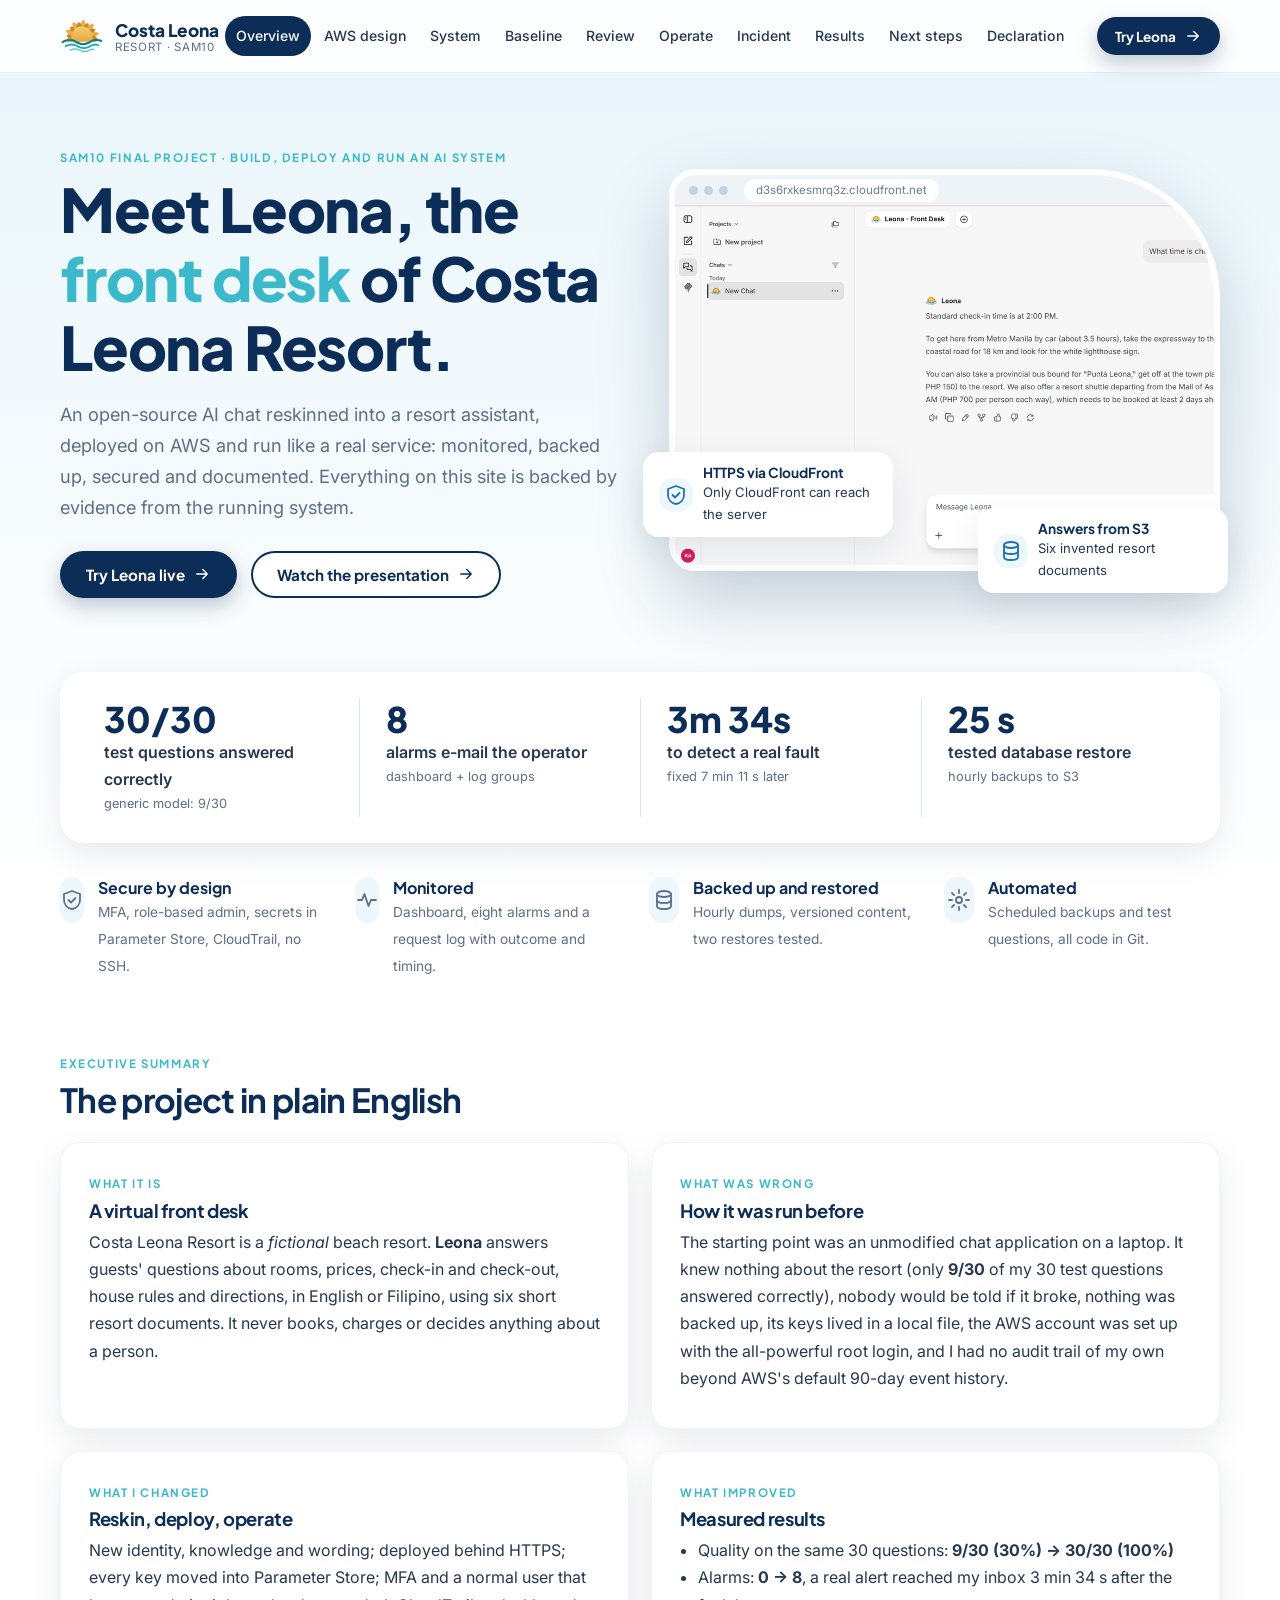
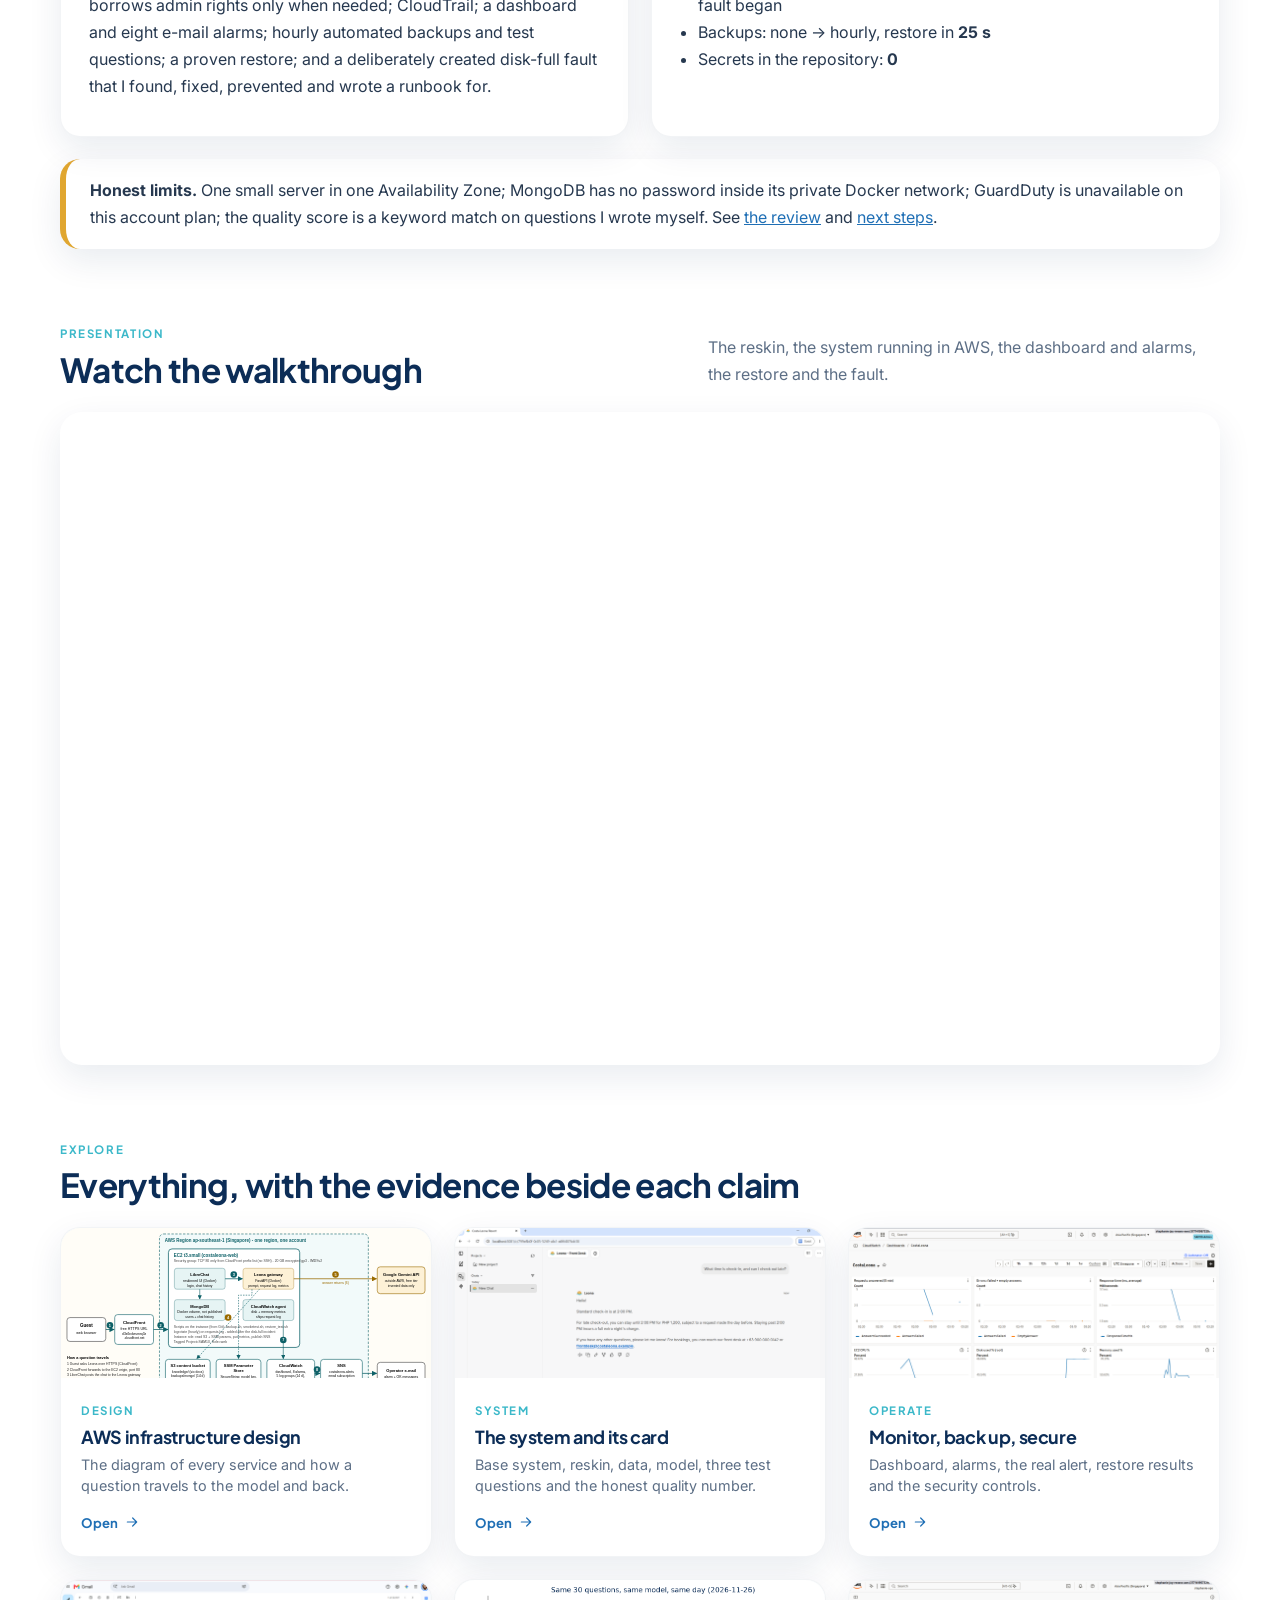
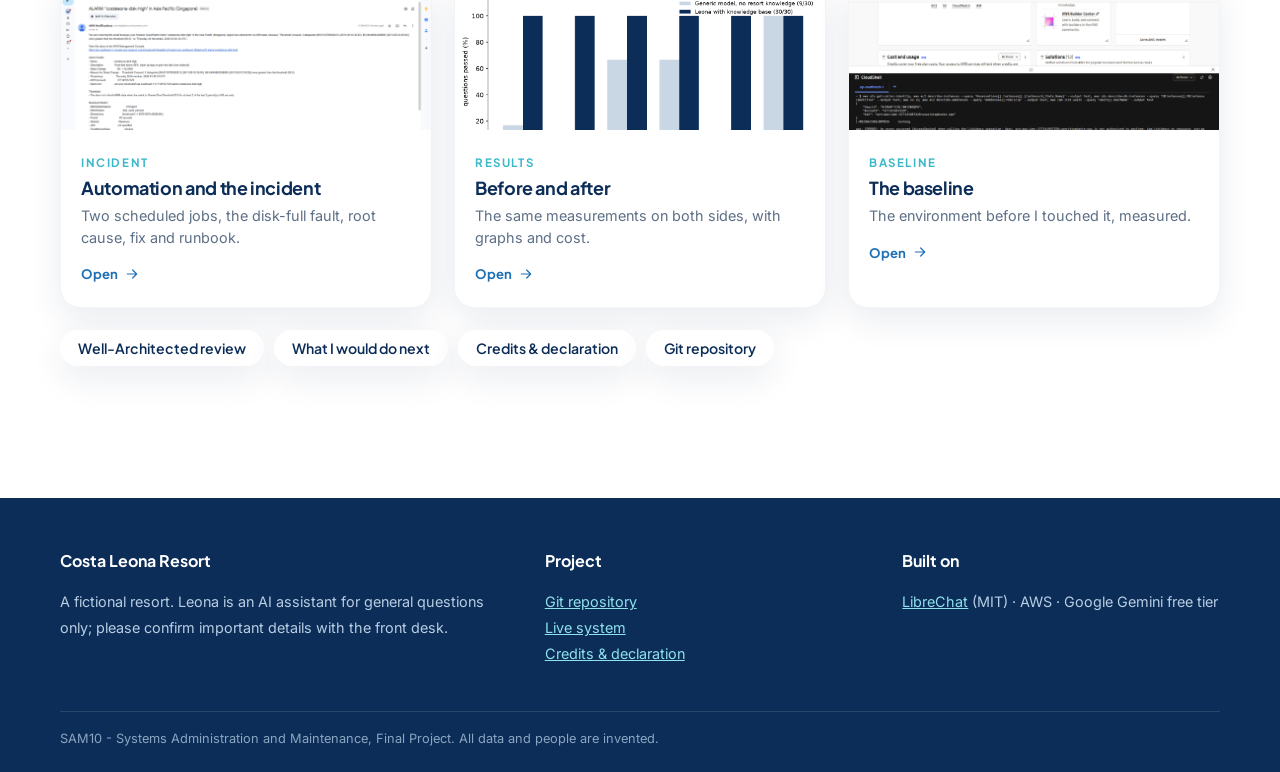
<file: docs/index.html>
<!doctype html><html lang="en"><head><meta charset="utf-8"><meta name="viewport" content="width=device-width,initial-scale=1">
<title>Executive summary | Costa Leona Resort - SAM10</title><meta name="description" content="Costa Leona Resort front-desk assistant: a reskinned LibreChat deployed, monitored, backed up and secured on AWS (SAM10 final project).">
<link rel="preconnect" href="https://fonts.googleapis.com"><link rel="preconnect" href="https://fonts.gstatic.com" crossorigin>
<link href="https://fonts.googleapis.com/css2?family=Inter:wght@400;500;600&family=Plus+Jakarta+Sans:wght@600;700;800&display=swap" rel="stylesheet">
<link rel="stylesheet" href="style.css"><link rel="icon" href="img/favicon-32x32.png"></head><body>
<header class="top"><div class="wrap bar"><a class="brand" href="index.html"><img src="img/logo-512.png" alt=""><span><b>Costa Leona</b><small>Resort &middot; SAM10</small></span></a>
<input type="checkbox" id="mt" class="mt"><label for="mt" class="burger" aria-label="Menu"><i></i><i></i><i></i></label>
<nav><a href="index.html" class=cur>Overview</a><a href="infrastructure.html">AWS design</a><a href="system.html">System</a><a href="baseline.html">Baseline</a><a href="well-architected.html">Review</a><a href="operations.html">Operate</a><a href="incident.html">Incident</a><a href="results.html">Results</a><a href="next-steps.html">Next steps</a><a href="declaration.html">Declaration</a></nav><a class="btn small" href="https://d3s6rxkesmrq3z.cloudfront.net">Try Leona <svg viewBox="0 0 24 24"><path d="M5 12h14M13 6l6 6-6 6"/></svg></a></div></header>
<main class="wrap">
<section class="hero"><div>
<span class="eyebrow">SAM10 final project &middot; build, deploy and run an AI system</span>
<h1>Meet Leona, the <em>front desk</em> of Costa Leona Resort.</h1>
<p class="lead">An open-source AI chat reskinned into a resort assistant, deployed on AWS and run like a real service: monitored, backed up, secured and documented. Everything on this site is backed by evidence from the running system.</p>
<div class="cta"><a class="btn" href="https://d3s6rxkesmrq3z.cloudfront.net">Try Leona live <svg viewBox="0 0 24 24"><path d="M5 12h14M13 6l6 6-6 6"/></svg></a><a class="btn ghost" href="#video">Watch the presentation <svg viewBox="0 0 24 24"><path d="M5 12h14M13 6l6 6-6 6"/></svg></a></div></div>
<div class="mock"><div class="frame"><div class="bar2"><i></i><i></i><i></i><span>d3s6rxkesmrq3z.cloudfront.net</span></div>
<img src="img/hero_chat.png" alt="Leona answering a guest question on the live AWS deployment"></div>
<div class="chip c1"><span class="ico"><svg viewBox="0 0 24 24"><path d="M12 3l8 3v6c0 4.5-3.2 8.2-8 9-4.8-.8-8-4.5-8-9V6l8-3z"/><path d="M8.5 12l2.5 2.5L15.5 10"/></svg></span><div><b>HTTPS via CloudFront</b>Only CloudFront can reach the server</div></div>
<div class="chip c2"><span class="ico"><svg viewBox="0 0 24 24"><ellipse cx="12" cy="6" rx="7" ry="3"/><path d="M5 6v6c0 1.7 3.1 3 7 3s7-1.3 7-3V6"/><path d="M5 12v6c0 1.7 3.1 3 7 3s7-1.3 7-3v-6"/></svg></span><div><b>Answers from S3</b>Six invented resort documents</div></div></div></section>

<div class="strip"><div class="stat"><b>30/30</b><span>test questions answered correctly</span><small>generic model: 9/30</small></div><div class="stat"><b>8</b><span>alarms e-mail the operator</span><small>dashboard + log groups</small></div>
<div class="stat"><b>3m 34s</b><span>to detect a real fault</span><small>fixed 7 min 11 s later</small></div><div class="stat"><b>25 s</b><span>tested database restore</span><small>hourly backups to S3</small></div></div>

<div class="feats">
<div class="feat"><span class="ico"><svg viewBox="0 0 24 24"><path d="M12 3l8 3v6c0 4.5-3.2 8.2-8 9-4.8-.8-8-4.5-8-9V6l8-3z"/><path d="M8.5 12l2.5 2.5L15.5 10"/></svg></span><div><b>Secure by design</b><span>MFA, role-based admin, secrets in Parameter Store, CloudTrail, no SSH.</span></div></div>
<div class="feat"><span class="ico"><svg viewBox="0 0 24 24"><path d="M3 12h4l2.5-6 4 12 2.5-6H21"/></svg></span><div><b>Monitored</b><span>Dashboard, eight alarms and a request log with outcome and timing.</span></div></div>
<div class="feat"><span class="ico"><svg viewBox="0 0 24 24"><ellipse cx="12" cy="6" rx="7" ry="3"/><path d="M5 6v6c0 1.7 3.1 3 7 3s7-1.3 7-3V6"/><path d="M5 12v6c0 1.7 3.1 3 7 3s7-1.3 7-3v-6"/></svg></span><div><b>Backed up and restored</b><span>Hourly dumps, versioned content, two restores tested.</span></div></div>
<div class="feat"><span class="ico"><svg viewBox="0 0 24 24"><circle cx="12" cy="12" r="3"/><path d="M12 2v3M12 19v3M2 12h3M19 12h3M4.9 4.9l2.1 2.1M17 17l2.1 2.1M19.1 4.9L17 7M7 17l-2.1 2.1"/></svg></span><div><b>Automated</b><span>Scheduled backups and test questions, all code in Git.</span></div></div></div>

<div class="sechead"><div><span class="eyebrow">Executive summary</span><h2>The project in plain English</h2></div></div>
<div class="grid two">
<div class="panel"><span class="eyebrow">What it is</span><h3>A virtual front desk</h3><p>Costa Leona Resort is a <em>fictional</em> beach resort. <b>Leona</b> answers guests' questions about rooms, prices, check-in and check-out, house rules and directions, in English or Filipino, using six short resort documents. It never books, charges or decides anything about a person.</p></div>
<div class="panel"><span class="eyebrow">What was wrong</span><h3>How it was run before</h3><p>The starting point was an unmodified chat application on a laptop. It knew nothing about the resort (only <b>9/30</b> of my 30 test questions answered correctly), nobody would be told if it broke, nothing was backed up, its keys lived in a local file, the AWS account was set up with the all-powerful root login, and I had no audit trail of my own beyond AWS's default 90-day event history.</p></div>
<div class="panel"><span class="eyebrow">What I changed</span><h3>Reskin, deploy, operate</h3><p>New identity, knowledge and wording; deployed behind HTTPS; every key moved into Parameter Store; MFA and a normal user that borrows admin rights only when needed; CloudTrail; a dashboard and eight e-mail alarms; hourly automated backups and test questions; a proven restore; and a deliberately created disk-full fault that I found, fixed, prevented and wrote a runbook for.</p></div>
<div class="panel"><span class="eyebrow">What improved</span><h3>Measured results</h3><ul>
<li>Quality on the same 30 questions: <b>9/30 (30%) &rarr; 30/30 (100%)</b></li><li>Alarms: <b>0 &rarr; 8</b>, a real alert reached my inbox 3 min 34 s after the fault began</li>
<li>Backups: none &rarr; hourly, restore in <b>25 s</b></li><li>Secrets in the repository: <b>0</b></li></ul></div></div>
<div class="box"><b>Honest limits.</b> One small server in one Availability Zone; MongoDB has no password inside its private Docker network; GuardDuty is unavailable on this account plan; the quality score is a keyword match on questions I wrote myself. See <a href="well-architected.html">the review</a> and <a href="next-steps.html">next steps</a>.</div>

<div class="sechead" id="video"><div><span class="eyebrow">Presentation</span><h2>Watch the walkthrough</h2></div><p>The reskin, the system running in AWS, the dashboard and alarms, the restore and the fault.</p></div>
<div class="video"><iframe src="https://www.youtube.com/embed/_BdlKibI3bs" title="Costa Leona presentation" allowfullscreen loading="lazy"></iframe></div>

<div class="sechead"><div><span class="eyebrow">Explore</span><h2>Everything, with the evidence beside each claim</h2></div></div>
<div class="grid three">
<a class="card" href="infrastructure.html"><div class="thumb"><img src="img/architecture.svg" alt="" loading="lazy"></div><div class="cbody"><span class="eyebrow">Design</span><h3>AWS infrastructure design</h3><p>The diagram of every service and how a question travels to the model and back.</p><span class="more">Open <svg viewBox="0 0 24 24"><path d="M5 12h14M13 6l6 6-6 6"/></svg></span></div></a>
<a class="card" href="system.html"><div class="thumb"><img src="img/11_reskin_chat_answer.png" alt="" loading="lazy"></div><div class="cbody"><span class="eyebrow">System</span><h3>The system and its card</h3><p>Base system, reskin, data, model, three test questions and the honest quality number.</p><span class="more">Open <svg viewBox="0 0 24 24"><path d="M5 12h14M13 6l6 6-6 6"/></svg></span></div></a>
<a class="card" href="operations.html"><div class="thumb"><img src="img/28_cloudwatch_dashboard_before_incident.png" alt="" loading="lazy"></div><div class="cbody"><span class="eyebrow">Operate</span><h3>Monitor, back up, secure</h3><p>Dashboard, alarms, the real alert, restore results and the security controls.</p><span class="more">Open <svg viewBox="0 0 24 24"><path d="M5 12h14M13 6l6 6-6 6"/></svg></span></div></a>
<a class="card" href="incident.html"><div class="thumb"><img src="img/30_alert_email_disk_high.png" alt="" loading="lazy"></div><div class="cbody"><span class="eyebrow">Incident</span><h3>Automation and the incident</h3><p>Two scheduled jobs, the disk-full fault, root cause, fix and runbook.</p><span class="more">Open <svg viewBox="0 0 24 24"><path d="M5 12h14M13 6l6 6-6 6"/></svg></span></div></a>
<a class="card" href="results.html"><div class="thumb"><img src="img/chart_quality.png" alt="" loading="lazy"></div><div class="cbody"><span class="eyebrow">Results</span><h3>Before and after</h3><p>The same measurements on both sides, with graphs and cost.</p><span class="more">Open <svg viewBox="0 0 24 24"><path d="M5 12h14M13 6l6 6-6 6"/></svg></span></div></a>
<a class="card" href="baseline.html"><div class="thumb"><img src="img/05_baseline_inventory_cloudshell.png" alt="" loading="lazy"></div><div class="cbody"><span class="eyebrow">Baseline</span><h3>The baseline</h3><p>The environment before I touched it, measured.</p><span class="more">Open <svg viewBox="0 0 24 24"><path d="M5 12h14M13 6l6 6-6 6"/></svg></span></div></a></div>
<div class="linkrow"><a href="well-architected.html">Well-Architected review</a><a href="next-steps.html">What I would do next</a><a href="declaration.html">Credits &amp; declaration</a><a href="https://github.com/teptepphhh/costa-leona-resort">Git repository</a></div>
</main>
<footer><div class="wrap fcols"><div><b>Costa Leona Resort</b><p>A fictional resort. Leona is an AI assistant for general questions only; please confirm important details with the front desk.</p></div>
<div><b>Project</b><p><a href="https://github.com/teptepphhh/costa-leona-resort">Git repository</a><br><a href="https://d3s6rxkesmrq3z.cloudfront.net">Live system</a><br><a href="declaration.html">Credits &amp; declaration</a></p></div>
<div><b>Built on</b><p><a href="https://github.com/danny-avila/LibreChat">LibreChat</a> (MIT) &middot; AWS &middot; Google Gemini free tier</p></div></div>
<div class="wrap copy">SAM10 - Systems Administration and Maintenance, Final Project. All data and people are invented.</div></footer></body></html>
</file>
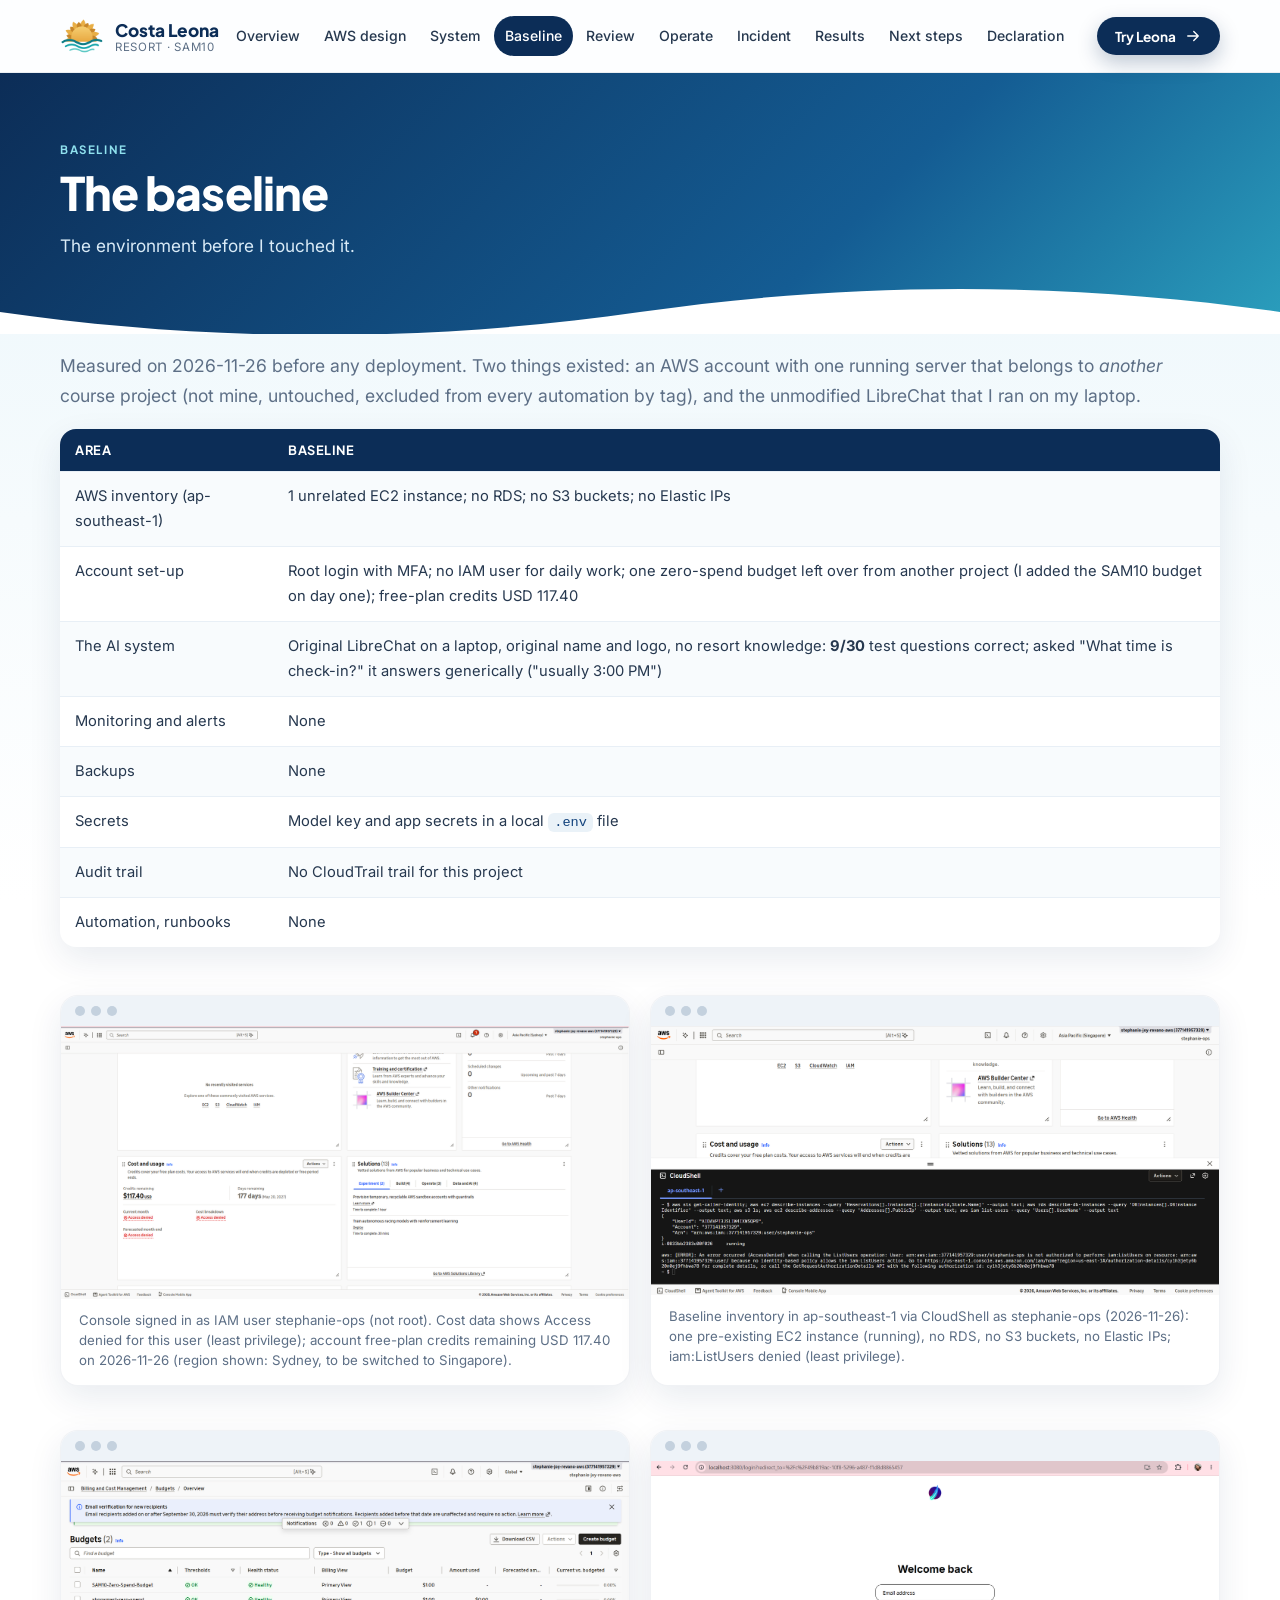
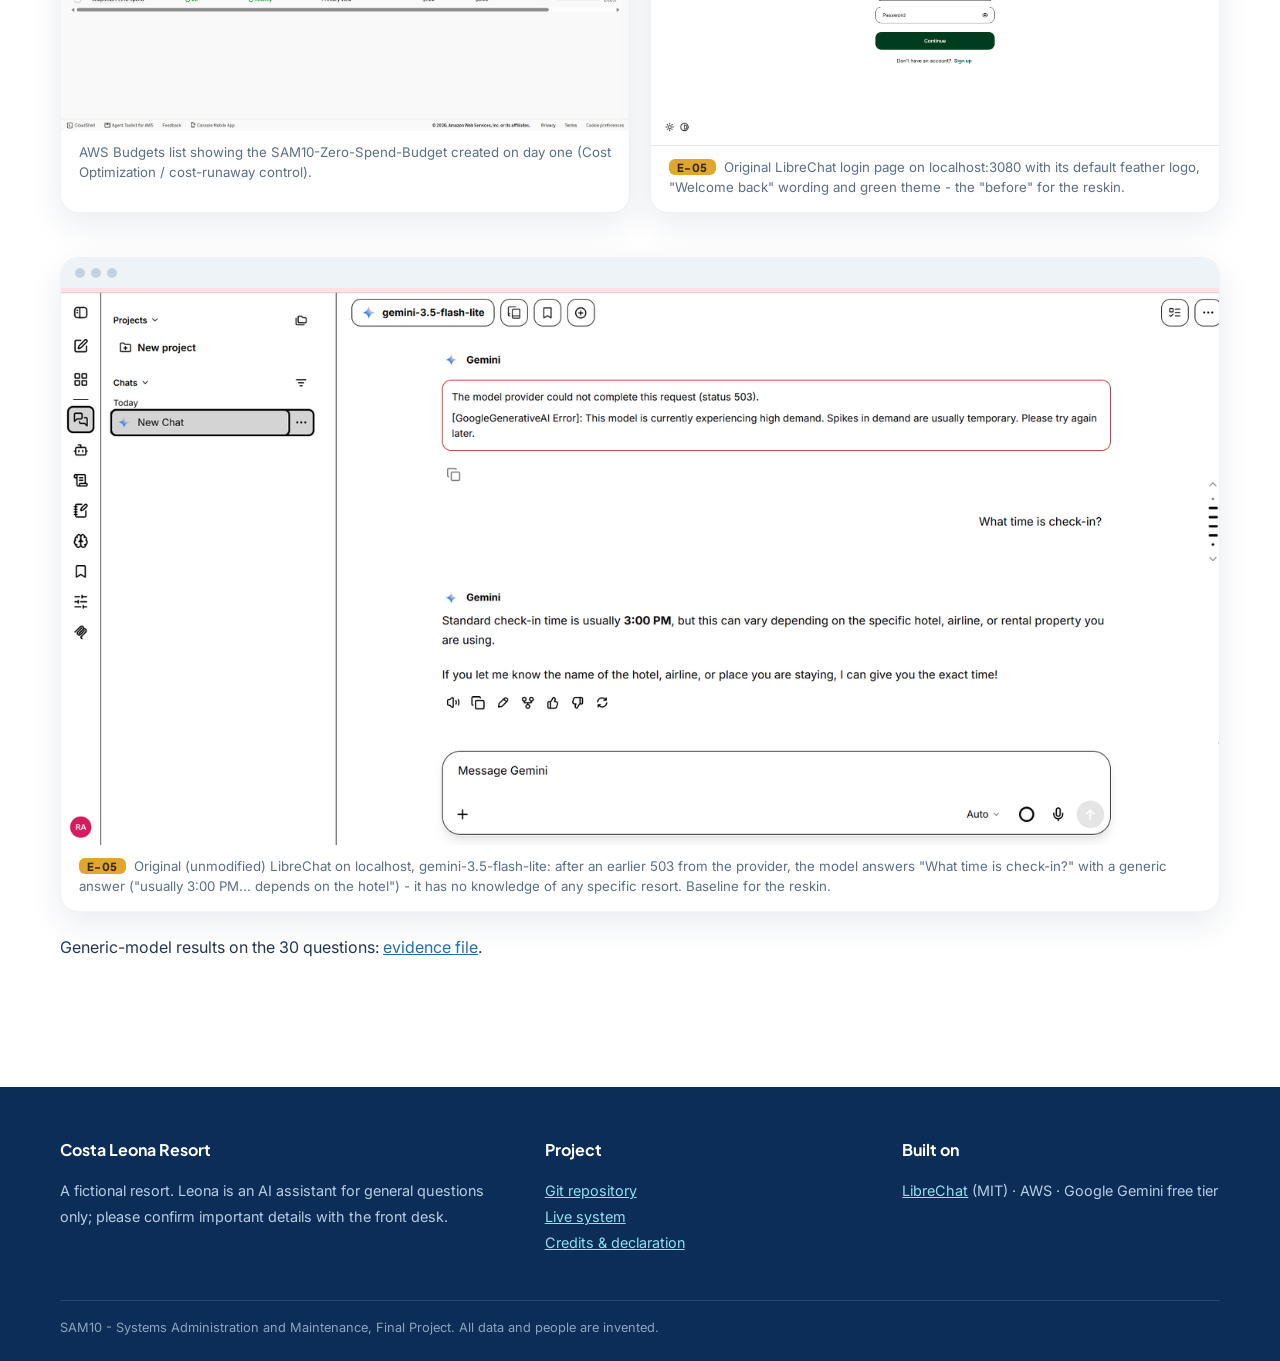
<file: docs/baseline.html>
<!doctype html><html lang="en"><head><meta charset="utf-8"><meta name="viewport" content="width=device-width,initial-scale=1">
<title>The baseline | Costa Leona Resort - SAM10</title><meta name="description" content="Costa Leona Resort front-desk assistant: a reskinned LibreChat deployed, monitored, backed up and secured on AWS (SAM10 final project).">
<link rel="preconnect" href="https://fonts.googleapis.com"><link rel="preconnect" href="https://fonts.gstatic.com" crossorigin>
<link href="https://fonts.googleapis.com/css2?family=Inter:wght@400;500;600&family=Plus+Jakarta+Sans:wght@600;700;800&display=swap" rel="stylesheet">
<link rel="stylesheet" href="style.css"><link rel="icon" href="img/favicon-32x32.png"></head><body>
<header class="top"><div class="wrap bar"><a class="brand" href="index.html"><img src="img/logo-512.png" alt=""><span><b>Costa Leona</b><small>Resort &middot; SAM10</small></span></a>
<input type="checkbox" id="mt" class="mt"><label for="mt" class="burger" aria-label="Menu"><i></i><i></i><i></i></label>
<nav><a href="index.html">Overview</a><a href="infrastructure.html">AWS design</a><a href="system.html">System</a><a href="baseline.html" class=cur>Baseline</a><a href="well-architected.html">Review</a><a href="operations.html">Operate</a><a href="incident.html">Incident</a><a href="results.html">Results</a><a href="next-steps.html">Next steps</a><a href="declaration.html">Declaration</a></nav><a class="btn small" href="https://d3s6rxkesmrq3z.cloudfront.net">Try Leona <svg viewBox="0 0 24 24"><path d="M5 12h14M13 6l6 6-6 6"/></svg></a></div></header>
<section class="phero"><div class="wrap"><span class="eyebrow">Baseline</span><h1>The baseline</h1><p>The environment before I touched it.</p></div><svg class="wavebot" viewBox="0 0 1440 60" preserveAspectRatio="none"><path d="M0 30c240 40 480 40 720 0s480-40 720 0v30H0z"/></svg></section><main class="wrap">
<p class="lead2">Measured on 2026-11-26 before any deployment. Two things existed: an AWS account with one running server that belongs to <em>another</em> course project (not mine, untouched, excluded from every automation by tag), and the unmodified LibreChat that I ran on my laptop.</p>
<table><tr><th>Area</th><th>Baseline</th></tr>
<tr><td>AWS inventory (ap-southeast-1)</td><td>1 unrelated EC2 instance; no RDS; no S3 buckets; no Elastic IPs</td></tr>
<tr><td>Account set-up</td><td>Root login with MFA; no IAM user for daily work; one zero-spend budget left over from another project (I added the SAM10 budget on day one); free-plan credits USD 117.40</td></tr>
<tr><td>The AI system</td><td>Original LibreChat on a laptop, original name and logo, no resort knowledge: <b>9/30</b> test questions correct; asked "What time is check-in?" it answers generically ("usually 3:00 PM")</td></tr>
<tr><td>Monitoring and alerts</td><td>None</td></tr><tr><td>Backups</td><td>None</td></tr>
<tr><td>Secrets</td><td>Model key and app secrets in a local <code>.env</code> file</td></tr>
<tr><td>Audit trail</td><td>No CloudTrail trail for this project</td></tr><tr><td>Automation, runbooks</td><td>None</td></tr></table>
<div class="cols"><figure class="shot"><div class="bar"><i></i><i></i><i></i></div><a href="img/04_signed_in_as_iam_user_credits.png"><img src="img/04_signed_in_as_iam_user_credits.png" alt="Console signed in as IAM user stephanie-ops (not root). Cost data shows Access denied for this user (least pri" loading="lazy"></a><figcaption>Console signed in as IAM user stephanie-ops (not root). Cost data shows Access denied for this user (least privilege); account free-plan credits remaining USD 117.40 on 2026-11-26 (region shown: Sydney, to be switched to Singapore).</figcaption></figure><figure class="shot"><div class="bar"><i></i><i></i><i></i></div><a href="img/05_baseline_inventory_cloudshell.png"><img src="img/05_baseline_inventory_cloudshell.png" alt="Baseline inventory in ap-southeast-1 via CloudShell as stephanie-ops (2026-11-26): one pre-existing EC2 instan" loading="lazy"></a><figcaption>Baseline inventory in ap-southeast-1 via CloudShell as stephanie-ops (2026-11-26): one pre-existing EC2 instance (running), no RDS, no S3 buckets, no Elastic IPs; iam:ListUsers denied (least privilege).</figcaption></figure></div>
<div class="cols"><figure class="shot"><div class="bar"><i></i><i></i><i></i></div><a href="img/01_budget_alert_created.png"><img src="img/01_budget_alert_created.png" alt="AWS Budgets list showing the SAM10-Zero-Spend-Budget created on day one (Cost Optimization / cost-runaway cont" loading="lazy"></a><figcaption>AWS Budgets list showing the SAM10-Zero-Spend-Budget created on day one (Cost Optimization / cost-runaway control).</figcaption></figure><figure class="shot"><div class="bar"><i></i><i></i><i></i></div><a href="img/09_original_login_branding.png"><img src="img/09_original_login_branding.png" alt="Original LibreChat login page on localhost:3080 with its default feather logo, &quot;Welcome back&quot; wording and gree" loading="lazy"></a><figcaption><span class="ev">E-05</span>Original LibreChat login page on localhost:3080 with its default feather logo, &quot;Welcome back&quot; wording and green theme - the &quot;before&quot; for the reskin.</figcaption></figure></div>
<figure class="shot"><div class="bar"><i></i><i></i><i></i></div><a href="img/08_local_original_generic_answer.png"><img src="img/08_local_original_generic_answer.png" alt="Original (unmodified) LibreChat on localhost, gemini-3.5-flash-lite: after an earlier 503 from the provider, t" loading="lazy"></a><figcaption><span class="ev">E-05</span>Original (unmodified) LibreChat on localhost, gemini-3.5-flash-lite: after an earlier 503 from the provider, the model answers &quot;What time is check-in?&quot; with a generic answer (&quot;usually 3:00 PM... depends on the hotel&quot;) - it has no knowledge of any specific resort. Baseline for the reskin.</figcaption></figure>
<p>Generic-model results on the 30 questions: <a href="evidence/eval_baseline_generic_2026-11-26.json">evidence file</a>.</p>
</main>
<footer><div class="wrap fcols"><div><b>Costa Leona Resort</b><p>A fictional resort. Leona is an AI assistant for general questions only; please confirm important details with the front desk.</p></div>
<div><b>Project</b><p><a href="https://github.com/teptepphhh/costa-leona-resort">Git repository</a><br><a href="https://d3s6rxkesmrq3z.cloudfront.net">Live system</a><br><a href="declaration.html">Credits &amp; declaration</a></p></div>
<div><b>Built on</b><p><a href="https://github.com/danny-avila/LibreChat">LibreChat</a> (MIT) &middot; AWS &middot; Google Gemini free tier</p></div></div>
<div class="wrap copy">SAM10 - Systems Administration and Maintenance, Final Project. All data and people are invented.</div></footer></body></html>
</file>
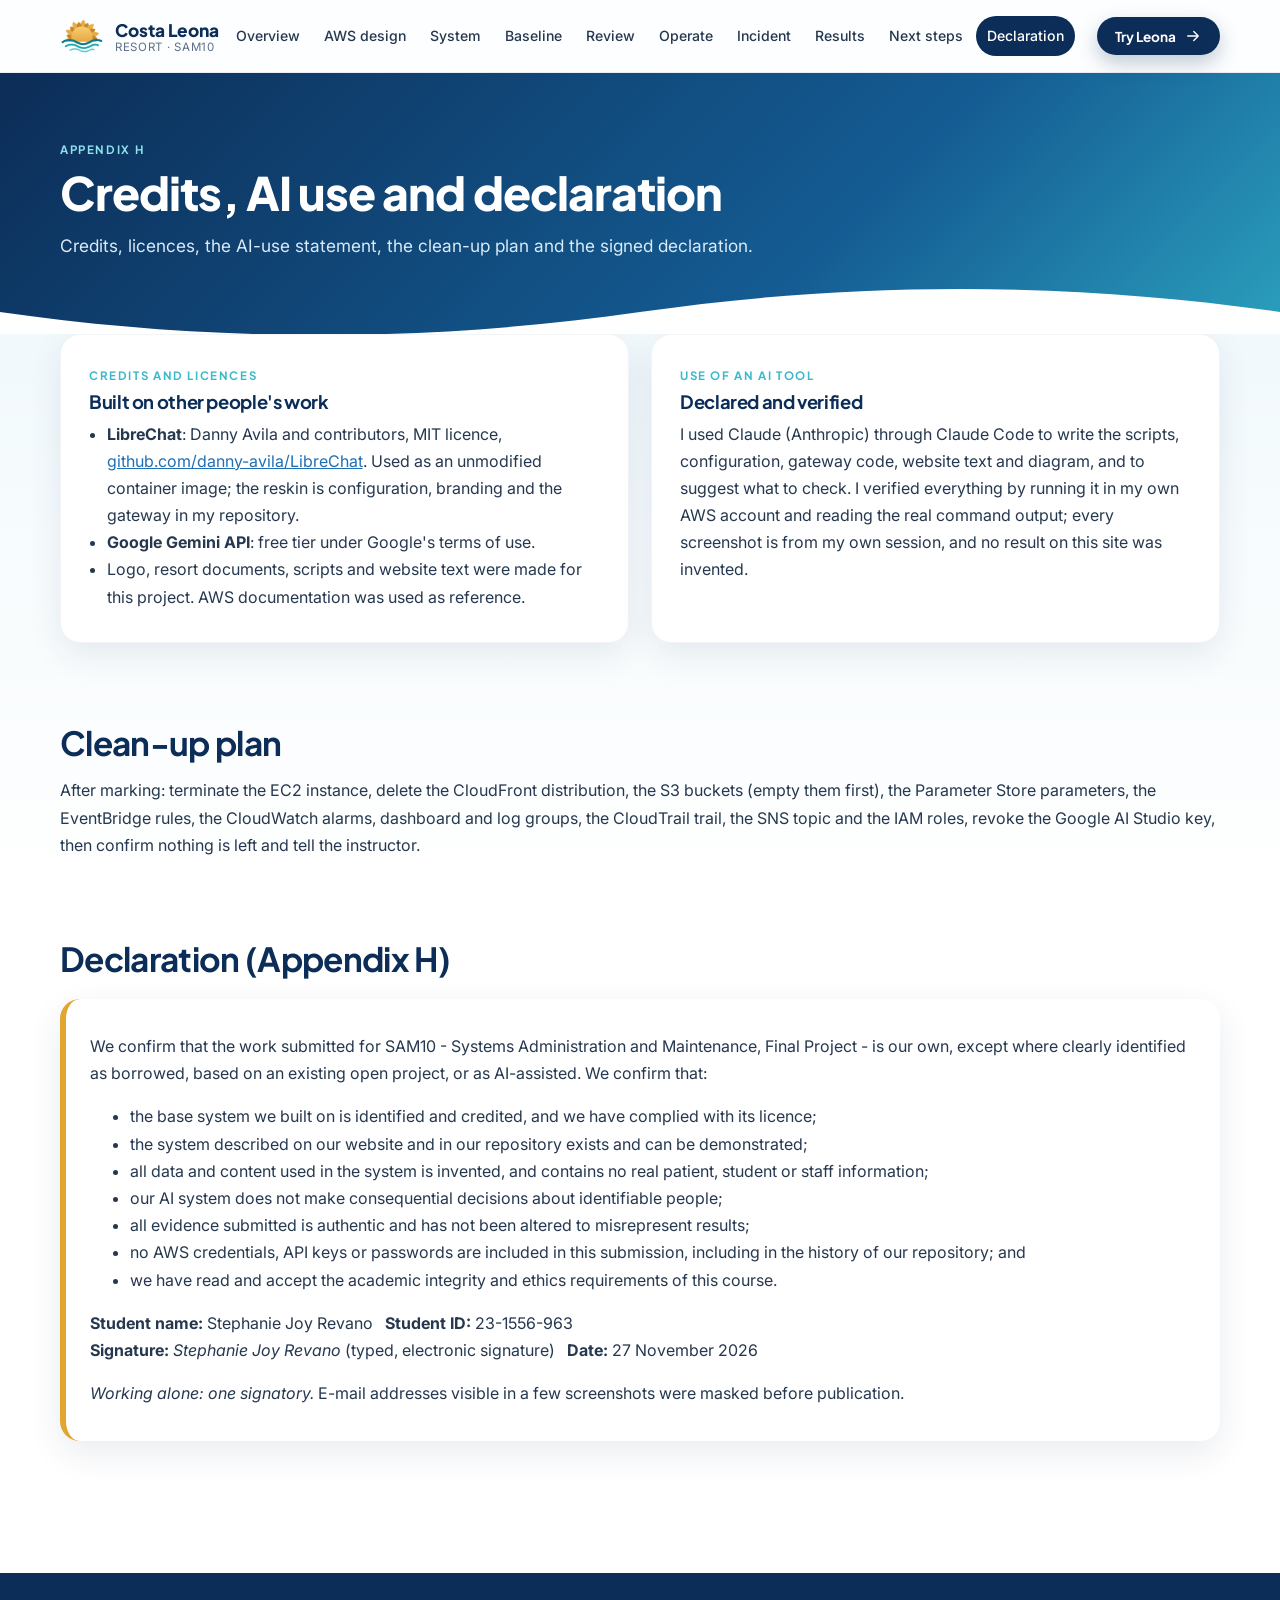
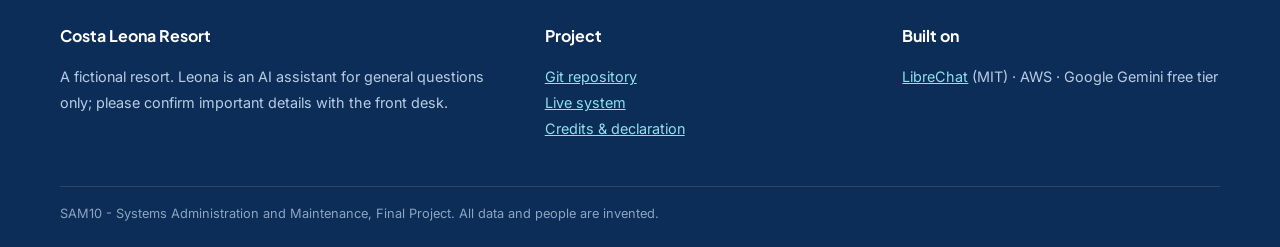
<file: docs/declaration.html>
<!doctype html><html lang="en"><head><meta charset="utf-8"><meta name="viewport" content="width=device-width,initial-scale=1">
<title>Credits, AI use and declaration | Costa Leona Resort - SAM10</title><meta name="description" content="Costa Leona Resort front-desk assistant: a reskinned LibreChat deployed, monitored, backed up and secured on AWS (SAM10 final project).">
<link rel="preconnect" href="https://fonts.googleapis.com"><link rel="preconnect" href="https://fonts.gstatic.com" crossorigin>
<link href="https://fonts.googleapis.com/css2?family=Inter:wght@400;500;600&family=Plus+Jakarta+Sans:wght@600;700;800&display=swap" rel="stylesheet">
<link rel="stylesheet" href="style.css"><link rel="icon" href="img/favicon-32x32.png"></head><body>
<header class="top"><div class="wrap bar"><a class="brand" href="index.html"><img src="img/logo-512.png" alt=""><span><b>Costa Leona</b><small>Resort &middot; SAM10</small></span></a>
<input type="checkbox" id="mt" class="mt"><label for="mt" class="burger" aria-label="Menu"><i></i><i></i><i></i></label>
<nav><a href="index.html">Overview</a><a href="infrastructure.html">AWS design</a><a href="system.html">System</a><a href="baseline.html">Baseline</a><a href="well-architected.html">Review</a><a href="operations.html">Operate</a><a href="incident.html">Incident</a><a href="results.html">Results</a><a href="next-steps.html">Next steps</a><a href="declaration.html" class=cur>Declaration</a></nav><a class="btn small" href="https://d3s6rxkesmrq3z.cloudfront.net">Try Leona <svg viewBox="0 0 24 24"><path d="M5 12h14M13 6l6 6-6 6"/></svg></a></div></header>
<section class="phero"><div class="wrap"><span class="eyebrow">Appendix H</span><h1>Credits, AI use and declaration</h1><p>Credits, licences, the AI-use statement, the clean-up plan and the signed declaration.</p></div><svg class="wavebot" viewBox="0 0 1440 60" preserveAspectRatio="none"><path d="M0 30c240 40 480 40 720 0s480-40 720 0v30H0z"/></svg></section><main class="wrap">
<div class="grid two">
<div class="panel"><span class="eyebrow">Credits and licences</span><h3>Built on other people's work</h3><ul>
<li><b>LibreChat</b>: Danny Avila and contributors, MIT licence, <a href="https://github.com/danny-avila/LibreChat">github.com/danny-avila/LibreChat</a>. Used as an unmodified container image; the reskin is configuration, branding and the gateway in my repository.</li>
<li><b>Google Gemini API</b>: free tier under Google's terms of use.</li><li>Logo, resort documents, scripts and website text were made for this project. AWS documentation was used as reference.</li></ul></div>
<div class="panel"><span class="eyebrow">Use of an AI tool</span><h3>Declared and verified</h3><p>I used Claude (Anthropic) through Claude Code to write the scripts, configuration, gateway code, website text and diagram, and to suggest what to check. I verified everything by running it in my own AWS account and reading the real command output; every screenshot is from my own session, and no result on this site was invented.</p></div></div>
<h2>Clean-up plan</h2>
<p>After marking: terminate the EC2 instance, delete the CloudFront distribution, the S3 buckets (empty them first), the Parameter Store parameters, the EventBridge rules, the CloudWatch alarms, dashboard and log groups, the CloudTrail trail, the SNS topic and the IAM roles, revoke the Google AI Studio key, then confirm nothing is left and tell the instructor.</p>
<h2>Declaration (Appendix H)</h2>
<div class="box"><p>We confirm that the work submitted for SAM10 - Systems Administration and Maintenance, Final Project - is our own, except where clearly identified as borrowed, based on an existing open project, or as AI-assisted. We confirm that:</p><ul>
<li>the base system we built on is identified and credited, and we have complied with its licence;</li><li>the system described on our website and in our repository exists and can be demonstrated;</li>
<li>all data and content used in the system is invented, and contains no real patient, student or staff information;</li><li>our AI system does not make consequential decisions about identifiable people;</li>
<li>all evidence submitted is authentic and has not been altered to misrepresent results;</li>
<li>no AWS credentials, API keys or passwords are included in this submission, including in the history of our repository; and</li>
<li>we have read and accept the academic integrity and ethics requirements of this course.</li></ul>
<p><b>Student name:</b> Stephanie Joy Revano &nbsp; <b>Student ID:</b> 23-1556-963<br><b>Signature:</b> <i>Stephanie Joy Revano</i> (typed, electronic signature) &nbsp; <b>Date:</b> 27 November 2026</p>
<p><em>Working alone: one signatory.</em> E-mail addresses visible in a few screenshots were masked before publication.</p></div>
</main>
<footer><div class="wrap fcols"><div><b>Costa Leona Resort</b><p>A fictional resort. Leona is an AI assistant for general questions only; please confirm important details with the front desk.</p></div>
<div><b>Project</b><p><a href="https://github.com/teptepphhh/costa-leona-resort">Git repository</a><br><a href="https://d3s6rxkesmrq3z.cloudfront.net">Live system</a><br><a href="declaration.html">Credits &amp; declaration</a></p></div>
<div><b>Built on</b><p><a href="https://github.com/danny-avila/LibreChat">LibreChat</a> (MIT) &middot; AWS &middot; Google Gemini free tier</p></div></div>
<div class="wrap copy">SAM10 - Systems Administration and Maintenance, Final Project. All data and people are invented.</div></footer></body></html>
</file>
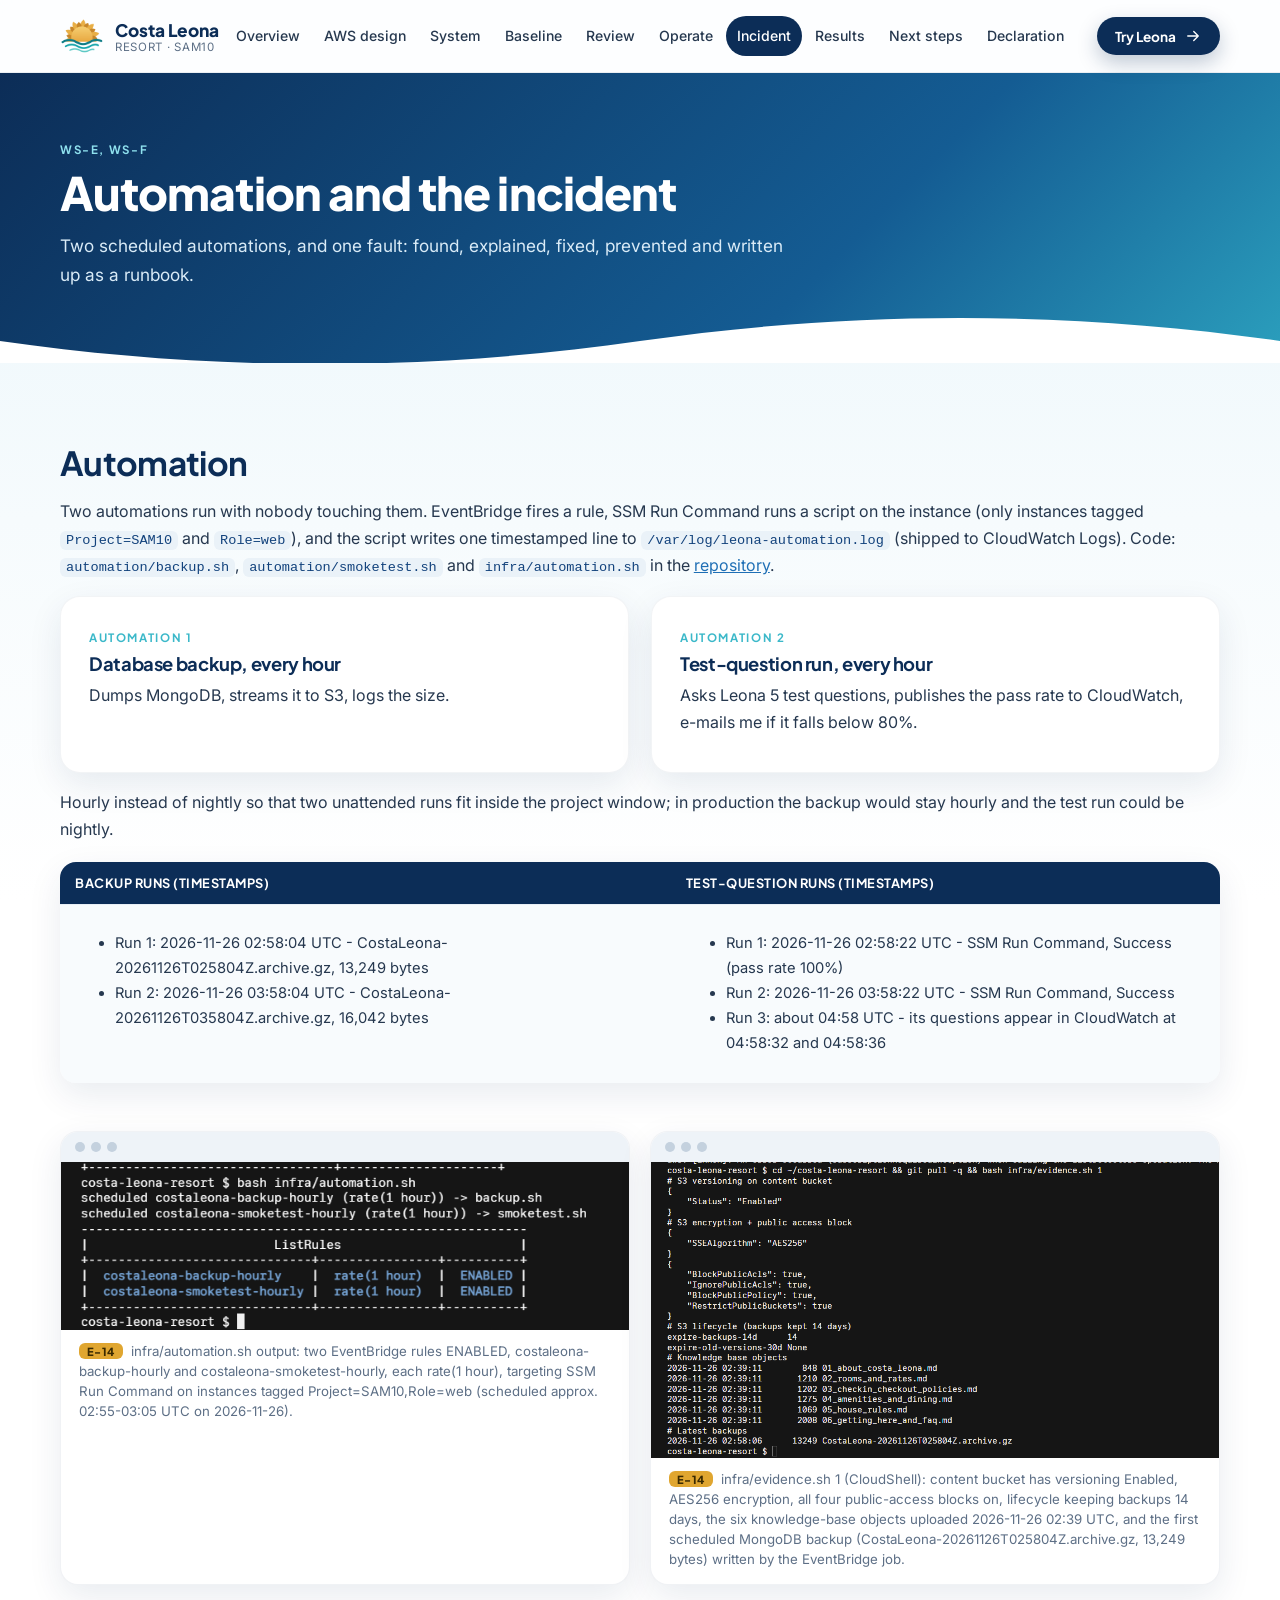
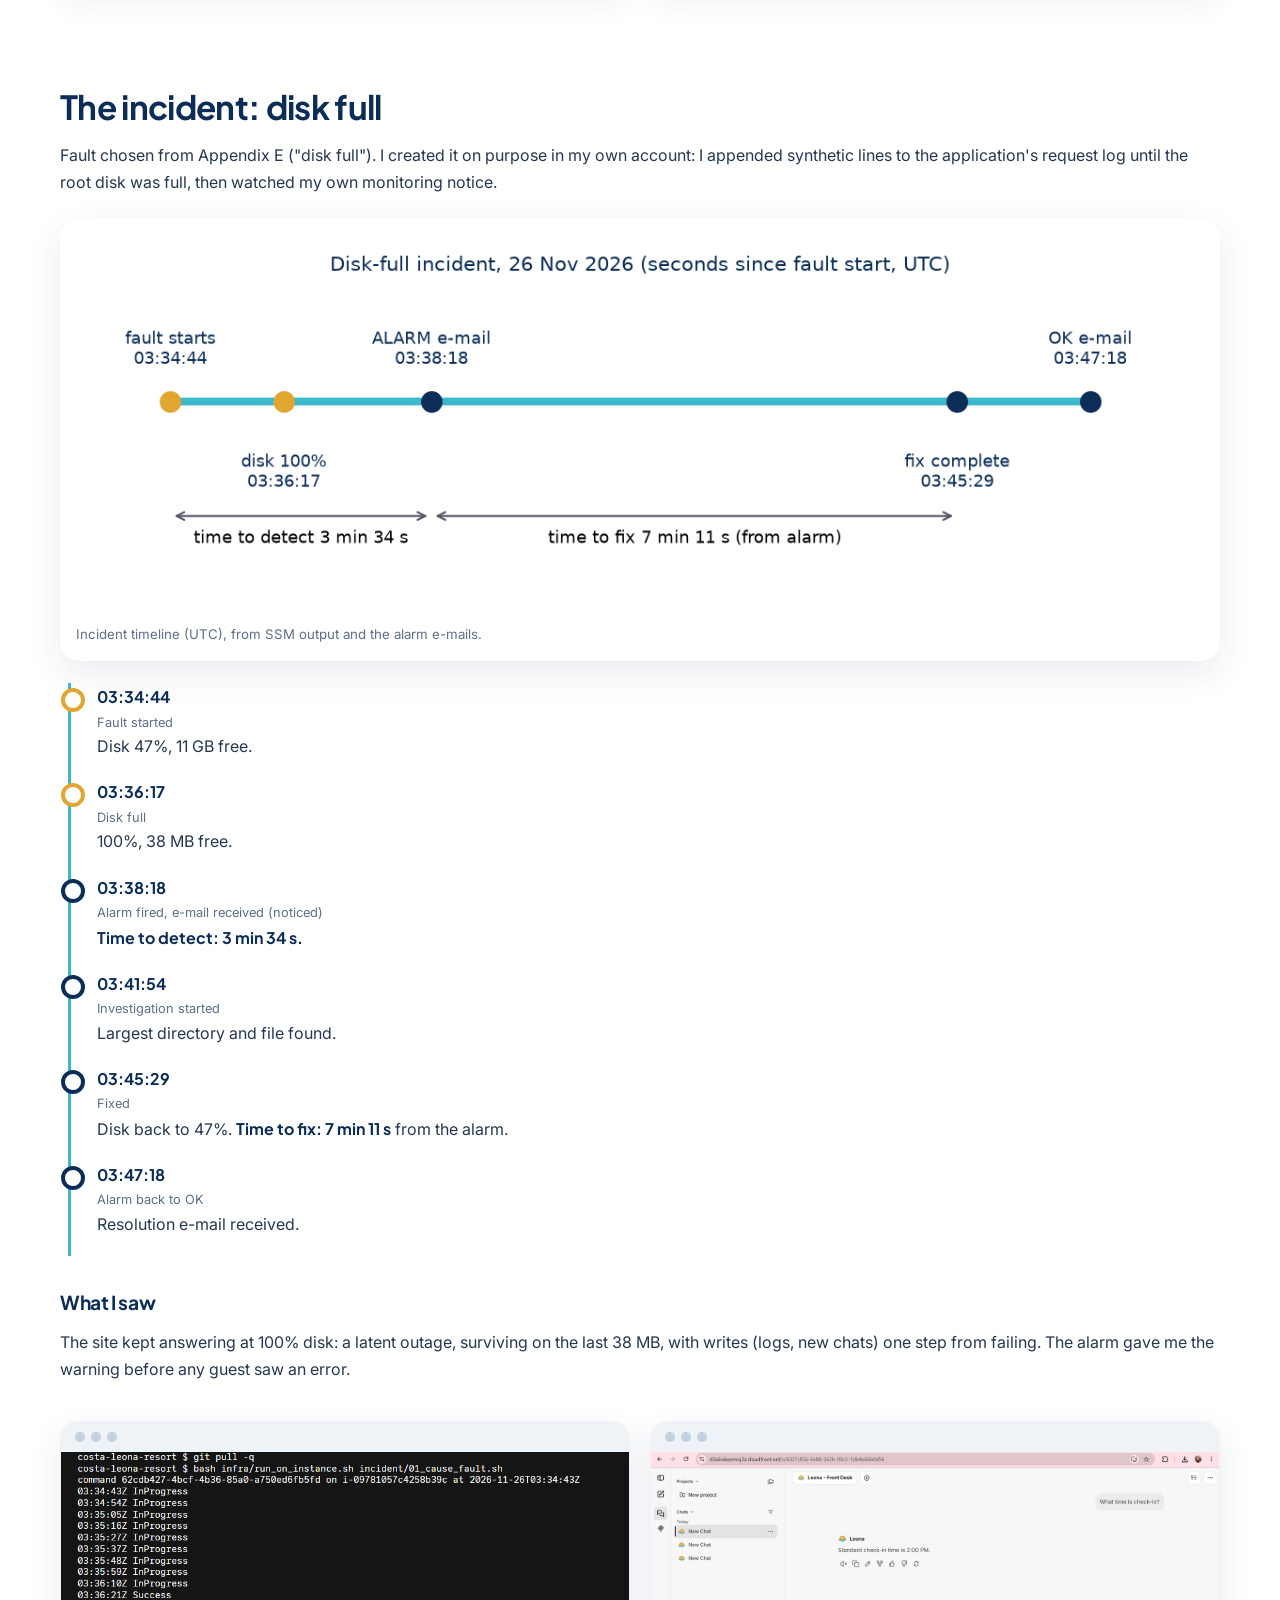
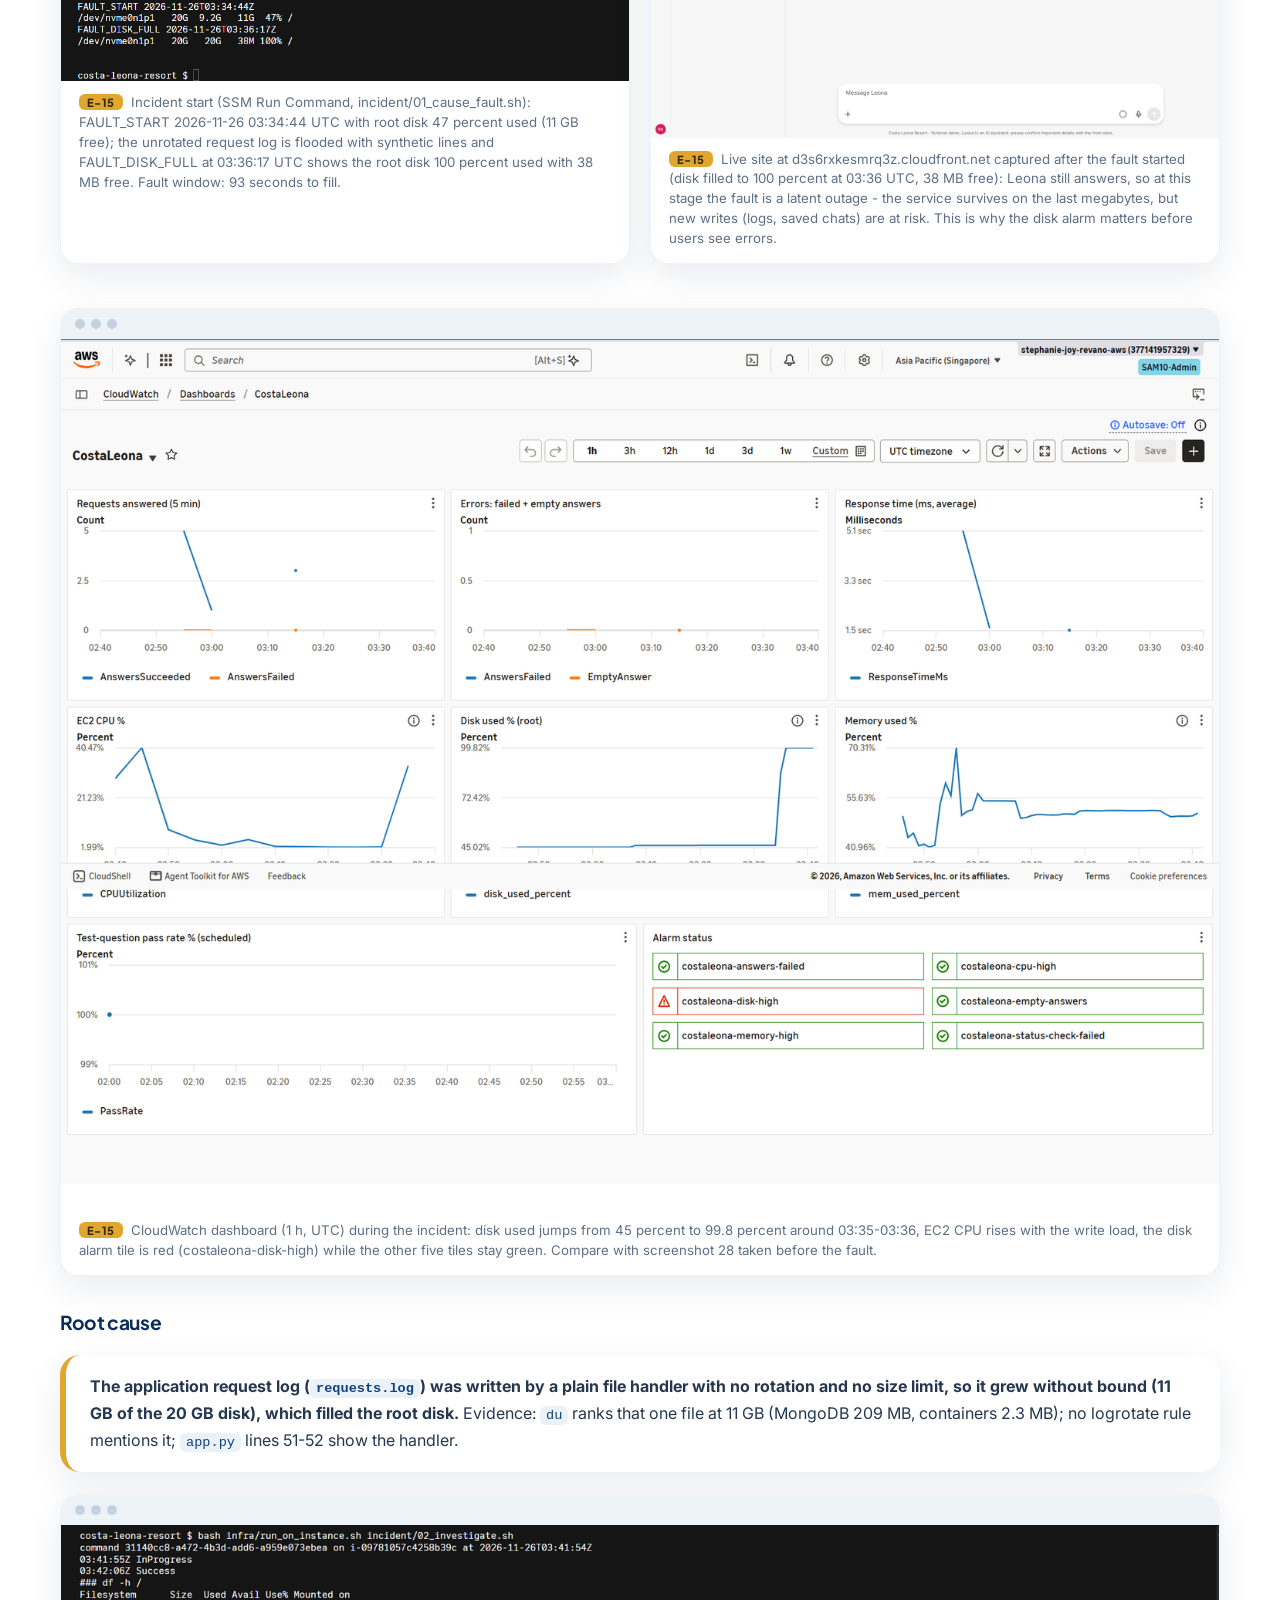
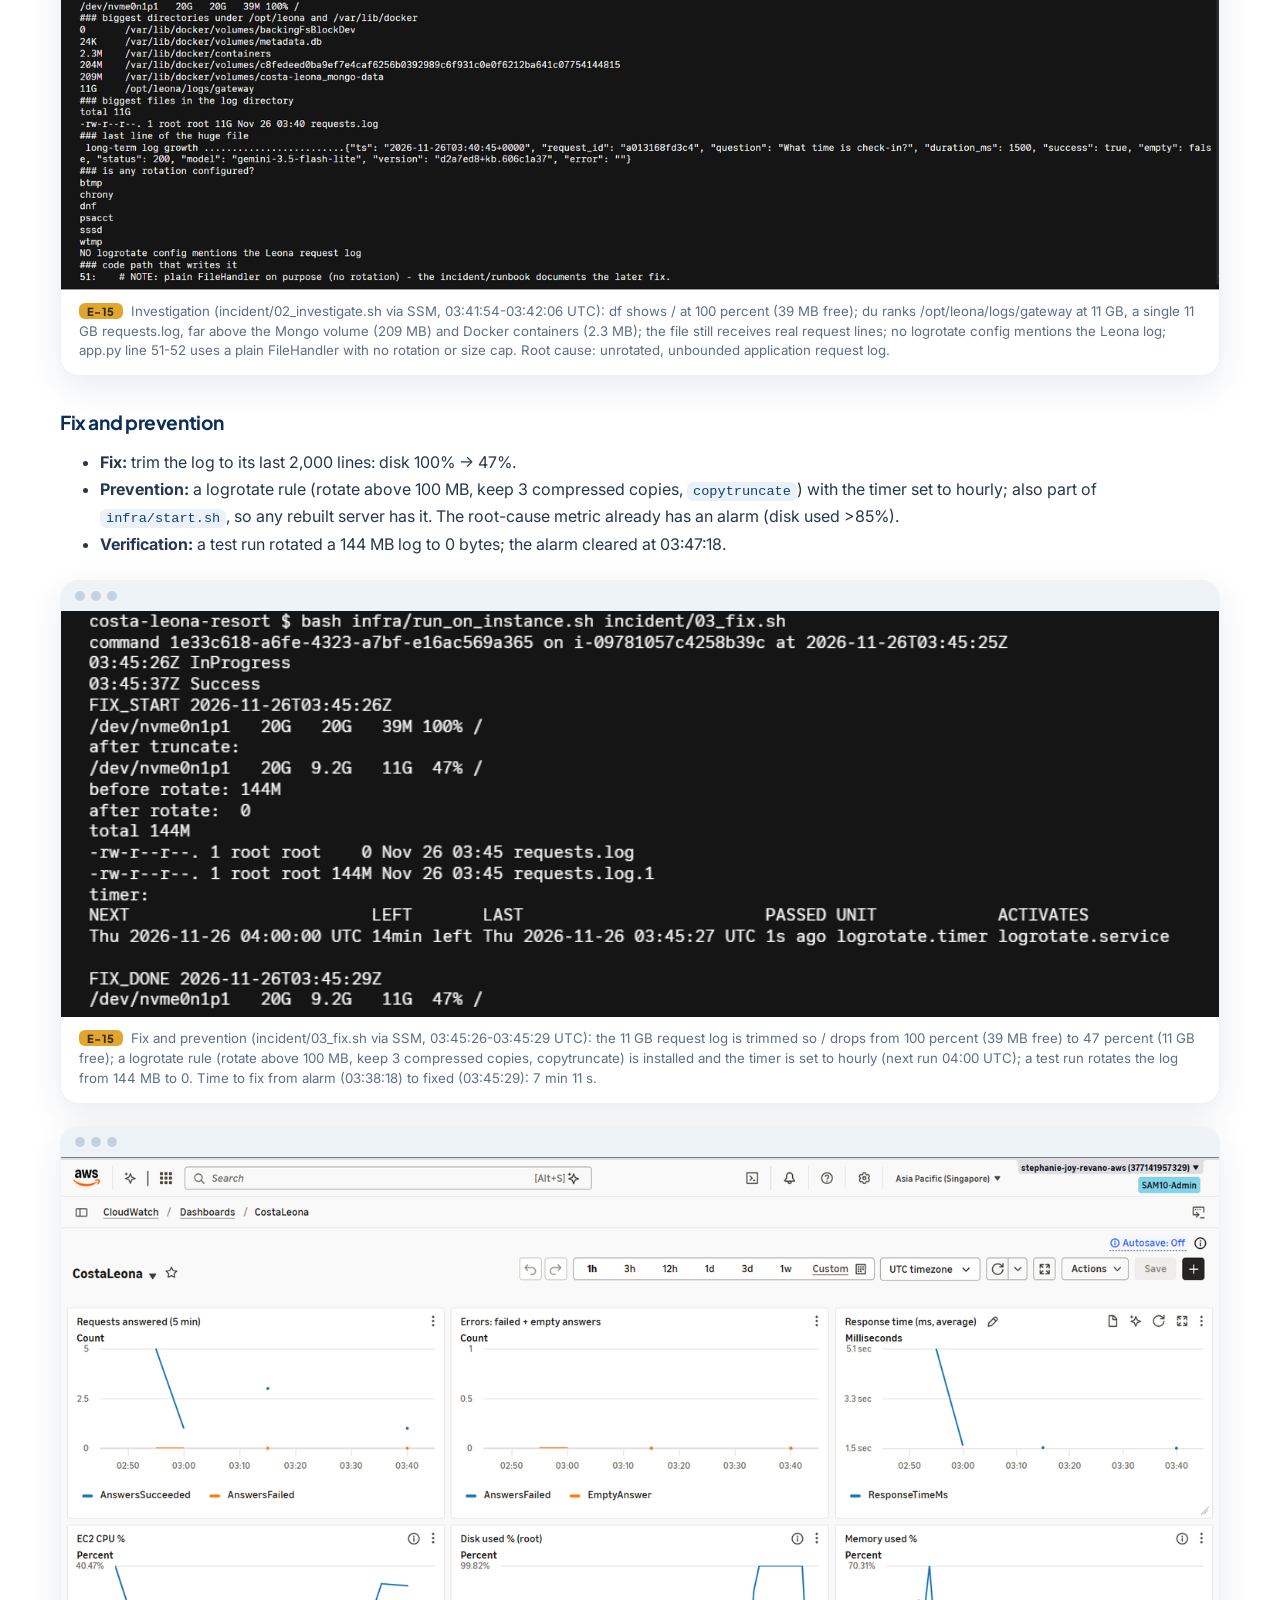
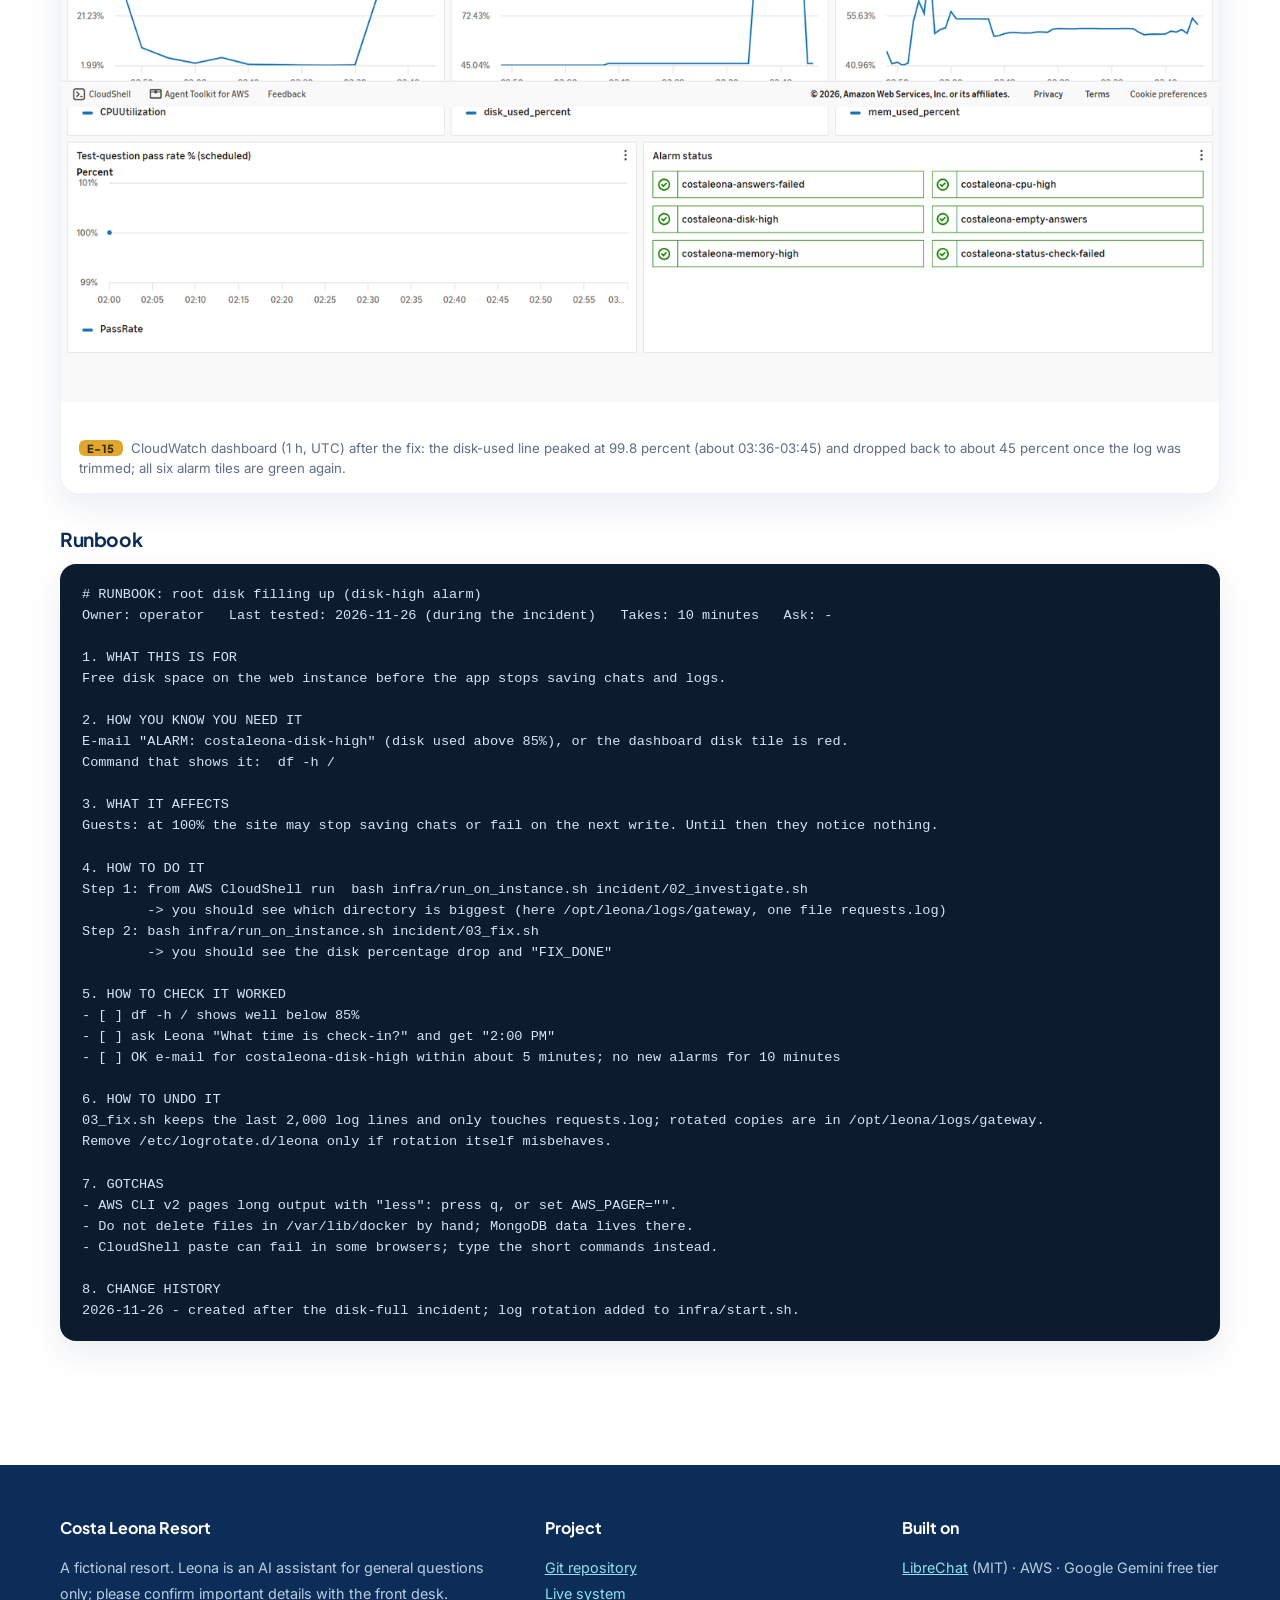
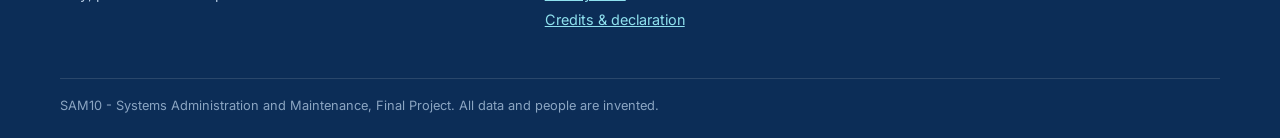
<file: docs/incident.html>
<!doctype html><html lang="en"><head><meta charset="utf-8"><meta name="viewport" content="width=device-width,initial-scale=1">
<title>Automation and the incident | Costa Leona Resort - SAM10</title><meta name="description" content="Costa Leona Resort front-desk assistant: a reskinned LibreChat deployed, monitored, backed up and secured on AWS (SAM10 final project).">
<link rel="preconnect" href="https://fonts.googleapis.com"><link rel="preconnect" href="https://fonts.gstatic.com" crossorigin>
<link href="https://fonts.googleapis.com/css2?family=Inter:wght@400;500;600&family=Plus+Jakarta+Sans:wght@600;700;800&display=swap" rel="stylesheet">
<link rel="stylesheet" href="style.css"><link rel="icon" href="img/favicon-32x32.png"></head><body>
<header class="top"><div class="wrap bar"><a class="brand" href="index.html"><img src="img/logo-512.png" alt=""><span><b>Costa Leona</b><small>Resort &middot; SAM10</small></span></a>
<input type="checkbox" id="mt" class="mt"><label for="mt" class="burger" aria-label="Menu"><i></i><i></i><i></i></label>
<nav><a href="index.html">Overview</a><a href="infrastructure.html">AWS design</a><a href="system.html">System</a><a href="baseline.html">Baseline</a><a href="well-architected.html">Review</a><a href="operations.html">Operate</a><a href="incident.html" class=cur>Incident</a><a href="results.html">Results</a><a href="next-steps.html">Next steps</a><a href="declaration.html">Declaration</a></nav><a class="btn small" href="https://d3s6rxkesmrq3z.cloudfront.net">Try Leona <svg viewBox="0 0 24 24"><path d="M5 12h14M13 6l6 6-6 6"/></svg></a></div></header>
<section class="phero"><div class="wrap"><span class="eyebrow">WS-E, WS-F</span><h1>Automation and the incident</h1><p>Two scheduled automations, and one fault: found, explained, fixed, prevented and written up as a runbook.</p></div><svg class="wavebot" viewBox="0 0 1440 60" preserveAspectRatio="none"><path d="M0 30c240 40 480 40 720 0s480-40 720 0v30H0z"/></svg></section><main class="wrap">
<h2>Automation</h2>
<p>Two automations run with nobody touching them. EventBridge fires a rule, SSM Run Command runs a script on the instance (only instances tagged <code>Project=SAM10</code> and <code>Role=web</code>), and the script writes one timestamped line to <code>/var/log/leona-automation.log</code> (shipped to CloudWatch Logs). Code: <code>automation/backup.sh</code>, <code>automation/smoketest.sh</code> and <code>infra/automation.sh</code> in the <a href="https://github.com/teptepphhh/costa-leona-resort">repository</a>.</p>
<div class="grid two"><div class="panel"><span class="eyebrow">Automation 1</span><h3>Database backup, every hour</h3><p>Dumps MongoDB, streams it to S3, logs the size.</p></div>
<div class="panel"><span class="eyebrow">Automation 2</span><h3>Test-question run, every hour</h3><p>Asks Leona 5 test questions, publishes the pass rate to CloudWatch, e-mails me if it falls below 80%.</p></div></div>
<p>Hourly instead of nightly so that two unattended runs fit inside the project window; in production the backup would stay hourly and the test run could be nightly.</p>
<table><tr><th>Backup runs (timestamps)</th><th>Test-question runs (timestamps)</th></tr><tr><td><ul><li>Run 1: 2026-11-26 02:58:04 UTC - CostaLeona-20261126T025804Z.archive.gz, 13,249 bytes</li><li>Run 2: 2026-11-26 03:58:04 UTC - CostaLeona-20261126T035804Z.archive.gz, 16,042 bytes</li></ul></td><td><ul><li>Run 1: 2026-11-26 02:58:22 UTC - SSM Run Command, Success (pass rate 100%)</li><li>Run 2: 2026-11-26 03:58:22 UTC - SSM Run Command, Success</li><li>Run 3: about 04:58 UTC - its questions appear in CloudWatch at 04:58:32 and 04:58:36</li></ul></td></tr></table>
<div class="cols"><figure class="shot"><div class="bar"><i></i><i></i><i></i></div><a href="img/18_automation_rules_scheduled.png"><img src="img/18_automation_rules_scheduled.png" alt="infra/automation.sh output: two EventBridge rules ENABLED, costaleona-backup-hourly and costaleona-smoketest-h" loading="lazy"></a><figcaption><span class="ev">E-14</span>infra/automation.sh output: two EventBridge rules ENABLED, costaleona-backup-hourly and costaleona-smoketest-hourly, each rate(1 hour), targeting SSM Run Command on instances tagged Project=SAM10,Role=web (scheduled approx. 02:55-03:05 UTC on 2026-11-26).</figcaption></figure><figure class="shot"><div class="bar"><i></i><i></i><i></i></div><a href="img/21_s3_versioning_backups_evidence.png"><img src="img/21_s3_versioning_backups_evidence.png" alt="infra/evidence.sh 1 (CloudShell): content bucket has versioning Enabled, AES256 encryption, all four public-ac" loading="lazy"></a><figcaption><span class="ev">E-14</span>infra/evidence.sh 1 (CloudShell): content bucket has versioning Enabled, AES256 encryption, all four public-access blocks on, lifecycle keeping backups 14 days, the six knowledge-base objects uploaded 2026-11-26 02:39 UTC, and the first scheduled MongoDB backup (CostaLeona-20261126T025804Z.archive.gz, 13,249 bytes) written by the EventBridge job.</figcaption></figure></div>

<h2>The incident: disk full</h2>
<p>Fault chosen from Appendix E ("disk full"). I created it on purpose in my own account: I appended synthetic lines to the application's request log until the root disk was full, then watched my own monitoring notice.</p>
<figure class="chart"><img src="img/chart_incident.png" alt="incident timeline"><figcaption>Incident timeline (UTC), from SSM output and the alarm e-mails.</figcaption></figure>
<ul class="tl">
<li class="hot"><b>03:34:44</b><time>Fault started</time>Disk 47%, 11 GB free.</li>
<li class="hot"><b>03:36:17</b><time>Disk full</time>100%, 38 MB free.</li>
<li><b>03:38:18</b><time>Alarm fired, e-mail received (noticed)</time><b>Time to detect: 3 min 34 s.</b></li>
<li><b>03:41:54</b><time>Investigation started</time>Largest directory and file found.</li>
<li><b>03:45:29</b><time>Fixed</time>Disk back to 47%. <b>Time to fix: 7 min 11 s</b> from the alarm.</li>
<li><b>03:47:18</b><time>Alarm back to OK</time>Resolution e-mail received.</li></ul>
<h3>What I saw</h3>
<p>The site kept answering at 100% disk: a latent outage, surviving on the last 38 MB, with writes (logs, new chats) one step from failing. The alarm gave me the warning before any guest saw an error.</p>
<div class="cols"><figure class="shot"><div class="bar"><i></i><i></i><i></i></div><a href="img/29_incident_fault_started_disk_full.png"><img src="img/29_incident_fault_started_disk_full.png" alt="Incident start (SSM Run Command, incident/01_cause_fault.sh): FAULT_START 2026-11-26 03:34:44 UTC with root di" loading="lazy"></a><figcaption><span class="ev">E-15</span>Incident start (SSM Run Command, incident/01_cause_fault.sh): FAULT_START 2026-11-26 03:34:44 UTC with root disk 47 percent used (11 GB free); the unrotated request log is flooded with synthetic lines and FAULT_DISK_FULL at 03:36:17 UTC shows the root disk 100 percent used with 38 MB free. Fault window: 93 seconds to fill.</figcaption></figure><figure class="shot"><div class="bar"><i></i><i></i><i></i></div><a href="img/32_live_site_during_incident.png"><img src="img/32_live_site_during_incident.png" alt="Live site at d3s6rxkesmrq3z.cloudfront.net captured after the fault started (disk filled to 100 percent at 03:" loading="lazy"></a><figcaption><span class="ev">E-15</span>Live site at d3s6rxkesmrq3z.cloudfront.net captured after the fault started (disk filled to 100 percent at 03:36 UTC, 38 MB free): Leona still answers, so at this stage the fault is a latent outage - the service survives on the last megabytes, but new writes (logs, saved chats) are at risk. This is why the disk alarm matters before users see errors.</figcaption></figure></div>
<figure class="shot"><div class="bar"><i></i><i></i><i></i></div><a href="img/34_dashboard_during_incident.png"><img src="img/34_dashboard_during_incident.png" alt="CloudWatch dashboard (1 h, UTC) during the incident: disk used jumps from 45 percent to 99.8 percent around 03" loading="lazy"></a><figcaption><span class="ev">E-15</span>CloudWatch dashboard (1 h, UTC) during the incident: disk used jumps from 45 percent to 99.8 percent around 03:35-03:36, EC2 CPU rises with the write load, the disk alarm tile is red (costaleona-disk-high) while the other five tiles stay green. Compare with screenshot 28 taken before the fault.</figcaption></figure>
<h3>Root cause</h3>
<div class="box"><b>The application request log (<code>requests.log</code>) was written by a plain file handler with no rotation and no size limit, so it grew without bound (11 GB of the 20 GB disk), which filled the root disk.</b> Evidence: <code>du</code> ranks that one file at 11 GB (MongoDB 209 MB, containers 2.3 MB); no logrotate rule mentions it; <code>app.py</code> lines 51-52 show the handler.</div>
<figure class="shot"><div class="bar"><i></i><i></i><i></i></div><a href="img/33_incident_investigation_root_cause.png"><img src="img/33_incident_investigation_root_cause.png" alt="Investigation (incident/02_investigate.sh via SSM, 03:41:54-03:42:06 UTC): df shows / at 100 percent (39 MB fr" loading="lazy"></a><figcaption><span class="ev">E-15</span>Investigation (incident/02_investigate.sh via SSM, 03:41:54-03:42:06 UTC): df shows / at 100 percent (39 MB free); du ranks /opt/leona/logs/gateway at 11 GB, a single 11 GB requests.log, far above the Mongo volume (209 MB) and Docker containers (2.3 MB); the file still receives real request lines; no logrotate config mentions the Leona log; app.py line 51-52 uses a plain FileHandler with no rotation or size cap. Root cause: unrotated, unbounded application request log.</figcaption></figure>
<h3>Fix and prevention</h3>
<ul><li><b>Fix:</b> trim the log to its last 2,000 lines: disk 100% &rarr; 47%.</li>
<li><b>Prevention:</b> a logrotate rule (rotate above 100 MB, keep 3 compressed copies, <code>copytruncate</code>) with the timer set to hourly; also part of <code>infra/start.sh</code>, so any rebuilt server has it. The root-cause metric already has an alarm (disk used &gt;85%).</li>
<li><b>Verification:</b> a test run rotated a 144 MB log to 0 bytes; the alarm cleared at 03:47:18.</li></ul>
<figure class="shot"><div class="bar"><i></i><i></i><i></i></div><a href="img/35_incident_fix_and_prevention.png"><img src="img/35_incident_fix_and_prevention.png" alt="Fix and prevention (incident/03_fix.sh via SSM, 03:45:26-03:45:29 UTC): the 11 GB request log is trimmed so / " loading="lazy"></a><figcaption><span class="ev">E-15</span>Fix and prevention (incident/03_fix.sh via SSM, 03:45:26-03:45:29 UTC): the 11 GB request log is trimmed so / drops from 100 percent (39 MB free) to 47 percent (11 GB free); a logrotate rule (rotate above 100 MB, keep 3 compressed copies, copytruncate) is installed and the timer is set to hourly (next run 04:00 UTC); a test run rotates the log from 144 MB to 0. Time to fix from alarm (03:38:18) to fixed (03:45:29): 7 min 11 s.</figcaption></figure><figure class="shot"><div class="bar"><i></i><i></i><i></i></div><a href="img/37_dashboard_after_recovery.png"><img src="img/37_dashboard_after_recovery.png" alt="CloudWatch dashboard (1 h, UTC) after the fix: the disk-used line peaked at 99.8 percent (about 03:36-03:45) a" loading="lazy"></a><figcaption><span class="ev">E-15</span>CloudWatch dashboard (1 h, UTC) after the fix: the disk-used line peaked at 99.8 percent (about 03:36-03:45) and dropped back to about 45 percent once the log was trimmed; all six alarm tiles are green again.</figcaption></figure>
<h3>Runbook</h3>
<pre># RUNBOOK: root disk filling up (disk-high alarm)
Owner: operator   Last tested: 2026-11-26 (during the incident)   Takes: 10 minutes   Ask: -

1. WHAT THIS IS FOR
Free disk space on the web instance before the app stops saving chats and logs.

2. HOW YOU KNOW YOU NEED IT
E-mail "ALARM: costaleona-disk-high" (disk used above 85%), or the dashboard disk tile is red.
Command that shows it:  df -h /

3. WHAT IT AFFECTS
Guests: at 100% the site may stop saving chats or fail on the next write. Until then they notice nothing.

4. HOW TO DO IT
Step 1: from AWS CloudShell run  bash infra/run_on_instance.sh incident/02_investigate.sh
        -> you should see which directory is biggest (here /opt/leona/logs/gateway, one file requests.log)
Step 2: bash infra/run_on_instance.sh incident/03_fix.sh
        -> you should see the disk percentage drop and "FIX_DONE"

5. HOW TO CHECK IT WORKED
- [ ] df -h / shows well below 85%
- [ ] ask Leona "What time is check-in?" and get "2:00 PM"
- [ ] OK e-mail for costaleona-disk-high within about 5 minutes; no new alarms for 10 minutes

6. HOW TO UNDO IT
03_fix.sh keeps the last 2,000 log lines and only touches requests.log; rotated copies are in /opt/leona/logs/gateway.
Remove /etc/logrotate.d/leona only if rotation itself misbehaves.

7. GOTCHAS
- AWS CLI v2 pages long output with "less": press q, or set AWS_PAGER="".
- Do not delete files in /var/lib/docker by hand; MongoDB data lives there.
- CloudShell paste can fail in some browsers; type the short commands instead.

8. CHANGE HISTORY
2026-11-26 - created after the disk-full incident; log rotation added to infra/start.sh.</pre>
</main>
<footer><div class="wrap fcols"><div><b>Costa Leona Resort</b><p>A fictional resort. Leona is an AI assistant for general questions only; please confirm important details with the front desk.</p></div>
<div><b>Project</b><p><a href="https://github.com/teptepphhh/costa-leona-resort">Git repository</a><br><a href="https://d3s6rxkesmrq3z.cloudfront.net">Live system</a><br><a href="declaration.html">Credits &amp; declaration</a></p></div>
<div><b>Built on</b><p><a href="https://github.com/danny-avila/LibreChat">LibreChat</a> (MIT) &middot; AWS &middot; Google Gemini free tier</p></div></div>
<div class="wrap copy">SAM10 - Systems Administration and Maintenance, Final Project. All data and people are invented.</div></footer></body></html>
</file>
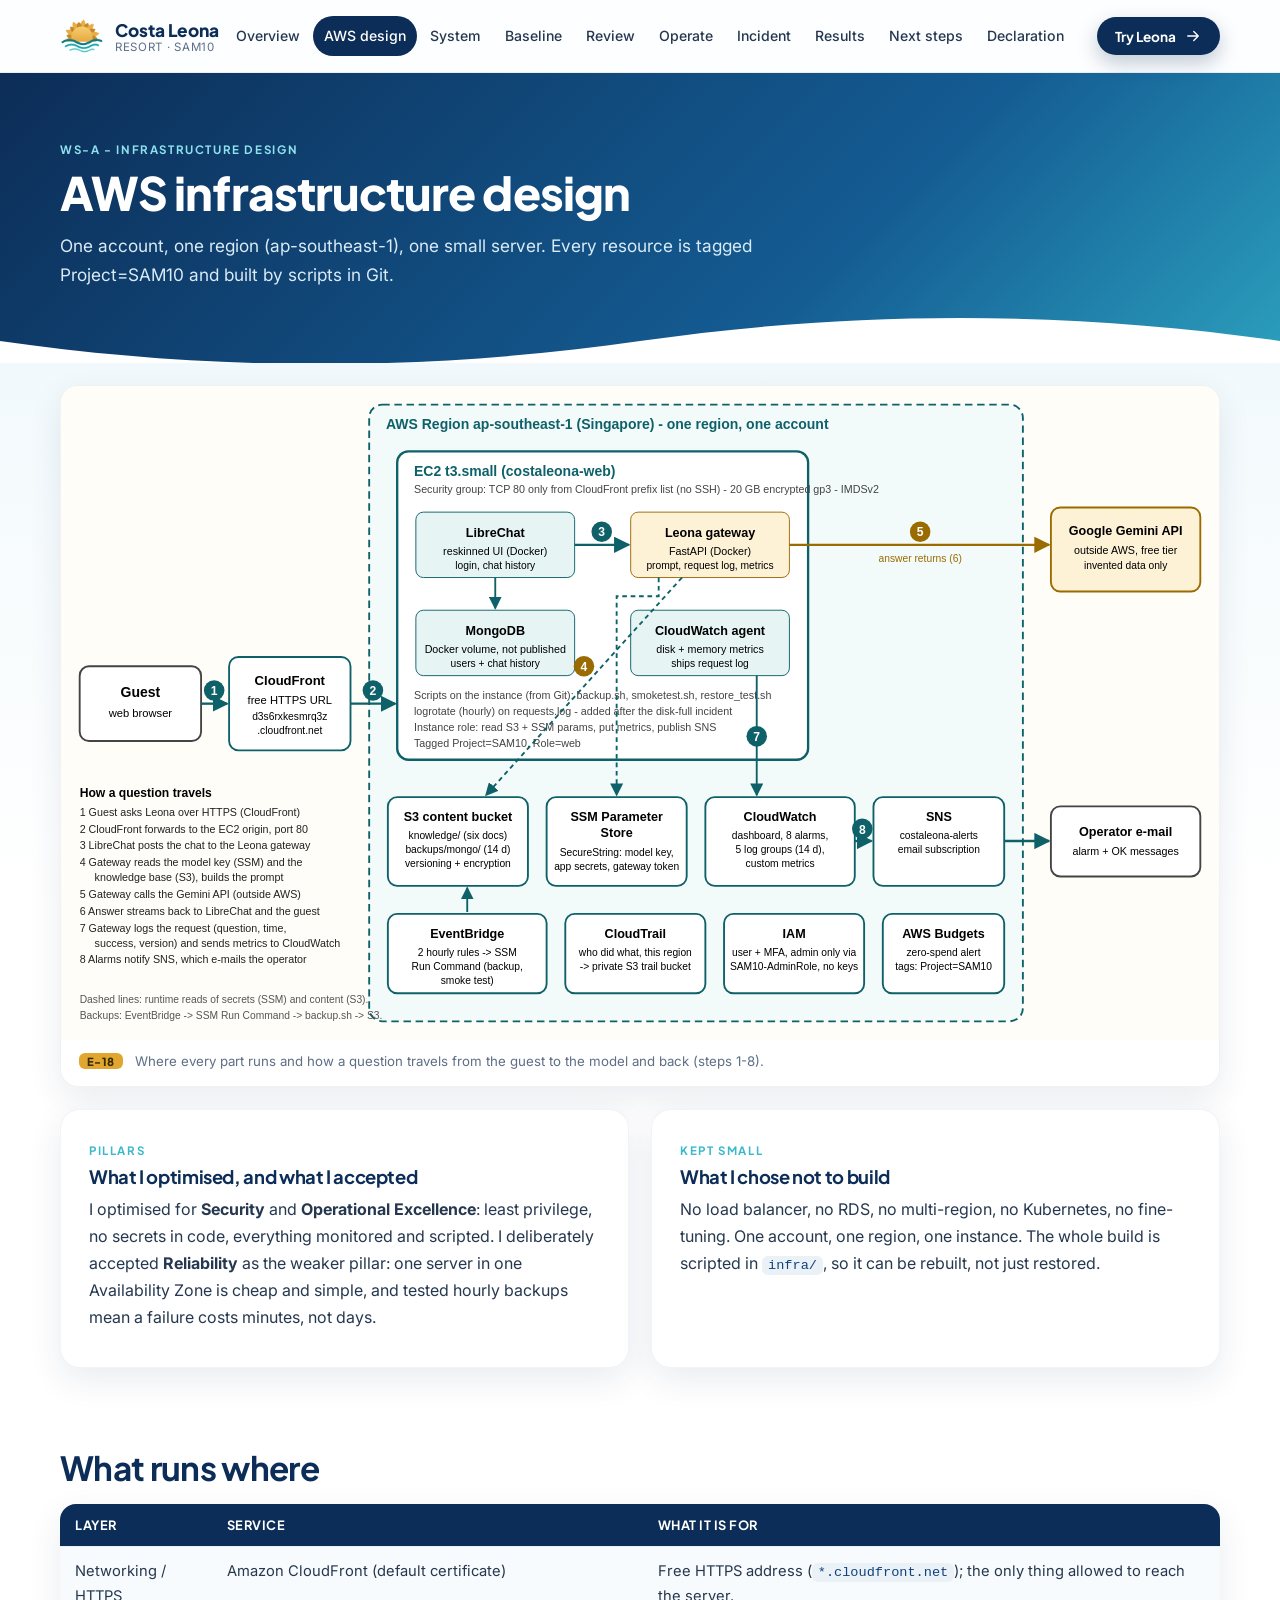
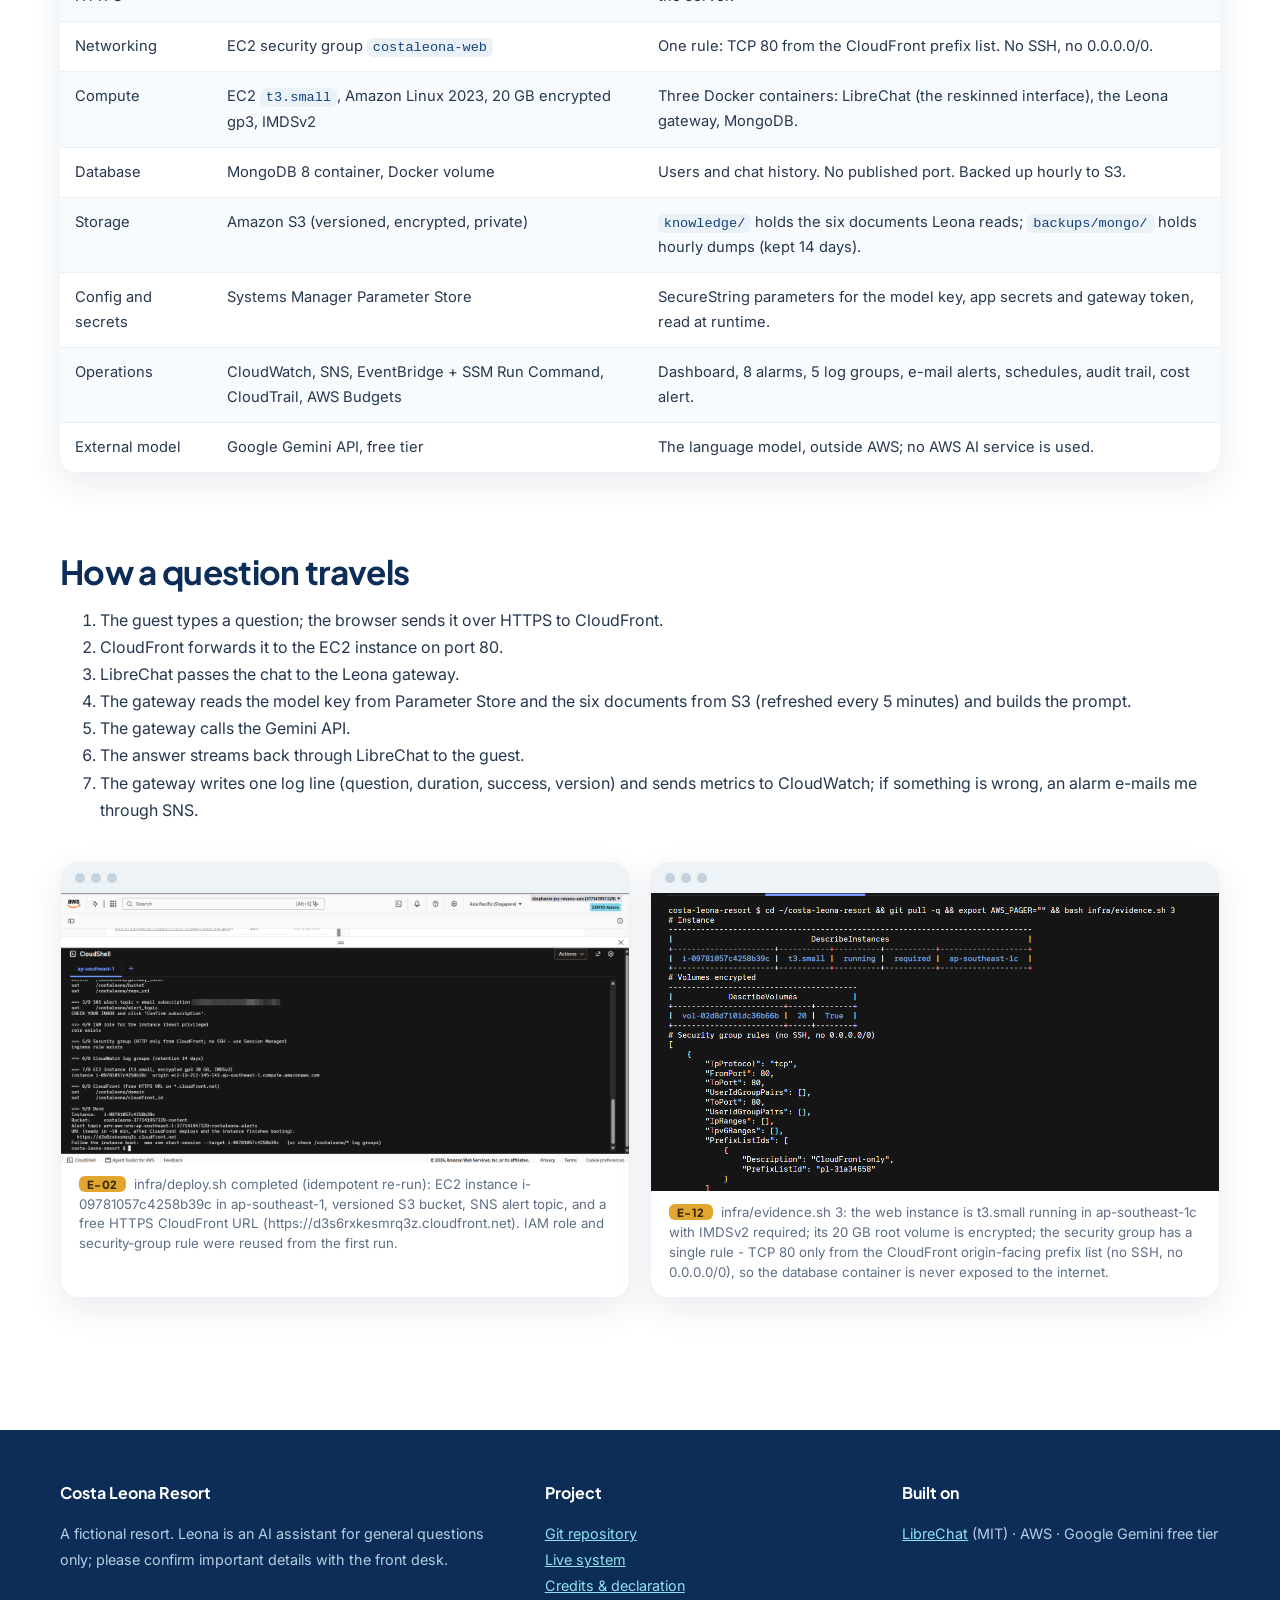
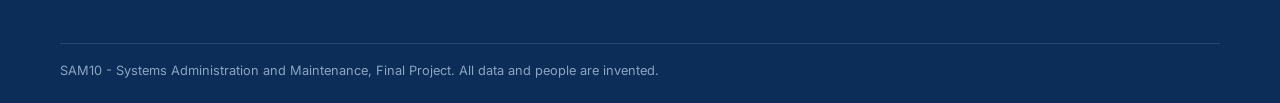
<file: docs/infrastructure.html>
<!doctype html><html lang="en"><head><meta charset="utf-8"><meta name="viewport" content="width=device-width,initial-scale=1">
<title>AWS infrastructure design | Costa Leona Resort - SAM10</title><meta name="description" content="Costa Leona Resort front-desk assistant: a reskinned LibreChat deployed, monitored, backed up and secured on AWS (SAM10 final project).">
<link rel="preconnect" href="https://fonts.googleapis.com"><link rel="preconnect" href="https://fonts.gstatic.com" crossorigin>
<link href="https://fonts.googleapis.com/css2?family=Inter:wght@400;500;600&family=Plus+Jakarta+Sans:wght@600;700;800&display=swap" rel="stylesheet">
<link rel="stylesheet" href="style.css"><link rel="icon" href="img/favicon-32x32.png"></head><body>
<header class="top"><div class="wrap bar"><a class="brand" href="index.html"><img src="img/logo-512.png" alt=""><span><b>Costa Leona</b><small>Resort &middot; SAM10</small></span></a>
<input type="checkbox" id="mt" class="mt"><label for="mt" class="burger" aria-label="Menu"><i></i><i></i><i></i></label>
<nav><a href="index.html">Overview</a><a href="infrastructure.html" class=cur>AWS design</a><a href="system.html">System</a><a href="baseline.html">Baseline</a><a href="well-architected.html">Review</a><a href="operations.html">Operate</a><a href="incident.html">Incident</a><a href="results.html">Results</a><a href="next-steps.html">Next steps</a><a href="declaration.html">Declaration</a></nav><a class="btn small" href="https://d3s6rxkesmrq3z.cloudfront.net">Try Leona <svg viewBox="0 0 24 24"><path d="M5 12h14M13 6l6 6-6 6"/></svg></a></div></header>
<section class="phero"><div class="wrap"><span class="eyebrow">WS-A - Infrastructure design</span><h1>AWS infrastructure design</h1><p>One account, one region (ap-southeast-1), one small server. Every resource is tagged Project=SAM10 and built by scripts in Git.</p></div><svg class="wavebot" viewBox="0 0 1440 60" preserveAspectRatio="none"><path d="M0 30c240 40 480 40 720 0s480-40 720 0v30H0z"/></svg></section><main class="wrap">
<figure class="shot"><a href="img/architecture.svg"><img src="img/architecture.svg" alt="AWS infrastructure design diagram"></a>
<figcaption><span class="ev">E-18</span> Where every part runs and how a question travels from the guest to the model and back (steps 1-8).</figcaption></figure>
<div class="grid two">
<div class="panel"><span class="eyebrow">Pillars</span><h3>What I optimised, and what I accepted</h3><p>I optimised for <b>Security</b> and <b>Operational Excellence</b>: least privilege, no secrets in code, everything monitored and scripted. I deliberately accepted <b>Reliability</b> as the weaker pillar: one server in one Availability Zone is cheap and simple, and tested hourly backups mean a failure costs minutes, not days.</p></div>
<div class="panel"><span class="eyebrow">Kept small</span><h3>What I chose not to build</h3><p>No load balancer, no RDS, no multi-region, no Kubernetes, no fine-tuning. One account, one region, one instance. The whole build is scripted in <code>infra/</code>, so it can be rebuilt, not just restored.</p></div></div>
<h2>What runs where</h2>
<table><tr><th>Layer</th><th>Service</th><th>What it is for</th></tr>
<tr><td>Networking / HTTPS</td><td>Amazon CloudFront (default certificate)</td><td>Free HTTPS address (<code>*.cloudfront.net</code>); the only thing allowed to reach the server.</td></tr>
<tr><td>Networking</td><td>EC2 security group <code>costaleona-web</code></td><td>One rule: TCP 80 from the CloudFront prefix list. No SSH, no 0.0.0.0/0.</td></tr>
<tr><td>Compute</td><td>EC2 <code>t3.small</code>, Amazon Linux 2023, 20 GB encrypted gp3, IMDSv2</td><td>Three Docker containers: LibreChat (the reskinned interface), the Leona gateway, MongoDB.</td></tr>
<tr><td>Database</td><td>MongoDB 8 container, Docker volume</td><td>Users and chat history. No published port. Backed up hourly to S3.</td></tr>
<tr><td>Storage</td><td>Amazon S3 (versioned, encrypted, private)</td><td><code>knowledge/</code> holds the six documents Leona reads; <code>backups/mongo/</code> holds hourly dumps (kept 14 days).</td></tr>
<tr><td>Config and secrets</td><td>Systems Manager Parameter Store</td><td>SecureString parameters for the model key, app secrets and gateway token, read at runtime.</td></tr>
<tr><td>Operations</td><td>CloudWatch, SNS, EventBridge + SSM Run Command, CloudTrail, AWS Budgets</td><td>Dashboard, 8 alarms, 5 log groups, e-mail alerts, schedules, audit trail, cost alert.</td></tr>
<tr><td>External model</td><td>Google Gemini API, free tier</td><td>The language model, outside AWS; no AWS AI service is used.</td></tr></table>
<h2>How a question travels</h2>
<ol><li>The guest types a question; the browser sends it over HTTPS to CloudFront.</li><li>CloudFront forwards it to the EC2 instance on port 80.</li>
<li>LibreChat passes the chat to the Leona gateway.</li><li>The gateway reads the model key from Parameter Store and the six documents from S3 (refreshed every 5 minutes) and builds the prompt.</li>
<li>The gateway calls the Gemini API.</li><li>The answer streams back through LibreChat to the guest.</li>
<li>The gateway writes one log line (question, duration, success, version) and sends metrics to CloudWatch; if something is wrong, an alarm e-mails me through SNS.</li></ol>
<div class="cols"><figure class="shot"><div class="bar"><i></i><i></i><i></i></div><a href="img/15_deploy_complete_cloudfront_url.png"><img src="img/15_deploy_complete_cloudfront_url.png" alt="infra/deploy.sh completed (idempotent re-run): EC2 instance i-09781057c4258b39c in ap-southeast-1, versioned S" loading="lazy"></a><figcaption><span class="ev">E-02</span>infra/deploy.sh completed (idempotent re-run): EC2 instance i-09781057c4258b39c in ap-southeast-1, versioned S3 bucket, SNS alert topic, and a free HTTPS CloudFront URL (https://d3s6rxkesmrq3z.cloudfront.net). IAM role and security-group rule were reused from the first run.</figcaption></figure><figure class="shot"><div class="bar"><i></i><i></i><i></i></div><a href="img/38_compute_network_evidence_part1.png"><img src="img/38_compute_network_evidence_part1.png" alt="infra/evidence.sh 3: the web instance is t3.small running in ap-southeast-1c with IMDSv2 required; its 20 GB r" loading="lazy"></a><figcaption><span class="ev">E-12</span>infra/evidence.sh 3: the web instance is t3.small running in ap-southeast-1c with IMDSv2 required; its 20 GB root volume is encrypted; the security group has a single rule - TCP 80 only from the CloudFront origin-facing prefix list (no SSH, no 0.0.0.0/0), so the database container is never exposed to the internet.</figcaption></figure></div>
</main>
<footer><div class="wrap fcols"><div><b>Costa Leona Resort</b><p>A fictional resort. Leona is an AI assistant for general questions only; please confirm important details with the front desk.</p></div>
<div><b>Project</b><p><a href="https://github.com/teptepphhh/costa-leona-resort">Git repository</a><br><a href="https://d3s6rxkesmrq3z.cloudfront.net">Live system</a><br><a href="declaration.html">Credits &amp; declaration</a></p></div>
<div><b>Built on</b><p><a href="https://github.com/danny-avila/LibreChat">LibreChat</a> (MIT) &middot; AWS &middot; Google Gemini free tier</p></div></div>
<div class="wrap copy">SAM10 - Systems Administration and Maintenance, Final Project. All data and people are invented.</div></footer></body></html>
</file>
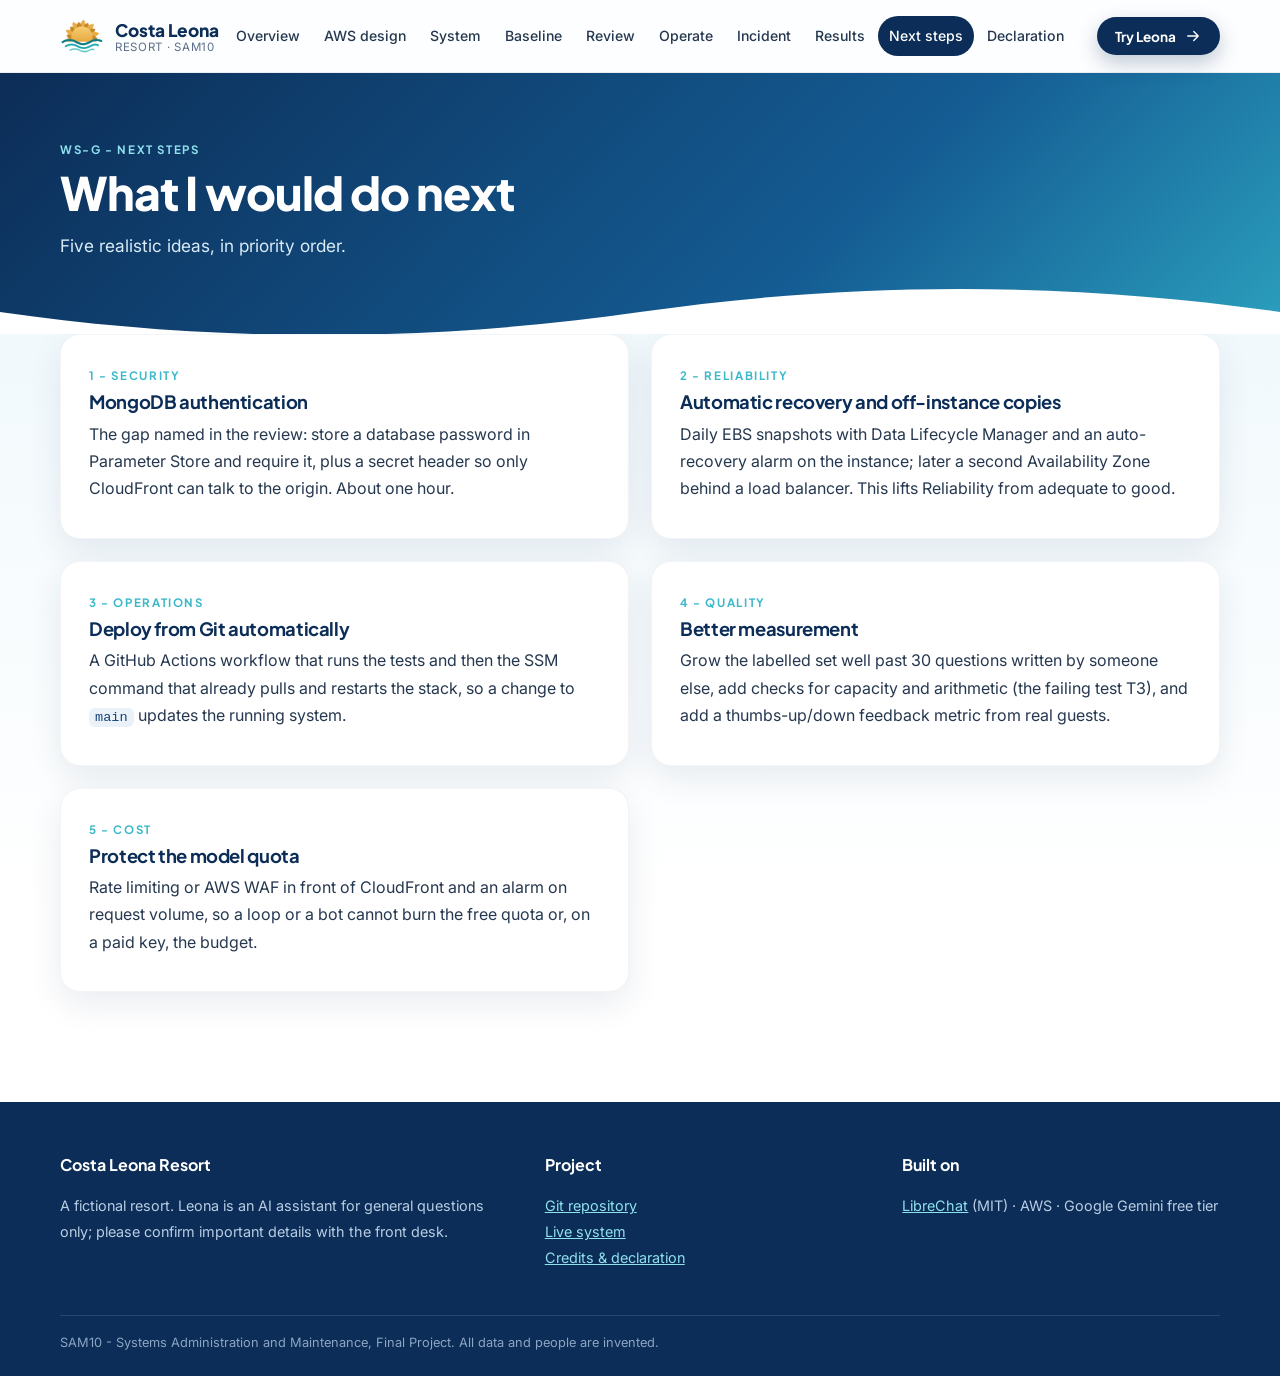
<file: docs/next-steps.html>
<!doctype html><html lang="en"><head><meta charset="utf-8"><meta name="viewport" content="width=device-width,initial-scale=1">
<title>What I would do next | Costa Leona Resort - SAM10</title><meta name="description" content="Costa Leona Resort front-desk assistant: a reskinned LibreChat deployed, monitored, backed up and secured on AWS (SAM10 final project).">
<link rel="preconnect" href="https://fonts.googleapis.com"><link rel="preconnect" href="https://fonts.gstatic.com" crossorigin>
<link href="https://fonts.googleapis.com/css2?family=Inter:wght@400;500;600&family=Plus+Jakarta+Sans:wght@600;700;800&display=swap" rel="stylesheet">
<link rel="stylesheet" href="style.css"><link rel="icon" href="img/favicon-32x32.png"></head><body>
<header class="top"><div class="wrap bar"><a class="brand" href="index.html"><img src="img/logo-512.png" alt=""><span><b>Costa Leona</b><small>Resort &middot; SAM10</small></span></a>
<input type="checkbox" id="mt" class="mt"><label for="mt" class="burger" aria-label="Menu"><i></i><i></i><i></i></label>
<nav><a href="index.html">Overview</a><a href="infrastructure.html">AWS design</a><a href="system.html">System</a><a href="baseline.html">Baseline</a><a href="well-architected.html">Review</a><a href="operations.html">Operate</a><a href="incident.html">Incident</a><a href="results.html">Results</a><a href="next-steps.html" class=cur>Next steps</a><a href="declaration.html">Declaration</a></nav><a class="btn small" href="https://d3s6rxkesmrq3z.cloudfront.net">Try Leona <svg viewBox="0 0 24 24"><path d="M5 12h14M13 6l6 6-6 6"/></svg></a></div></header>
<section class="phero"><div class="wrap"><span class="eyebrow">WS-G - Next steps</span><h1>What I would do next</h1><p>Five realistic ideas, in priority order.</p></div><svg class="wavebot" viewBox="0 0 1440 60" preserveAspectRatio="none"><path d="M0 30c240 40 480 40 720 0s480-40 720 0v30H0z"/></svg></section><main class="wrap">
<div class="grid two">
<div class="panel"><span class="eyebrow">1 - Security</span><h3>MongoDB authentication</h3><p>The gap named in the review: store a database password in Parameter Store and require it, plus a secret header so only CloudFront can talk to the origin. About one hour.</p></div>
<div class="panel"><span class="eyebrow">2 - Reliability</span><h3>Automatic recovery and off-instance copies</h3><p>Daily EBS snapshots with Data Lifecycle Manager and an auto-recovery alarm on the instance; later a second Availability Zone behind a load balancer. This lifts Reliability from adequate to good.</p></div>
<div class="panel"><span class="eyebrow">3 - Operations</span><h3>Deploy from Git automatically</h3><p>A GitHub Actions workflow that runs the tests and then the SSM command that already pulls and restarts the stack, so a change to <code>main</code> updates the running system.</p></div>
<div class="panel"><span class="eyebrow">4 - Quality</span><h3>Better measurement</h3><p>Grow the labelled set well past 30 questions written by someone else, add checks for capacity and arithmetic (the failing test T3), and add a thumbs-up/down feedback metric from real guests.</p></div>
<div class="panel"><span class="eyebrow">5 - Cost</span><h3>Protect the model quota</h3><p>Rate limiting or AWS WAF in front of CloudFront and an alarm on request volume, so a loop or a bot cannot burn the free quota or, on a paid key, the budget.</p></div></div>
</main>
<footer><div class="wrap fcols"><div><b>Costa Leona Resort</b><p>A fictional resort. Leona is an AI assistant for general questions only; please confirm important details with the front desk.</p></div>
<div><b>Project</b><p><a href="https://github.com/teptepphhh/costa-leona-resort">Git repository</a><br><a href="https://d3s6rxkesmrq3z.cloudfront.net">Live system</a><br><a href="declaration.html">Credits &amp; declaration</a></p></div>
<div><b>Built on</b><p><a href="https://github.com/danny-avila/LibreChat">LibreChat</a> (MIT) &middot; AWS &middot; Google Gemini free tier</p></div></div>
<div class="wrap copy">SAM10 - Systems Administration and Maintenance, Final Project. All data and people are invented.</div></footer></body></html>
</file>
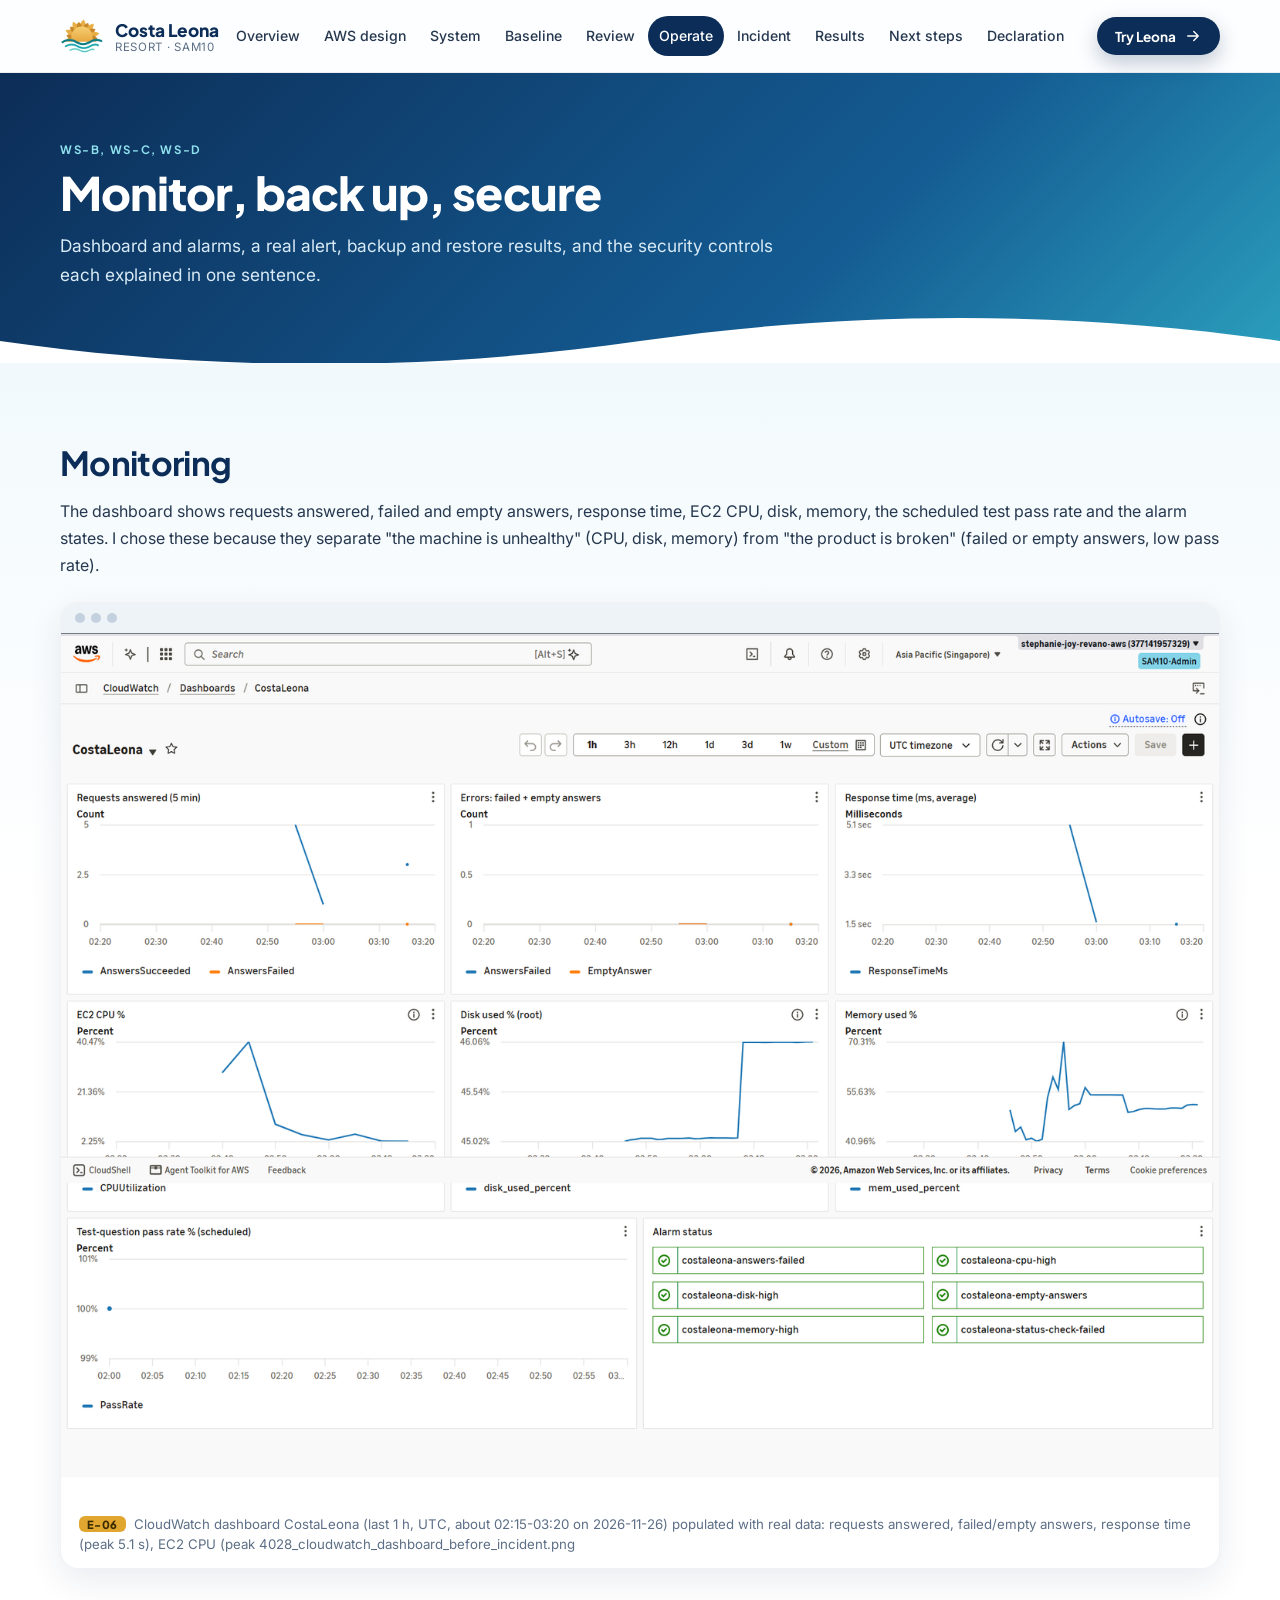
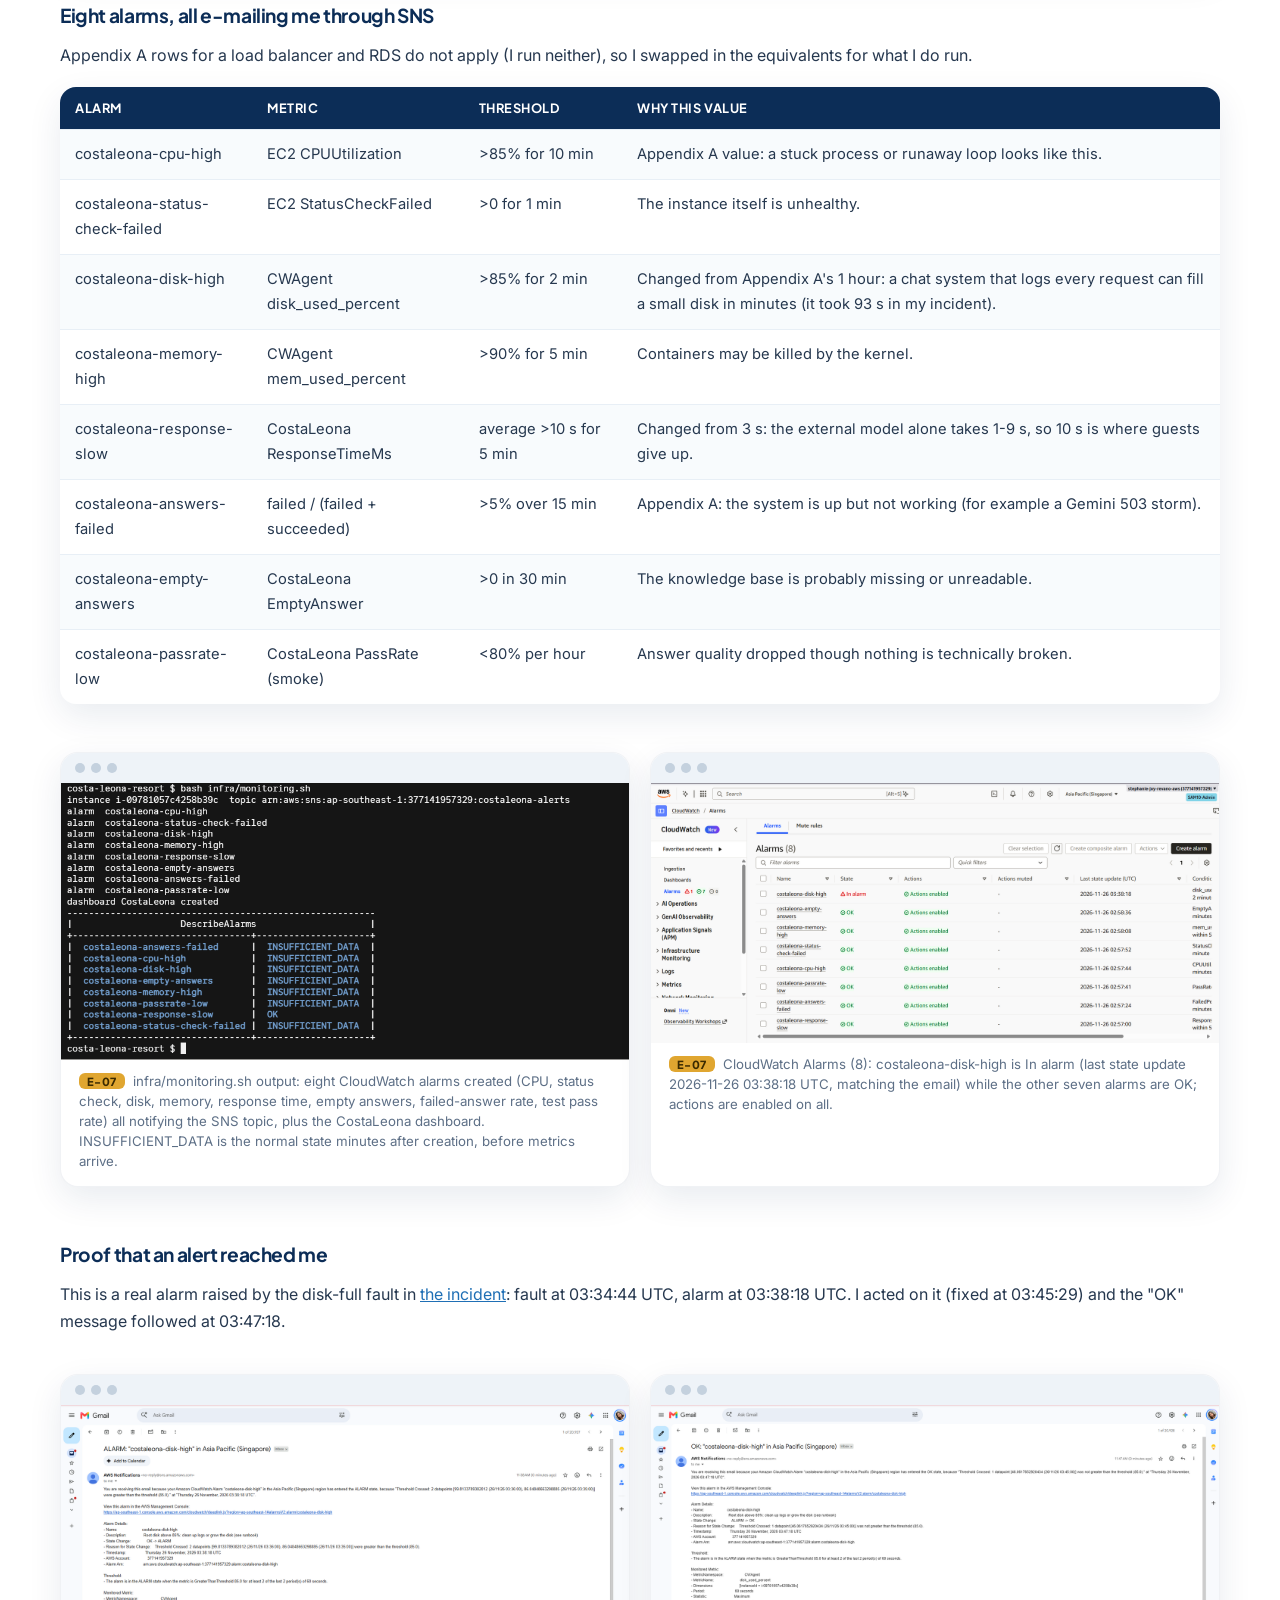
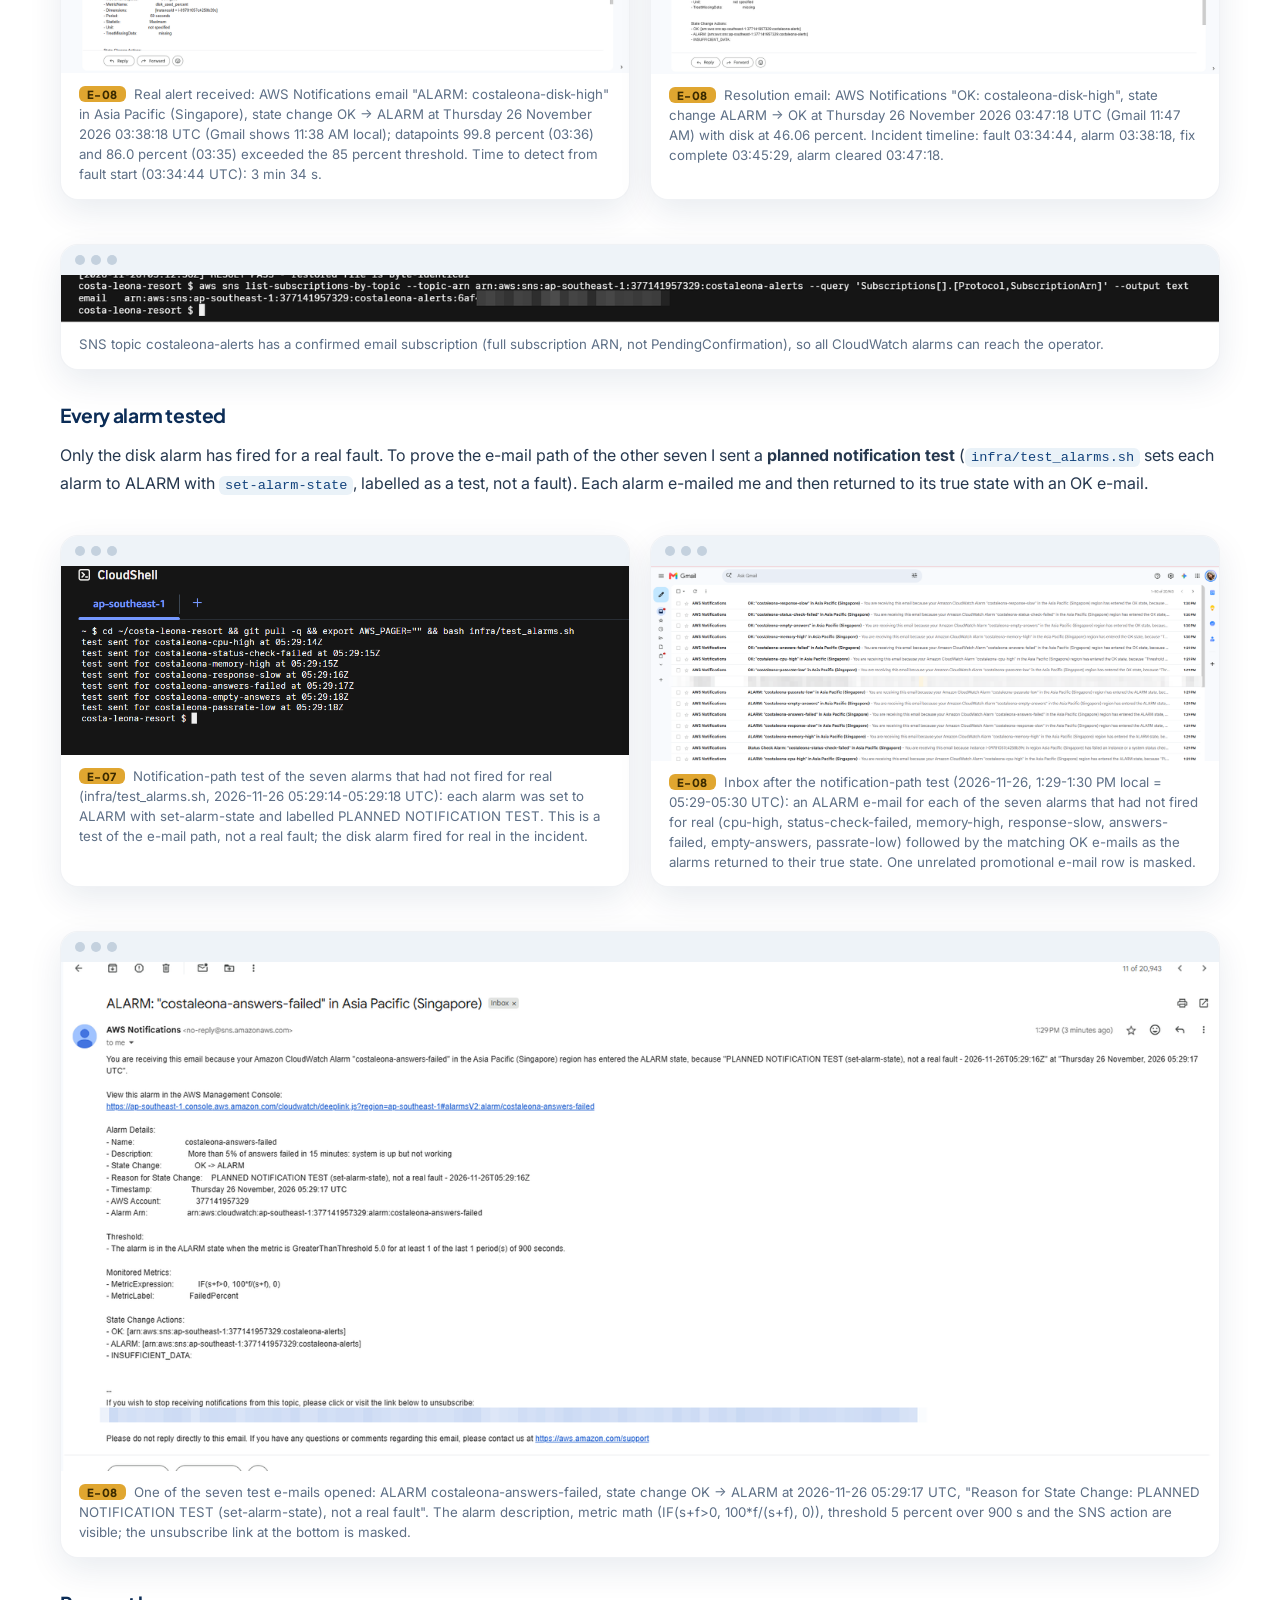
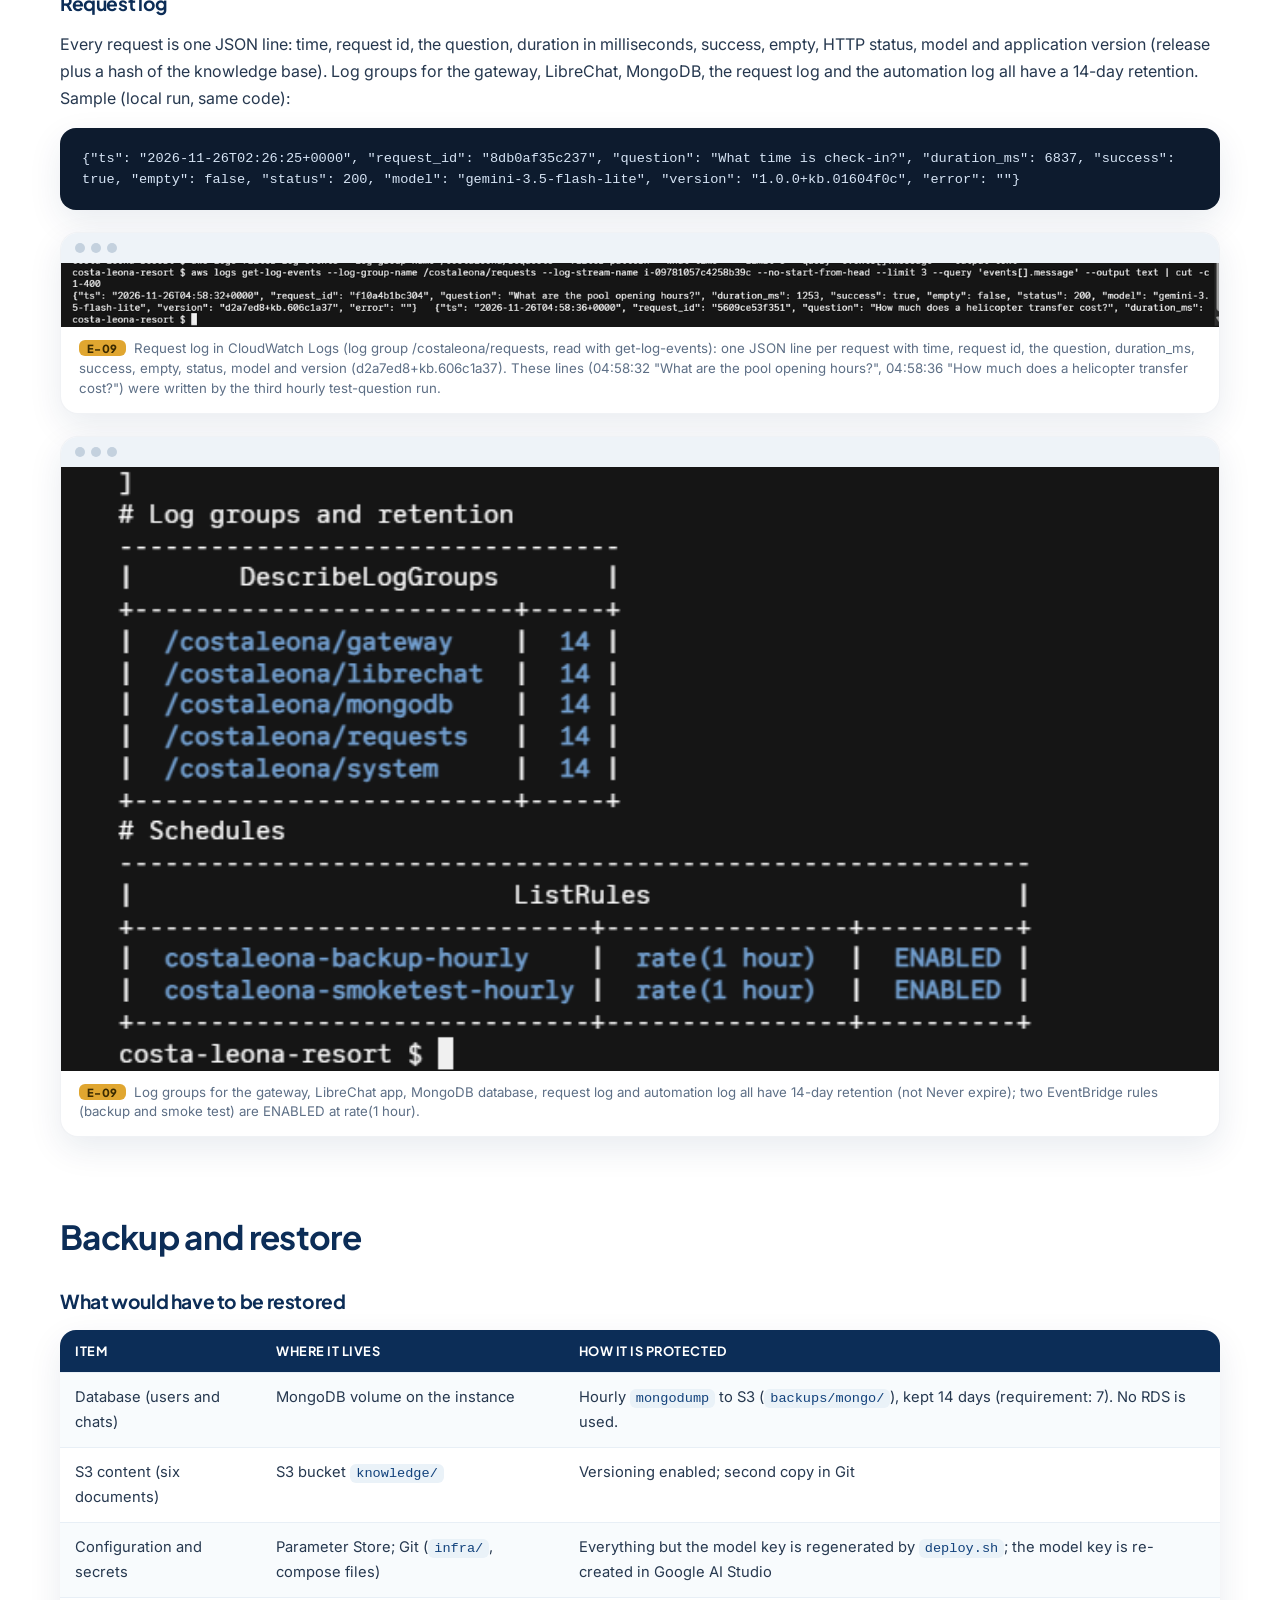
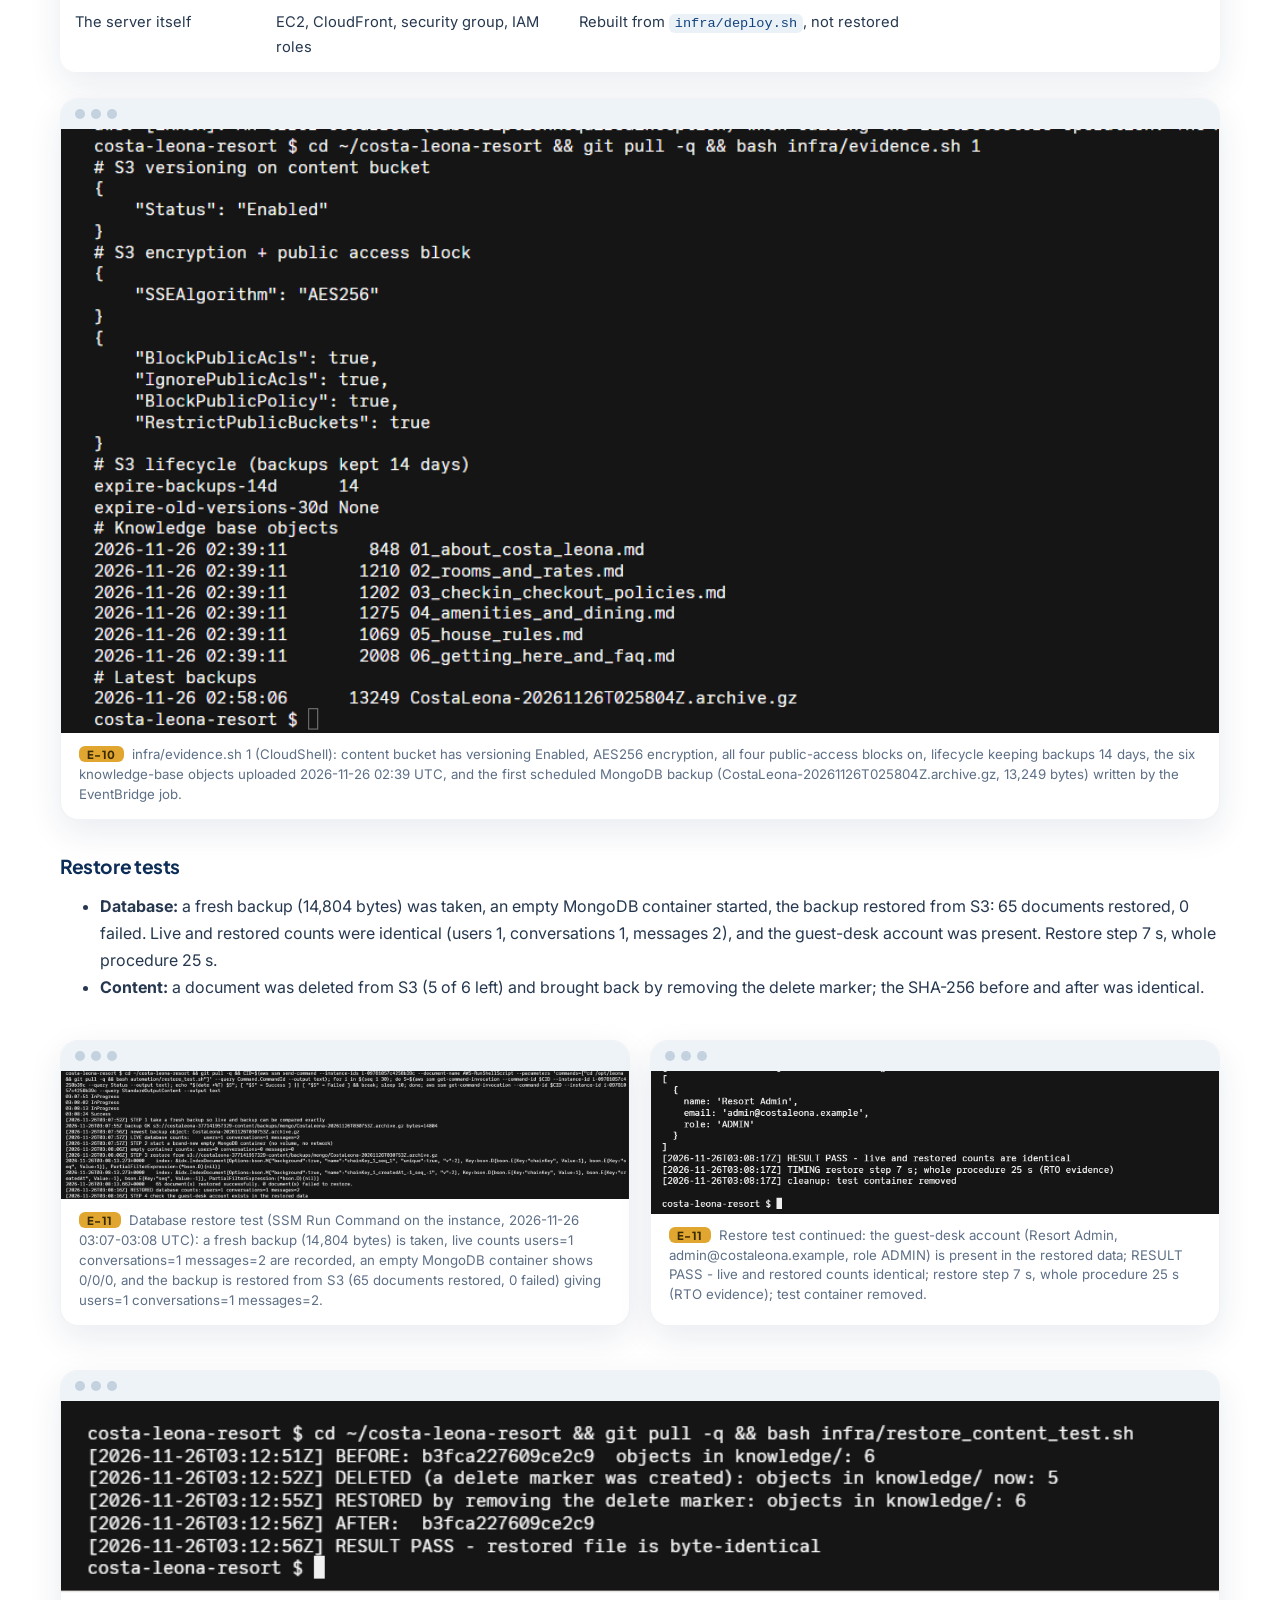
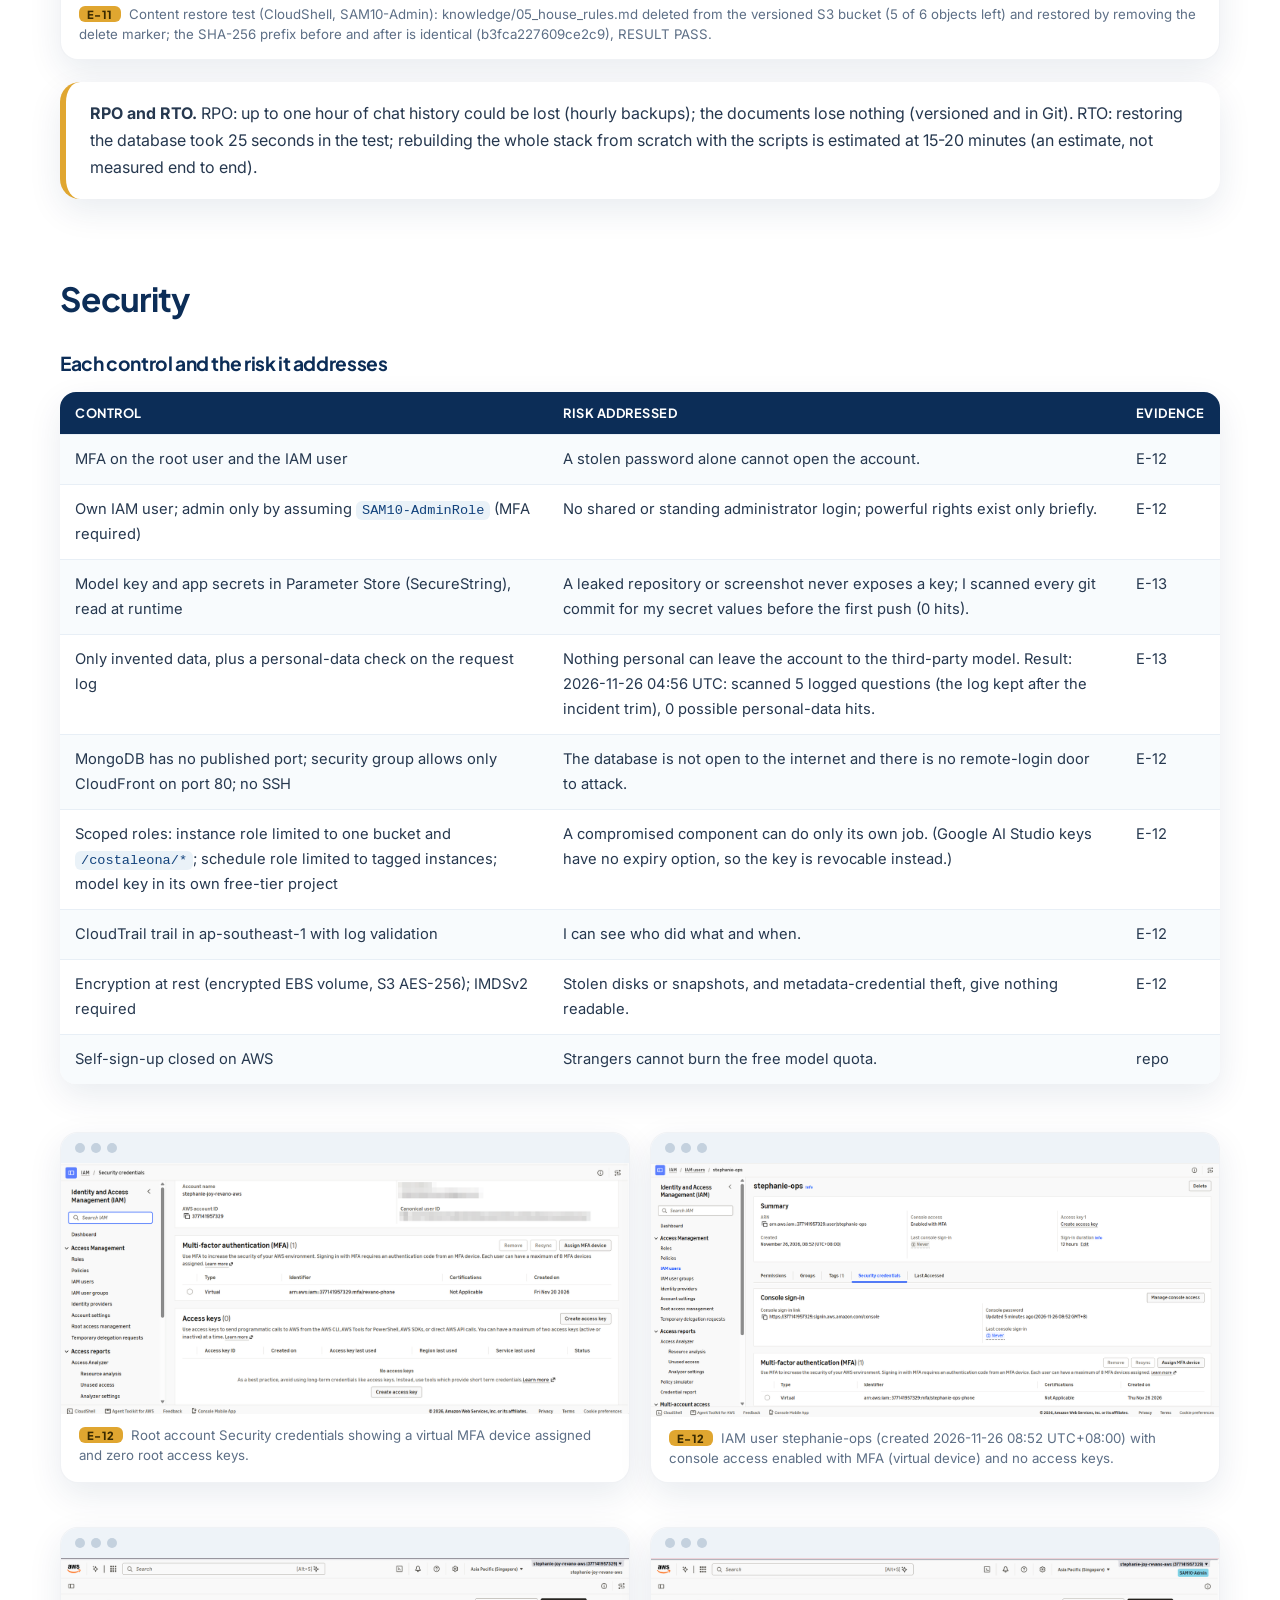
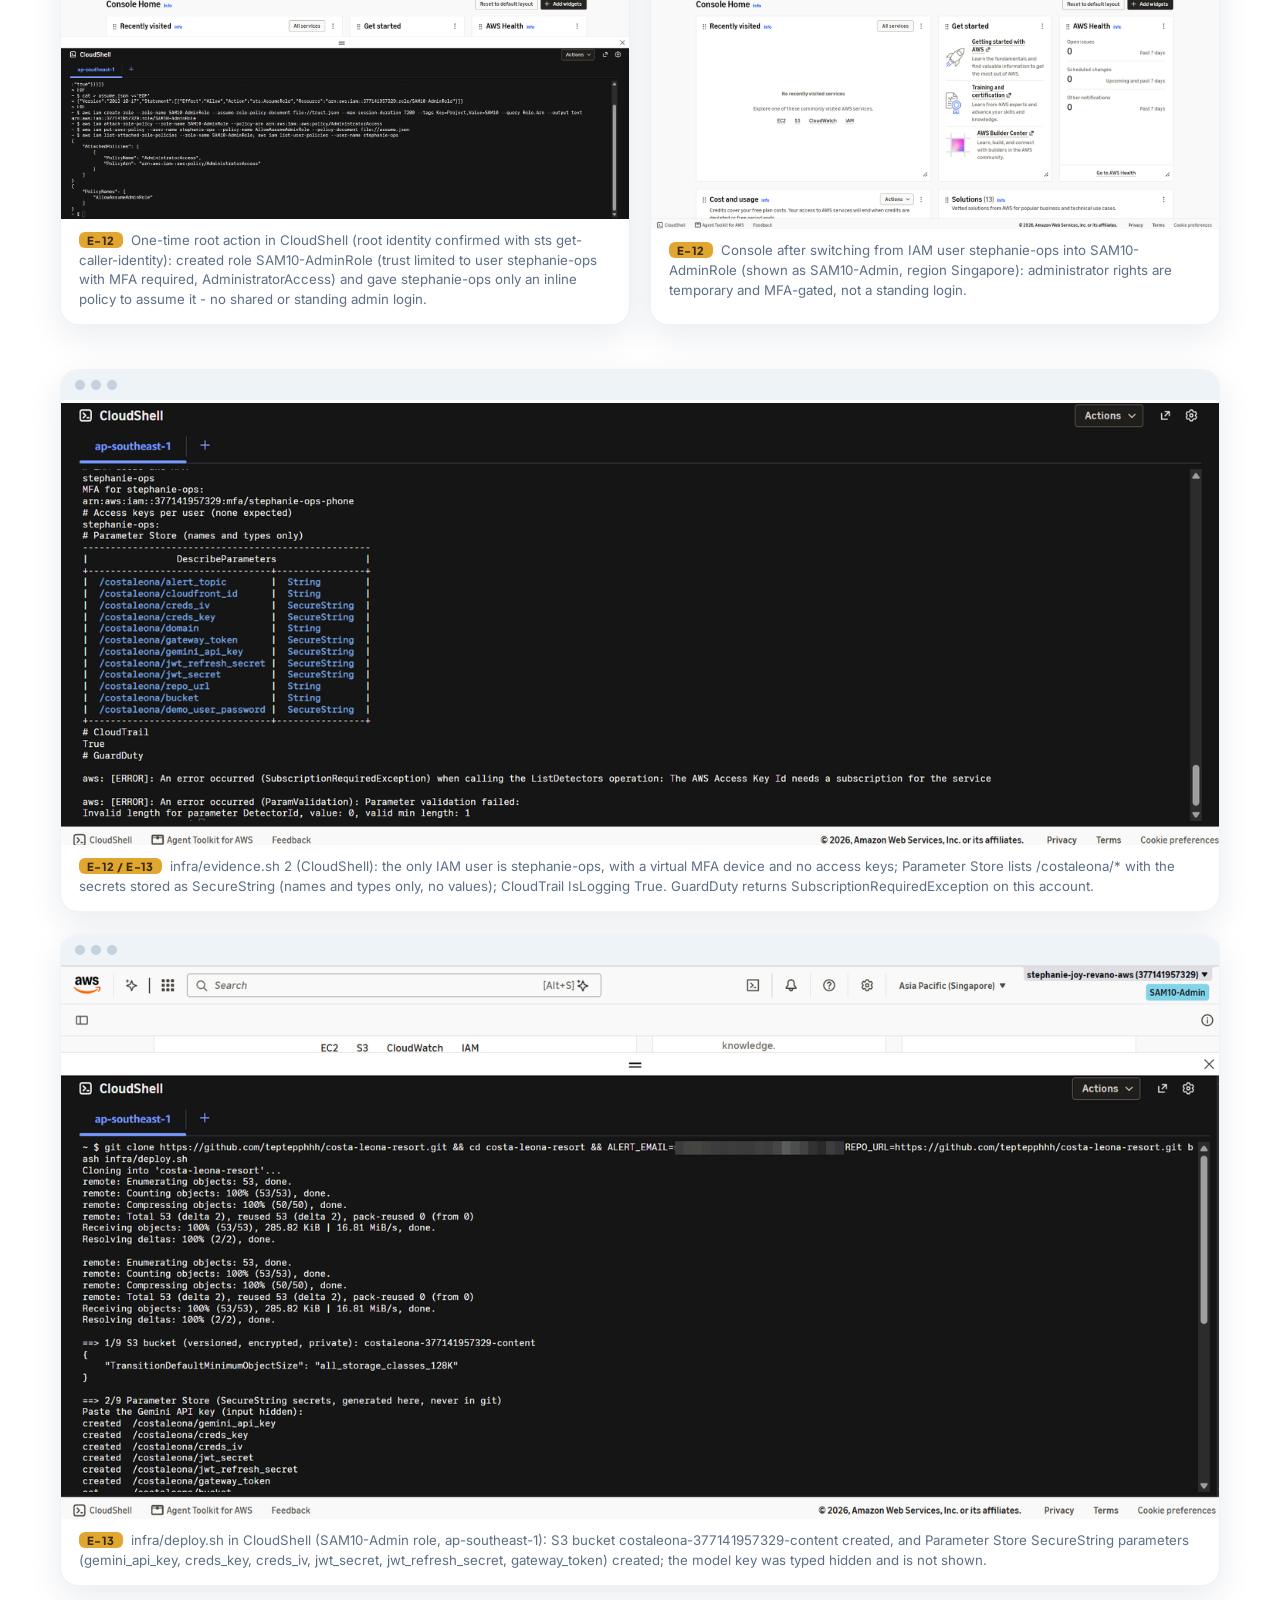
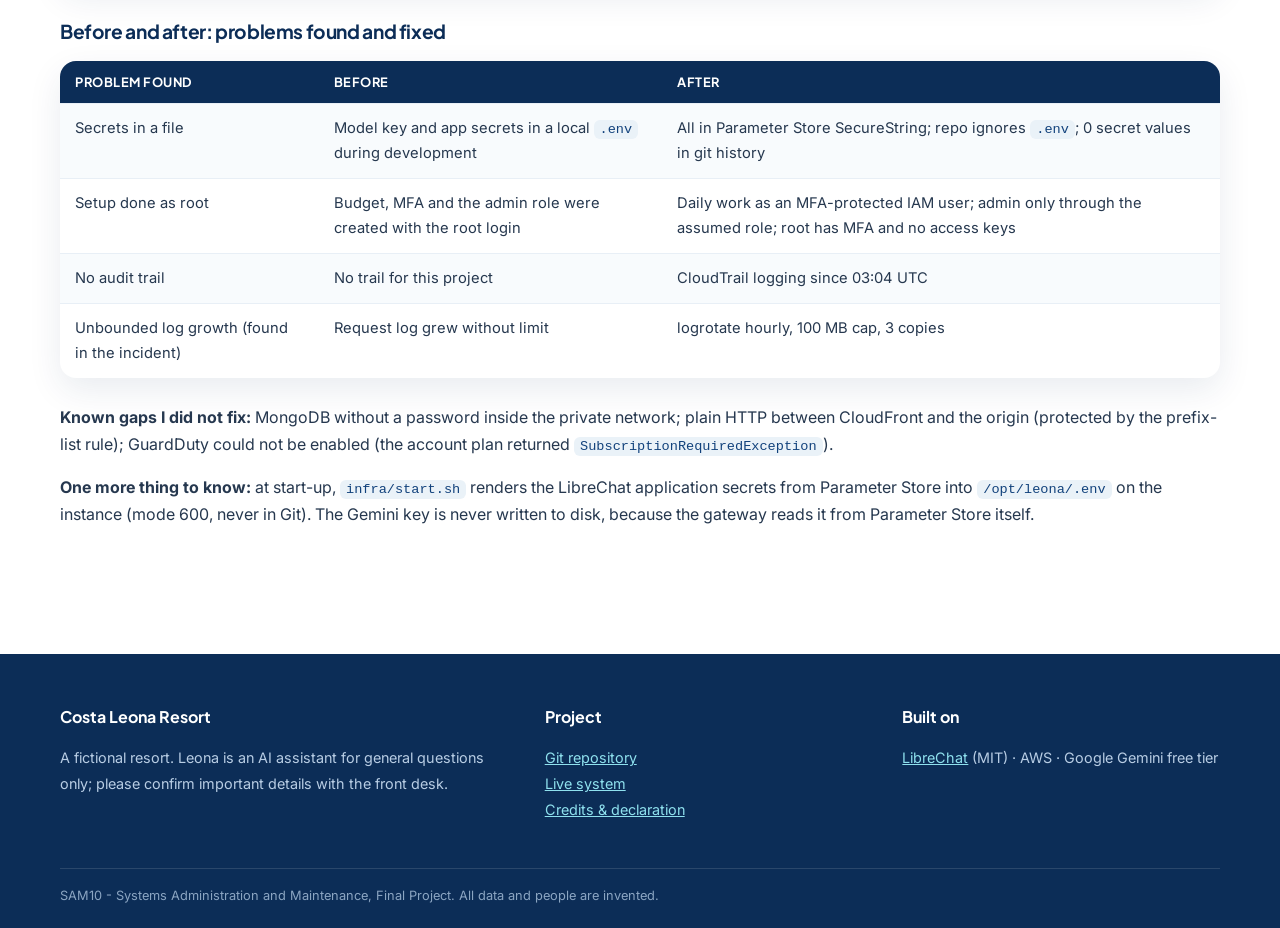
<file: docs/operations.html>
<!doctype html><html lang="en"><head><meta charset="utf-8"><meta name="viewport" content="width=device-width,initial-scale=1">
<title>Monitor, back up, secure | Costa Leona Resort - SAM10</title><meta name="description" content="Costa Leona Resort front-desk assistant: a reskinned LibreChat deployed, monitored, backed up and secured on AWS (SAM10 final project).">
<link rel="preconnect" href="https://fonts.googleapis.com"><link rel="preconnect" href="https://fonts.gstatic.com" crossorigin>
<link href="https://fonts.googleapis.com/css2?family=Inter:wght@400;500;600&family=Plus+Jakarta+Sans:wght@600;700;800&display=swap" rel="stylesheet">
<link rel="stylesheet" href="style.css"><link rel="icon" href="img/favicon-32x32.png"></head><body>
<header class="top"><div class="wrap bar"><a class="brand" href="index.html"><img src="img/logo-512.png" alt=""><span><b>Costa Leona</b><small>Resort &middot; SAM10</small></span></a>
<input type="checkbox" id="mt" class="mt"><label for="mt" class="burger" aria-label="Menu"><i></i><i></i><i></i></label>
<nav><a href="index.html">Overview</a><a href="infrastructure.html">AWS design</a><a href="system.html">System</a><a href="baseline.html">Baseline</a><a href="well-architected.html">Review</a><a href="operations.html" class=cur>Operate</a><a href="incident.html">Incident</a><a href="results.html">Results</a><a href="next-steps.html">Next steps</a><a href="declaration.html">Declaration</a></nav><a class="btn small" href="https://d3s6rxkesmrq3z.cloudfront.net">Try Leona <svg viewBox="0 0 24 24"><path d="M5 12h14M13 6l6 6-6 6"/></svg></a></div></header>
<section class="phero"><div class="wrap"><span class="eyebrow">WS-B, WS-C, WS-D</span><h1>Monitor, back up, secure</h1><p>Dashboard and alarms, a real alert, backup and restore results, and the security controls each explained in one sentence.</p></div><svg class="wavebot" viewBox="0 0 1440 60" preserveAspectRatio="none"><path d="M0 30c240 40 480 40 720 0s480-40 720 0v30H0z"/></svg></section><main class="wrap">
<h2>Monitoring</h2>
<p>The dashboard shows requests answered, failed and empty answers, response time, EC2 CPU, disk, memory, the scheduled test pass rate and the alarm states. I chose these because they separate "the machine is unhealthy" (CPU, disk, memory) from "the product is broken" (failed or empty answers, low pass rate).</p>
<figure class="shot"><div class="bar"><i></i><i></i><i></i></div><a href="img/28_cloudwatch_dashboard_before_incident.png"><img src="img/28_cloudwatch_dashboard_before_incident.png" alt="CloudWatch dashboard CostaLeona (last 1 h, UTC, about 02:15-03:20 on 2026-11-26) populated with real data: req" loading="lazy"></a><figcaption><span class="ev">E-06</span>CloudWatch dashboard CostaLeona (last 1 h, UTC, about 02:15-03:20 on 2026-11-26) populated with real data: requests answered, failed/empty answers, response time (peak 5.1 s), EC2 CPU (peak 4028_cloudwatch_dashboard_before_incident.png</figcaption></figure>
<h3>Eight alarms, all e-mailing me through SNS</h3>
<p>Appendix A rows for a load balancer and RDS do not apply (I run neither), so I swapped in the equivalents for what I do run.</p>
<table><tr><th>Alarm</th><th>Metric</th><th>Threshold</th><th>Why this value</th></tr>
<tr><td>costaleona-cpu-high</td><td>EC2 CPUUtilization</td><td>&gt;85% for 10 min</td><td>Appendix A value: a stuck process or runaway loop looks like this.</td></tr>
<tr><td>costaleona-status-check-failed</td><td>EC2 StatusCheckFailed</td><td>&gt;0 for 1 min</td><td>The instance itself is unhealthy.</td></tr>
<tr><td>costaleona-disk-high</td><td>CWAgent disk_used_percent</td><td>&gt;85% for 2 min</td><td>Changed from Appendix A's 1 hour: a chat system that logs every request can fill a small disk in minutes (it took 93 s in my incident).</td></tr>
<tr><td>costaleona-memory-high</td><td>CWAgent mem_used_percent</td><td>&gt;90% for 5 min</td><td>Containers may be killed by the kernel.</td></tr>
<tr><td>costaleona-response-slow</td><td>CostaLeona ResponseTimeMs</td><td>average &gt;10 s for 5 min</td><td>Changed from 3 s: the external model alone takes 1-9 s, so 10 s is where guests give up.</td></tr>
<tr><td>costaleona-answers-failed</td><td>failed / (failed + succeeded)</td><td>&gt;5% over 15 min</td><td>Appendix A: the system is up but not working (for example a Gemini 503 storm).</td></tr>
<tr><td>costaleona-empty-answers</td><td>CostaLeona EmptyAnswer</td><td>&gt;0 in 30 min</td><td>The knowledge base is probably missing or unreadable.</td></tr>
<tr><td>costaleona-passrate-low</td><td>CostaLeona PassRate (smoke)</td><td>&lt;80% per hour</td><td>Answer quality dropped though nothing is technically broken.</td></tr></table>
<div class="cols"><figure class="shot"><div class="bar"><i></i><i></i><i></i></div><a href="img/17_alarms_dashboard_created.png"><img src="img/17_alarms_dashboard_created.png" alt="infra/monitoring.sh output: eight CloudWatch alarms created (CPU, status check, disk, memory, response time, e" loading="lazy"></a><figcaption><span class="ev">E-07</span>infra/monitoring.sh output: eight CloudWatch alarms created (CPU, status check, disk, memory, response time, empty answers, failed-answer rate, test pass rate) all notifying the SNS topic, plus the CostaLeona dashboard. INSUFFICIENT_DATA is the normal state minutes after creation, before metrics arrive.</figcaption></figure><figure class="shot"><div class="bar"><i></i><i></i><i></i></div><a href="img/31_alarms_list_disk_in_alarm.png"><img src="img/31_alarms_list_disk_in_alarm.png" alt="CloudWatch Alarms (8): costaleona-disk-high is In alarm (last state update 2026-11-26 03:38:18 UTC, matching t" loading="lazy"></a><figcaption><span class="ev">E-07</span>CloudWatch Alarms (8): costaleona-disk-high is In alarm (last state update 2026-11-26 03:38:18 UTC, matching the email) while the other seven alarms are OK; actions are enabled on all.</figcaption></figure></div>
<h3>Proof that an alert reached me</h3>
<p>This is a real alarm raised by the disk-full fault in <a href="incident.html">the incident</a>: fault at 03:34:44 UTC, alarm at 03:38:18 UTC. I acted on it (fixed at 03:45:29) and the "OK" message followed at 03:47:18.</p>
<div class="cols"><figure class="shot"><div class="bar"><i></i><i></i><i></i></div><a href="img/30_alert_email_disk_high.png"><img src="img/30_alert_email_disk_high.png" alt="Real alert received: AWS Notifications email &quot;ALARM: costaleona-disk-high&quot; in Asia Pacific (Singapore), state " loading="lazy"></a><figcaption><span class="ev">E-08</span>Real alert received: AWS Notifications email &quot;ALARM: costaleona-disk-high&quot; in Asia Pacific (Singapore), state change OK -&gt; ALARM at Thursday 26 November 2026 03:38:18 UTC (Gmail shows 11:38 AM local); datapoints 99.8 percent (03:36) and 86.0 percent (03:35) exceeded the 85 percent threshold. Time to detect from fault start (03:34:44 UTC): 3 min 34 s.</figcaption></figure><figure class="shot"><div class="bar"><i></i><i></i><i></i></div><a href="img/36_alert_email_disk_ok_resolved.png"><img src="img/36_alert_email_disk_ok_resolved.png" alt="Resolution email: AWS Notifications &quot;OK: costaleona-disk-high&quot;, state change ALARM -&gt; OK at Thursday 26 Novemb" loading="lazy"></a><figcaption><span class="ev">E-08</span>Resolution email: AWS Notifications &quot;OK: costaleona-disk-high&quot;, state change ALARM -&gt; OK at Thursday 26 November 2026 03:47:18 UTC (Gmail 11:47 AM) with disk at 46.06 percent. Incident timeline: fault 03:34:44, alarm 03:38:18, fix complete 03:45:29, alarm cleared 03:47:18.</figcaption></figure></div>
<figure class="shot"><div class="bar"><i></i><i></i><i></i></div><a href="img/26_sns_subscription_confirmed.png"><img src="img/26_sns_subscription_confirmed.png" alt="SNS topic costaleona-alerts has a confirmed email subscription (full subscription ARN, not PendingConfirmation" loading="lazy"></a><figcaption>SNS topic costaleona-alerts has a confirmed email subscription (full subscription ARN, not PendingConfirmation), so all CloudWatch alarms can reach the operator.</figcaption></figure>
<h3>Every alarm tested</h3>
<p>Only the disk alarm has fired for a real fault. To prove the e-mail path of the other seven I sent a <b>planned notification test</b> (<code>infra/test_alarms.sh</code> sets each alarm to ALARM with <code>set-alarm-state</code>, labelled as a test, not a fault). Each alarm e-mailed me and then returned to its true state with an OK e-mail.</p>
<div class="cols"><figure class="shot"><div class="bar"><i></i><i></i><i></i></div><a href="img/44_alarm_notification_test_sent.png"><img src="img/44_alarm_notification_test_sent.png" alt="Notification-path test of the seven alarms that had not fired for real (infra/test_alarms.sh, 2026-11-26 05:29" loading="lazy"></a><figcaption><span class="ev">E-07</span>Notification-path test of the seven alarms that had not fired for real (infra/test_alarms.sh, 2026-11-26 05:29:14-05:29:18 UTC): each alarm was set to ALARM with set-alarm-state and labelled PLANNED NOTIFICATION TEST. This is a test of the e-mail path, not a real fault; the disk alarm fired for real in the incident.</figcaption></figure><figure class="shot"><div class="bar"><i></i><i></i><i></i></div><a href="img/45_alarm_test_emails_inbox.png"><img src="img/45_alarm_test_emails_inbox.png" alt="Inbox after the notification-path test (2026-11-26, 1:29-1:30 PM local = 05:29-05:30 UTC): an ALARM e-mail for" loading="lazy"></a><figcaption><span class="ev">E-08</span>Inbox after the notification-path test (2026-11-26, 1:29-1:30 PM local = 05:29-05:30 UTC): an ALARM e-mail for each of the seven alarms that had not fired for real (cpu-high, status-check-failed, memory-high, response-slow, answers-failed, empty-answers, passrate-low) followed by the matching OK e-mails as the alarms returned to their true state. One unrelated promotional e-mail row is masked.</figcaption></figure></div>
<figure class="shot"><div class="bar"><i></i><i></i><i></i></div><a href="img/46_alarm_test_email_reason.png"><img src="img/46_alarm_test_email_reason.png" alt="One of the seven test e-mails opened: ALARM costaleona-answers-failed, state change OK -&gt; ALARM at 2026-11-26 " loading="lazy"></a><figcaption><span class="ev">E-08</span>One of the seven test e-mails opened: ALARM costaleona-answers-failed, state change OK -&gt; ALARM at 2026-11-26 05:29:17 UTC, &quot;Reason for State Change: PLANNED NOTIFICATION TEST (set-alarm-state), not a real fault&quot;. The alarm description, metric math (IF(s+f&gt;0, 100*f/(s+f), 0)), threshold 5 percent over 900 s and the SNS action are visible; the unsubscribe link at the bottom is masked.</figcaption></figure>
<h3>Request log</h3>
<p>Every request is one JSON line: time, request id, the question, duration in milliseconds, success, empty, HTTP status, model and application version (release plus a hash of the knowledge base). Log groups for the gateway, LibreChat, MongoDB, the request log and the automation log all have a 14-day retention. Sample (local run, same code):</p>
<pre>{"ts": "2026-11-26T02:26:25+0000", "request_id": "8db0af35c237", "question": "What time is check-in?", "duration_ms": 6837, "success": true, "empty": false, "status": 200, "model": "gemini-3.5-flash-lite", "version": "1.0.0+kb.01604f0c", "error": ""}</pre>
<figure class="shot"><div class="bar"><i></i><i></i><i></i></div><a href="img/42_cloudwatch_request_log.png"><img src="img/42_cloudwatch_request_log.png" alt="Request log in CloudWatch Logs (log group /costaleona/requests, read with get-log-events): one JSON line per r" loading="lazy"></a><figcaption><span class="ev">E-09</span>Request log in CloudWatch Logs (log group /costaleona/requests, read with get-log-events): one JSON line per request with time, request id, the question, duration_ms, success, empty, status, model and version (d2a7ed8+kb.606c1a37). These lines (04:58:32 &quot;What are the pool opening hours?&quot;, 04:58:36 &quot;How much does a helicopter transfer cost?&quot;) were written by the third hourly test-question run.</figcaption></figure><figure class="shot"><div class="bar"><i></i><i></i><i></i></div><a href="img/39_log_groups_schedules_evidence_part2.png"><img src="img/39_log_groups_schedules_evidence_part2.png" alt="Log groups for the gateway, LibreChat app, MongoDB database, request log and automation log all have 14-day re" loading="lazy"></a><figcaption><span class="ev">E-09</span>Log groups for the gateway, LibreChat app, MongoDB database, request log and automation log all have 14-day retention (not Never expire); two EventBridge rules (backup and smoke test) are ENABLED at rate(1 hour).</figcaption></figure>

<h2>Backup and restore</h2>
<h3>What would have to be restored</h3>
<table><tr><th>Item</th><th>Where it lives</th><th>How it is protected</th></tr>
<tr><td>Database (users and chats)</td><td>MongoDB volume on the instance</td><td>Hourly <code>mongodump</code> to S3 (<code>backups/mongo/</code>), kept 14 days (requirement: 7). No RDS is used.</td></tr>
<tr><td>S3 content (six documents)</td><td>S3 bucket <code>knowledge/</code></td><td>Versioning enabled; second copy in Git</td></tr>
<tr><td>Configuration and secrets</td><td>Parameter Store; Git (<code>infra/</code>, compose files)</td><td>Everything but the model key is regenerated by <code>deploy.sh</code>; the model key is re-created in Google AI Studio</td></tr>
<tr><td>The server itself</td><td>EC2, CloudFront, security group, IAM roles</td><td>Rebuilt from <code>infra/deploy.sh</code>, not restored</td></tr></table>
<figure class="shot"><div class="bar"><i></i><i></i><i></i></div><a href="img/21_s3_versioning_backups_evidence.png"><img src="img/21_s3_versioning_backups_evidence.png" alt="infra/evidence.sh 1 (CloudShell): content bucket has versioning Enabled, AES256 encryption, all four public-ac" loading="lazy"></a><figcaption><span class="ev">E-10</span>infra/evidence.sh 1 (CloudShell): content bucket has versioning Enabled, AES256 encryption, all four public-access blocks on, lifecycle keeping backups 14 days, the six knowledge-base objects uploaded 2026-11-26 02:39 UTC, and the first scheduled MongoDB backup (CostaLeona-20261126T025804Z.archive.gz, 13,249 bytes) written by the EventBridge job.</figcaption></figure>
<h3>Restore tests</h3>
<ul><li><b>Database:</b> a fresh backup (14,804 bytes) was taken, an empty MongoDB container started, the backup restored from S3: 65 documents restored, 0 failed. Live and restored counts were identical (users 1, conversations 1, messages 2), and the guest-desk account was present. Restore step 7 s, whole procedure 25 s.</li>
<li><b>Content:</b> a document was deleted from S3 (5 of 6 left) and brought back by removing the delete marker; the SHA-256 before and after was identical.</li></ul>
<div class="cols"><figure class="shot"><div class="bar"><i></i><i></i><i></i></div><a href="img/23_restore_test_db_part1.png"><img src="img/23_restore_test_db_part1.png" alt="Database restore test (SSM Run Command on the instance, 2026-11-26 03:07-03:08 UTC): a fresh backup (14,804 by" loading="lazy"></a><figcaption><span class="ev">E-11</span>Database restore test (SSM Run Command on the instance, 2026-11-26 03:07-03:08 UTC): a fresh backup (14,804 bytes) is taken, live counts users=1 conversations=1 messages=2 are recorded, an empty MongoDB container shows 0/0/0, and the backup is restored from S3 (65 documents restored, 0 failed) giving users=1 conversations=1 messages=2.</figcaption></figure><figure class="shot"><div class="bar"><i></i><i></i><i></i></div><a href="img/24_restore_test_db_part2_pass.png"><img src="img/24_restore_test_db_part2_pass.png" alt="Restore test continued: the guest-desk account (Resort Admin, admin@costaleona.example, role ADMIN) is present" loading="lazy"></a><figcaption><span class="ev">E-11</span>Restore test continued: the guest-desk account (Resort Admin, admin@costaleona.example, role ADMIN) is present in the restored data; RESULT PASS - live and restored counts identical; restore step 7 s, whole procedure 25 s (RTO evidence); test container removed.</figcaption></figure></div>
<figure class="shot"><div class="bar"><i></i><i></i><i></i></div><a href="img/25_restore_test_content_s3_versioning.png"><img src="img/25_restore_test_content_s3_versioning.png" alt="Content restore test (CloudShell, SAM10-Admin): knowledge/05_house_rules.md deleted from the versioned S3 buck" loading="lazy"></a><figcaption><span class="ev">E-11</span>Content restore test (CloudShell, SAM10-Admin): knowledge/05_house_rules.md deleted from the versioned S3 bucket (5 of 6 objects left) and restored by removing the delete marker; the SHA-256 prefix before and after is identical (b3fca227609ce2c9), RESULT PASS.</figcaption></figure>
<div class="box"><b>RPO and RTO.</b> RPO: up to one hour of chat history could be lost (hourly backups); the documents lose nothing (versioned and in Git). RTO: restoring the database took 25 seconds in the test; rebuilding the whole stack from scratch with the scripts is estimated at 15-20 minutes (an estimate, not measured end to end).</div>

<h2>Security</h2>
<h3>Each control and the risk it addresses</h3>
<table><tr><th>Control</th><th>Risk addressed</th><th>Evidence</th></tr>
<tr><td>MFA on the root user and the IAM user</td><td>A stolen password alone cannot open the account.</td><td>E-12</td></tr>
<tr><td>Own IAM user; admin only by assuming <code>SAM10-AdminRole</code> (MFA required)</td><td>No shared or standing administrator login; powerful rights exist only briefly.</td><td>E-12</td></tr>
<tr><td>Model key and app secrets in Parameter Store (SecureString), read at runtime</td><td>A leaked repository or screenshot never exposes a key; I scanned every git commit for my secret values before the first push (0 hits).</td><td>E-13</td></tr>
<tr><td>Only invented data, plus a personal-data check on the request log</td><td>Nothing personal can leave the account to the third-party model. Result: 2026-11-26 04:56 UTC: scanned 5 logged questions (the log kept after the incident trim), 0 possible personal-data hits.</td><td>E-13</td></tr>
<tr><td>MongoDB has no published port; security group allows only CloudFront on port 80; no SSH</td><td>The database is not open to the internet and there is no remote-login door to attack.</td><td>E-12</td></tr>
<tr><td>Scoped roles: instance role limited to one bucket and <code>/costaleona/*</code>; schedule role limited to tagged instances; model key in its own free-tier project</td><td>A compromised component can do only its own job. (Google AI Studio keys have no expiry option, so the key is revocable instead.)</td><td>E-12</td></tr>
<tr><td>CloudTrail trail in ap-southeast-1 with log validation</td><td>I can see who did what and when.</td><td>E-12</td></tr>
<tr><td>Encryption at rest (encrypted EBS volume, S3 AES-256); IMDSv2 required</td><td>Stolen disks or snapshots, and metadata-credential theft, give nothing readable.</td><td>E-12</td></tr>
<tr><td>Self-sign-up closed on AWS</td><td>Strangers cannot burn the free model quota.</td><td>repo</td></tr></table>
<div class="cols"><figure class="shot"><div class="bar"><i></i><i></i><i></i></div><a href="img/02_root_mfa_enabled.png"><img src="img/02_root_mfa_enabled.png" alt="Root account Security credentials showing a virtual MFA device assigned and zero root access keys." loading="lazy"></a><figcaption><span class="ev">E-12</span>Root account Security credentials showing a virtual MFA device assigned and zero root access keys.</figcaption></figure><figure class="shot"><div class="bar"><i></i><i></i><i></i></div><a href="img/03_iam_user_mfa_enabled.png"><img src="img/03_iam_user_mfa_enabled.png" alt="IAM user stephanie-ops (created 2026-11-26 08:52 UTC+08:00) with console access enabled with MFA (virtual devi" loading="lazy"></a><figcaption><span class="ev">E-12</span>IAM user stephanie-ops (created 2026-11-26 08:52 UTC+08:00) with console access enabled with MFA (virtual device) and no access keys.</figcaption></figure></div>
<div class="cols"><figure class="shot"><div class="bar"><i></i><i></i><i></i></div><a href="img/12_admin_role_created_root_cloudshell.png"><img src="img/12_admin_role_created_root_cloudshell.png" alt="One-time root action in CloudShell (root identity confirmed with sts get-caller-identity): created role SAM10-" loading="lazy"></a><figcaption><span class="ev">E-12</span>One-time root action in CloudShell (root identity confirmed with sts get-caller-identity): created role SAM10-AdminRole (trust limited to user stephanie-ops with MFA required, AdministratorAccess) and gave stephanie-ops only an inline policy to assume it - no shared or standing admin login.</figcaption></figure><figure class="shot"><div class="bar"><i></i><i></i><i></i></div><a href="img/13_role_switched_sam10_admin.png"><img src="img/13_role_switched_sam10_admin.png" alt="Console after switching from IAM user stephanie-ops into SAM10-AdminRole (shown as SAM10-Admin, region Singapo" loading="lazy"></a><figcaption><span class="ev">E-12</span>Console after switching from IAM user stephanie-ops into SAM10-AdminRole (shown as SAM10-Admin, region Singapore): administrator rights are temporary and MFA-gated, not a standing login.</figcaption></figure></div>
<figure class="shot"><div class="bar"><i></i><i></i><i></i></div><a href="img/22_iam_mfa_ssm_params_cloudtrail.png"><img src="img/22_iam_mfa_ssm_params_cloudtrail.png" alt="infra/evidence.sh 2 (CloudShell): the only IAM user is stephanie-ops, with a virtual MFA device and no access " loading="lazy"></a><figcaption><span class="ev">E-12 / E-13</span>infra/evidence.sh 2 (CloudShell): the only IAM user is stephanie-ops, with a virtual MFA device and no access keys; Parameter Store lists /costaleona/* with the secrets stored as SecureString (names and types only, no values); CloudTrail IsLogging True. GuardDuty returns SubscriptionRequiredException on this account.</figcaption></figure><figure class="shot"><div class="bar"><i></i><i></i><i></i></div><a href="img/14_deploy_s3_ssm_secrets.png"><img src="img/14_deploy_s3_ssm_secrets.png" alt="infra/deploy.sh in CloudShell (SAM10-Admin role, ap-southeast-1): S3 bucket costaleona-377141957329-content cr" loading="lazy"></a><figcaption><span class="ev">E-13</span>infra/deploy.sh in CloudShell (SAM10-Admin role, ap-southeast-1): S3 bucket costaleona-377141957329-content created, and Parameter Store SecureString parameters (gemini_api_key, creds_key, creds_iv, jwt_secret, jwt_refresh_secret, gateway_token) created; the model key was typed hidden and is not shown.</figcaption></figure>
<h3>Before and after: problems found and fixed</h3>
<table><tr><th>Problem found</th><th>Before</th><th>After</th></tr>
<tr><td>Secrets in a file</td><td>Model key and app secrets in a local <code>.env</code> during development</td><td>All in Parameter Store SecureString; repo ignores <code>.env</code>; 0 secret values in git history</td></tr>
<tr><td>Setup done as root</td><td>Budget, MFA and the admin role were created with the root login</td><td>Daily work as an MFA-protected IAM user; admin only through the assumed role; root has MFA and no access keys</td></tr>
<tr><td>No audit trail</td><td>No trail for this project</td><td>CloudTrail logging since 03:04 UTC</td></tr>
<tr><td>Unbounded log growth (found in the incident)</td><td>Request log grew without limit</td><td>logrotate hourly, 100 MB cap, 3 copies</td></tr></table>
<p><b>Known gaps I did not fix:</b> MongoDB without a password inside the private network; plain HTTP between CloudFront and the origin (protected by the prefix-list rule); GuardDuty could not be enabled (the account plan returned <code>SubscriptionRequiredException</code>).</p>
<p><b>One more thing to know:</b> at start-up, <code>infra/start.sh</code> renders the LibreChat application secrets from Parameter Store into <code>/opt/leona/.env</code> on the instance (mode 600, never in Git). The Gemini key is never written to disk, because the gateway reads it from Parameter Store itself.</p>
</main>
<footer><div class="wrap fcols"><div><b>Costa Leona Resort</b><p>A fictional resort. Leona is an AI assistant for general questions only; please confirm important details with the front desk.</p></div>
<div><b>Project</b><p><a href="https://github.com/teptepphhh/costa-leona-resort">Git repository</a><br><a href="https://d3s6rxkesmrq3z.cloudfront.net">Live system</a><br><a href="declaration.html">Credits &amp; declaration</a></p></div>
<div><b>Built on</b><p><a href="https://github.com/danny-avila/LibreChat">LibreChat</a> (MIT) &middot; AWS &middot; Google Gemini free tier</p></div></div>
<div class="wrap copy">SAM10 - Systems Administration and Maintenance, Final Project. All data and people are invented.</div></footer></body></html>
</file>
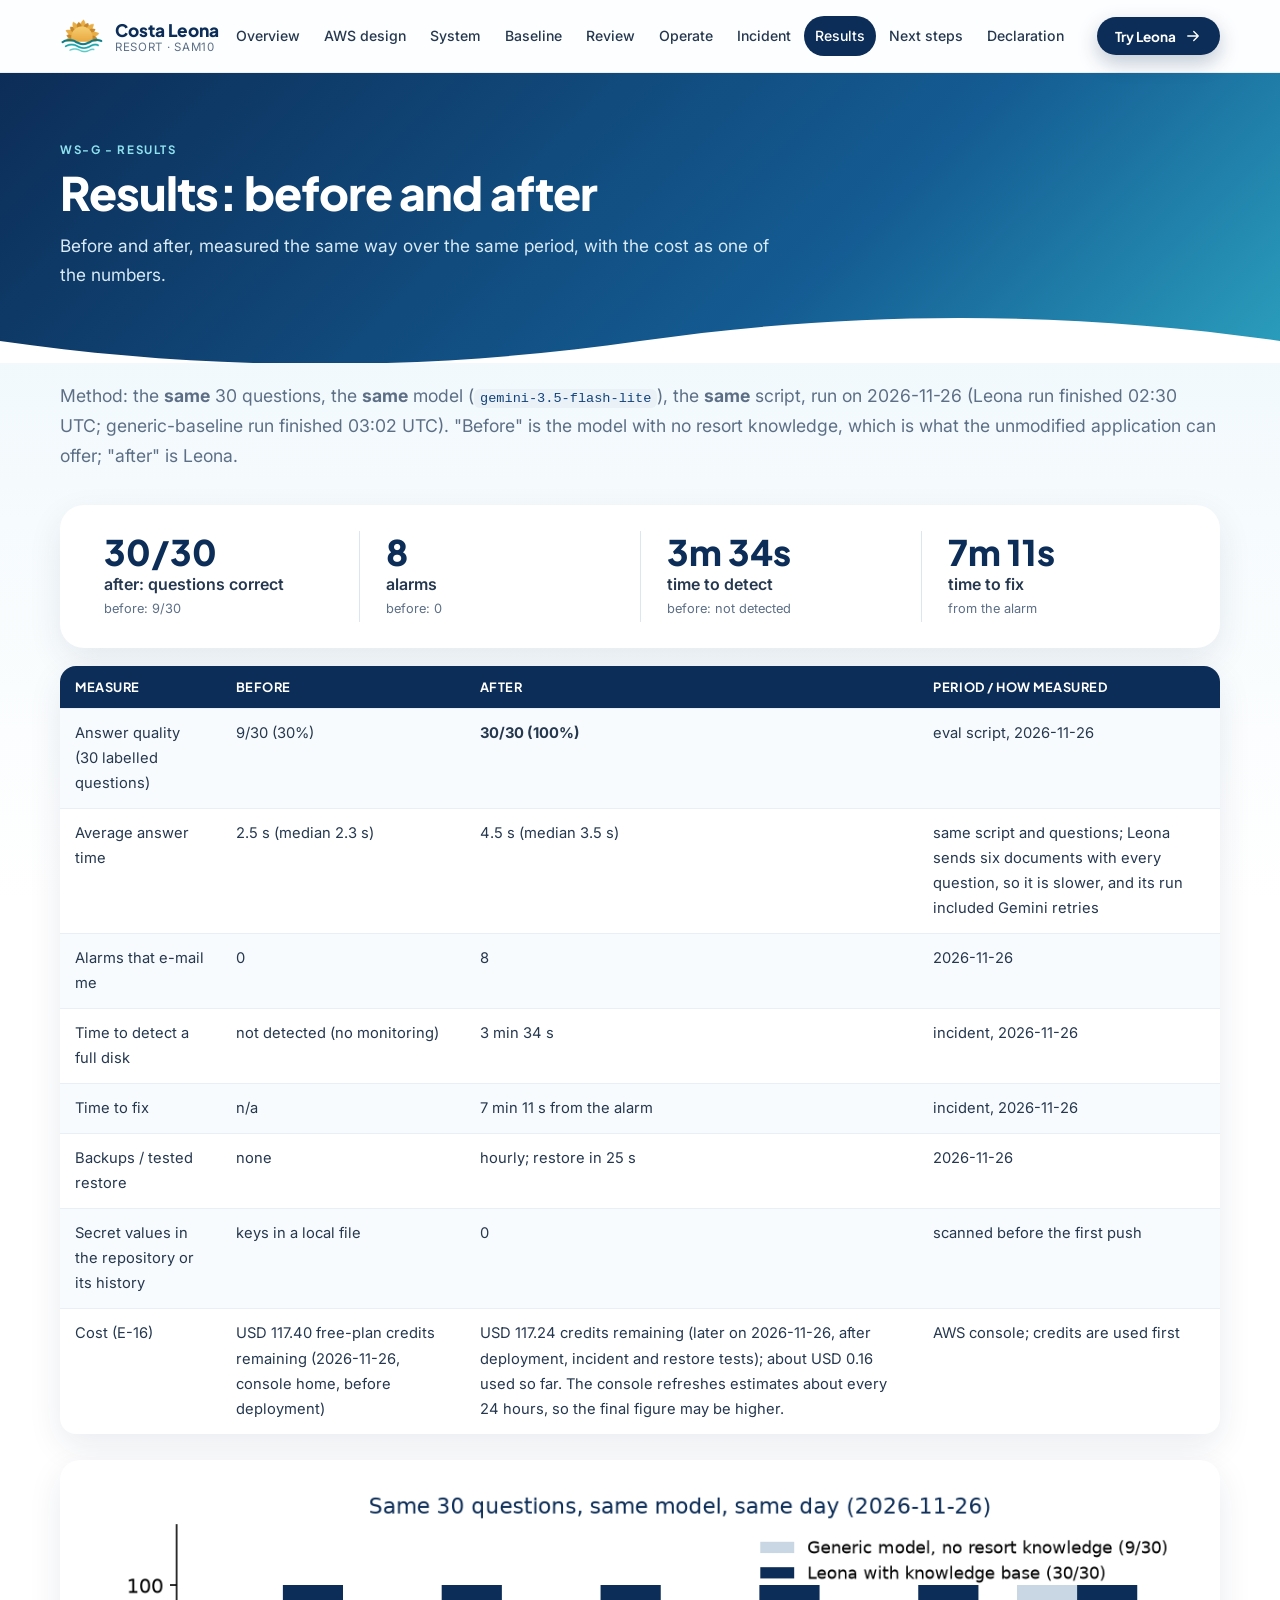
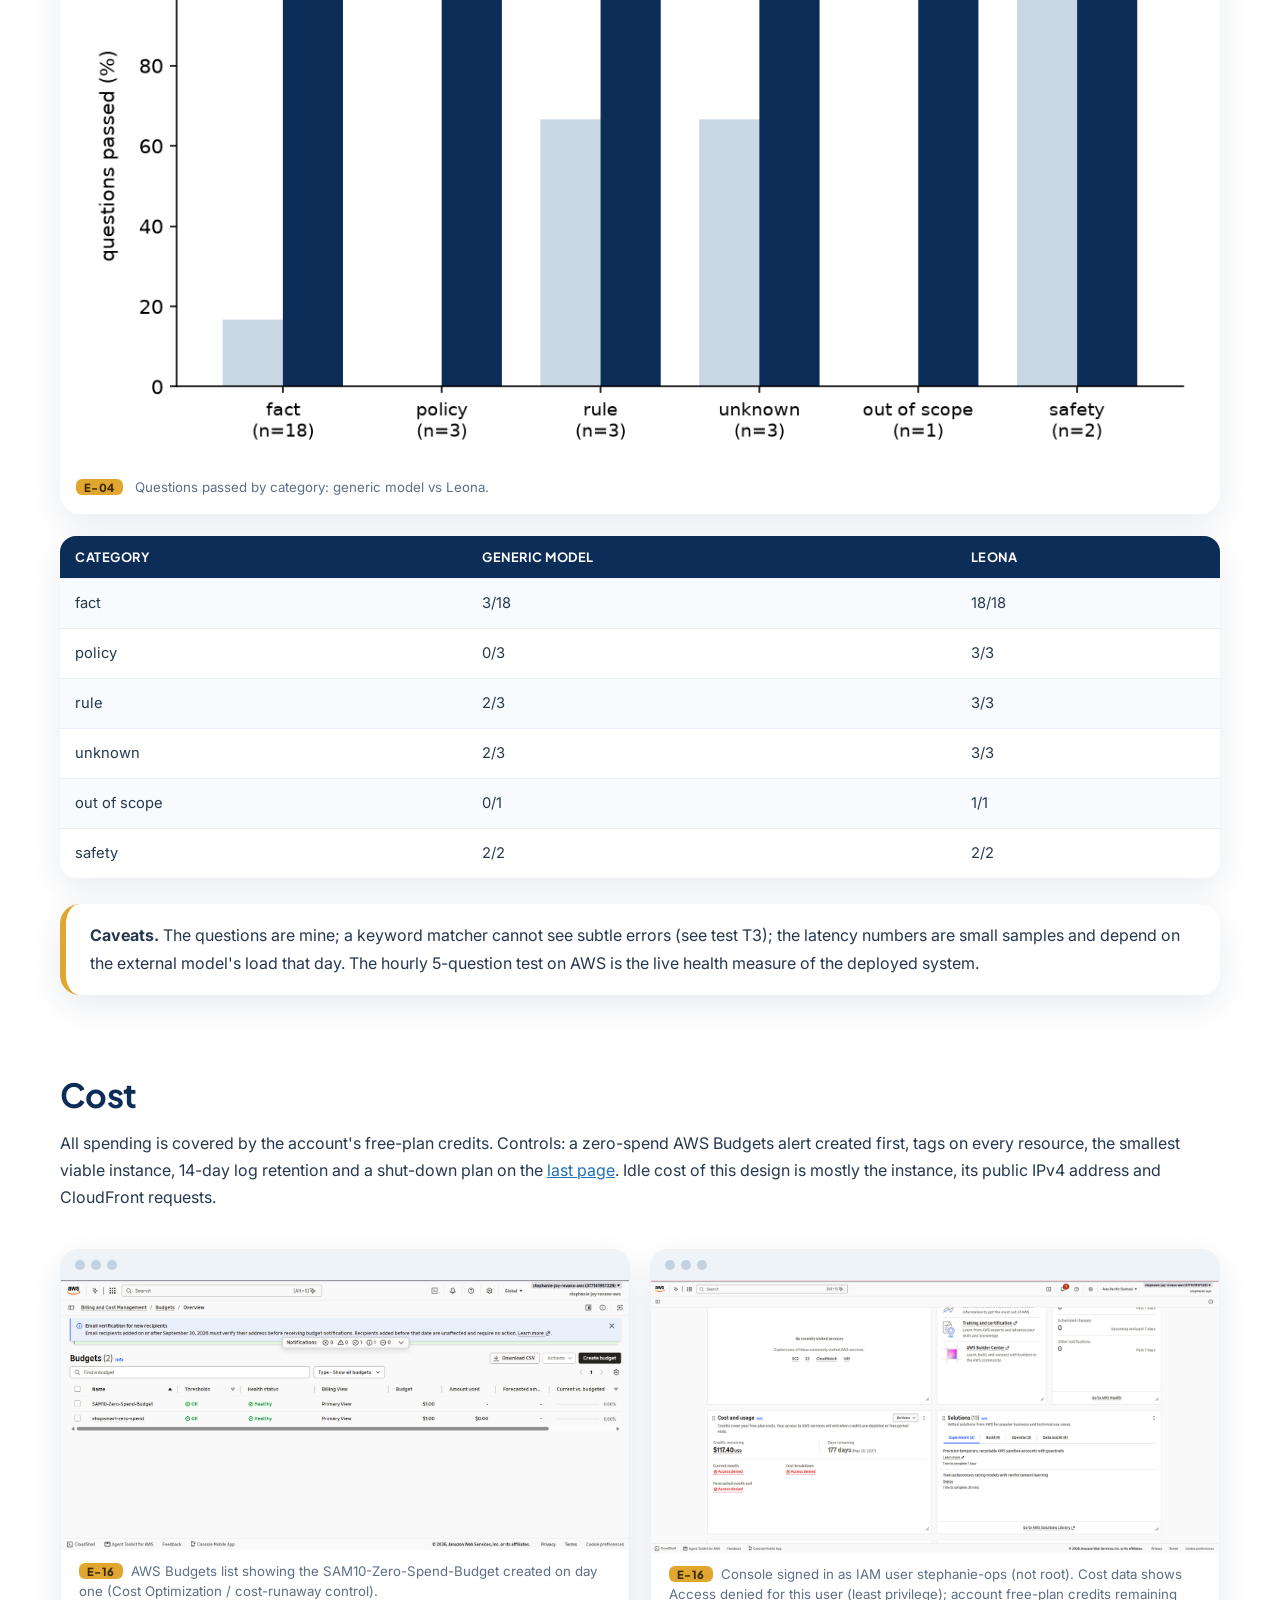
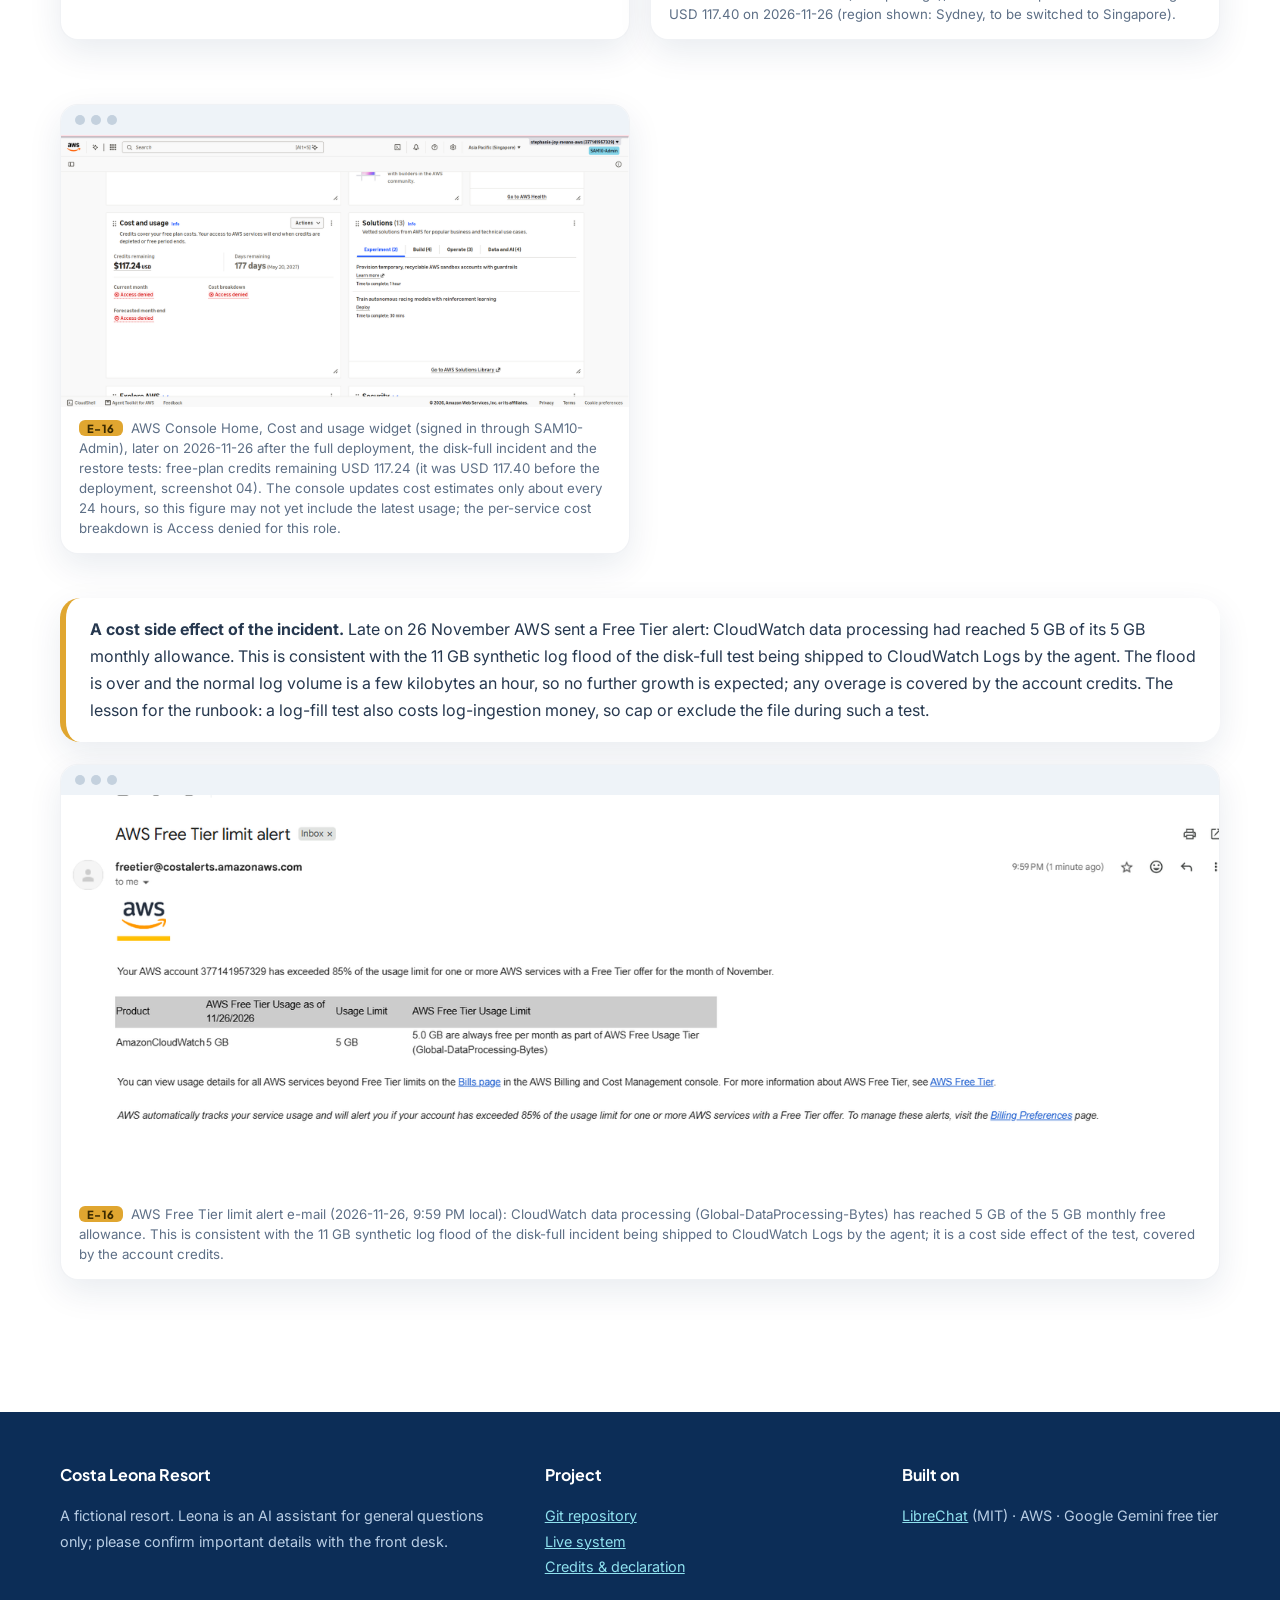
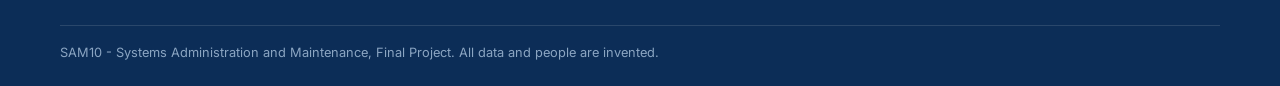
<file: docs/results.html>
<!doctype html><html lang="en"><head><meta charset="utf-8"><meta name="viewport" content="width=device-width,initial-scale=1">
<title>Results: before and after | Costa Leona Resort - SAM10</title><meta name="description" content="Costa Leona Resort front-desk assistant: a reskinned LibreChat deployed, monitored, backed up and secured on AWS (SAM10 final project).">
<link rel="preconnect" href="https://fonts.googleapis.com"><link rel="preconnect" href="https://fonts.gstatic.com" crossorigin>
<link href="https://fonts.googleapis.com/css2?family=Inter:wght@400;500;600&family=Plus+Jakarta+Sans:wght@600;700;800&display=swap" rel="stylesheet">
<link rel="stylesheet" href="style.css"><link rel="icon" href="img/favicon-32x32.png"></head><body>
<header class="top"><div class="wrap bar"><a class="brand" href="index.html"><img src="img/logo-512.png" alt=""><span><b>Costa Leona</b><small>Resort &middot; SAM10</small></span></a>
<input type="checkbox" id="mt" class="mt"><label for="mt" class="burger" aria-label="Menu"><i></i><i></i><i></i></label>
<nav><a href="index.html">Overview</a><a href="infrastructure.html">AWS design</a><a href="system.html">System</a><a href="baseline.html">Baseline</a><a href="well-architected.html">Review</a><a href="operations.html">Operate</a><a href="incident.html">Incident</a><a href="results.html" class=cur>Results</a><a href="next-steps.html">Next steps</a><a href="declaration.html">Declaration</a></nav><a class="btn small" href="https://d3s6rxkesmrq3z.cloudfront.net">Try Leona <svg viewBox="0 0 24 24"><path d="M5 12h14M13 6l6 6-6 6"/></svg></a></div></header>
<section class="phero"><div class="wrap"><span class="eyebrow">WS-G - Results</span><h1>Results: before and after</h1><p>Before and after, measured the same way over the same period, with the cost as one of the numbers.</p></div><svg class="wavebot" viewBox="0 0 1440 60" preserveAspectRatio="none"><path d="M0 30c240 40 480 40 720 0s480-40 720 0v30H0z"/></svg></section><main class="wrap">
<p class="lead2">Method: the <b>same</b> 30 questions, the <b>same</b> model (<code>gemini-3.5-flash-lite</code>), the <b>same</b> script, run on 2026-11-26 (Leona run finished 02:30 UTC; generic-baseline run finished 03:02 UTC). "Before" is the model with no resort knowledge, which is what the unmodified application can offer; "after" is Leona.</p>
<div class="strip"><div class="stat"><b>30/30</b><span>after: questions correct</span><small>before: 9/30</small></div><div class="stat"><b>8</b><span>alarms</span><small>before: 0</small></div><div class="stat"><b>3m 34s</b><span>time to detect</span><small>before: not detected</small></div><div class="stat"><b>7m 11s</b><span>time to fix</span><small>from the alarm</small></div></div>
<table><tr><th>Measure</th><th>Before</th><th>After</th><th>Period / how measured</th></tr>
<tr><td>Answer quality (30 labelled questions)</td><td>9/30 (30%)</td><td><b>30/30 (100%)</b></td><td>eval script, 2026-11-26</td></tr>
<tr><td>Average answer time</td><td>2.5 s (median 2.3 s)</td><td>4.5 s (median 3.5 s)</td><td>same script and questions; Leona sends six documents with every question, so it is slower, and its run included Gemini retries</td></tr>
<tr><td>Alarms that e-mail me</td><td>0</td><td>8</td><td>2026-11-26</td></tr>
<tr><td>Time to detect a full disk</td><td>not detected (no monitoring)</td><td>3 min 34 s</td><td>incident, 2026-11-26</td></tr>
<tr><td>Time to fix</td><td>n/a</td><td>7 min 11 s from the alarm</td><td>incident, 2026-11-26</td></tr>
<tr><td>Backups / tested restore</td><td>none</td><td>hourly; restore in 25 s</td><td>2026-11-26</td></tr>
<tr><td>Secret values in the repository or its history</td><td>keys in a local file</td><td>0</td><td>scanned before the first push</td></tr>
<tr><td>Cost (E-16)</td><td>USD 117.40 free-plan credits remaining (2026-11-26, console home, before deployment)</td><td>USD 117.24 credits remaining (later on 2026-11-26, after deployment, incident and restore tests); about USD 0.16 used so far. The console refreshes estimates about every 24 hours, so the final figure may be higher.</td><td>AWS console; credits are used first</td></tr></table>
<figure class="chart"><img src="img/chart_quality.png" alt="quality by category"><figcaption><span class="ev">E-04</span> Questions passed by category: generic model vs Leona.</figcaption></figure>
<table><tr><th>Category</th><th>Generic model</th><th>Leona</th></tr><tr><td>fact</td><td>3/18</td><td>18/18</td></tr><tr><td>policy</td><td>0/3</td><td>3/3</td></tr><tr><td>rule</td><td>2/3</td><td>3/3</td></tr><tr><td>unknown</td><td>2/3</td><td>3/3</td></tr><tr><td>out of scope</td><td>0/1</td><td>1/1</td></tr><tr><td>safety</td><td>2/2</td><td>2/2</td></tr></table>
<div class="box"><b>Caveats.</b> The questions are mine; a keyword matcher cannot see subtle errors (see test T3); the latency numbers are small samples and depend on the external model's load that day. The hourly 5-question test on AWS is the live health measure of the deployed system.</div>
<h2>Cost</h2>
<p>All spending is covered by the account's free-plan credits. Controls: a zero-spend AWS Budgets alert created first, tags on every resource, the smallest viable instance, 14-day log retention and a shut-down plan on the <a href="declaration.html">last page</a>. Idle cost of this design is mostly the instance, its public IPv4 address and CloudFront requests.</p>
<div class="cols"><figure class="shot"><div class="bar"><i></i><i></i><i></i></div><a href="img/01_budget_alert_created.png"><img src="img/01_budget_alert_created.png" alt="AWS Budgets list showing the SAM10-Zero-Spend-Budget created on day one (Cost Optimization / cost-runaway cont" loading="lazy"></a><figcaption><span class="ev">E-16</span>AWS Budgets list showing the SAM10-Zero-Spend-Budget created on day one (Cost Optimization / cost-runaway control).</figcaption></figure><figure class="shot"><div class="bar"><i></i><i></i><i></i></div><a href="img/04_signed_in_as_iam_user_credits.png"><img src="img/04_signed_in_as_iam_user_credits.png" alt="Console signed in as IAM user stephanie-ops (not root). Cost data shows Access denied for this user (least pri" loading="lazy"></a><figcaption><span class="ev">E-16</span>Console signed in as IAM user stephanie-ops (not root). Cost data shows Access denied for this user (least privilege); account free-plan credits remaining USD 117.40 on 2026-11-26 (region shown: Sydney, to be switched to Singapore).</figcaption></figure><figure class="shot"><div class="bar"><i></i><i></i><i></i></div><a href="img/43_cost_credits_after.png"><img src="img/43_cost_credits_after.png" alt="AWS Console Home, Cost and usage widget (signed in through SAM10-Admin), later on 2026-11-26 after the full de" loading="lazy"></a><figcaption><span class="ev">E-16</span>AWS Console Home, Cost and usage widget (signed in through SAM10-Admin), later on 2026-11-26 after the full deployment, the disk-full incident and the restore tests: free-plan credits remaining USD 117.24 (it was USD 117.40 before the deployment, screenshot 04). The console updates cost estimates only about every 24 hours, so this figure may not yet include the latest usage; the per-service cost breakdown is Access denied for this role.</figcaption></figure></div>
<div class="box"><b>A cost side effect of the incident.</b> Late on 26 November AWS sent a Free Tier alert: CloudWatch data processing had reached 5 GB of its 5 GB monthly allowance. This is consistent with the 11 GB synthetic log flood of the disk-full test being shipped to CloudWatch Logs by the agent. The flood is over and the normal log volume is a few kilobytes an hour, so no further growth is expected; any overage is covered by the account credits. The lesson for the runbook: a log-fill test also costs log-ingestion money, so cap or exclude the file during such a test.</div>
<figure class="shot"><div class="bar"><i></i><i></i><i></i></div><a href="img/47_free_tier_cloudwatch_alert.png"><img src="img/47_free_tier_cloudwatch_alert.png" alt="AWS Free Tier limit alert e-mail (2026-11-26, 9:59 PM local): CloudWatch data processing (Global-DataProcessin" loading="lazy"></a><figcaption><span class="ev">E-16</span>AWS Free Tier limit alert e-mail (2026-11-26, 9:59 PM local): CloudWatch data processing (Global-DataProcessing-Bytes) has reached 5 GB of the 5 GB monthly free allowance. This is consistent with the 11 GB synthetic log flood of the disk-full incident being shipped to CloudWatch Logs by the agent; it is a cost side effect of the test, covered by the account credits.</figcaption></figure>
</main>
<footer><div class="wrap fcols"><div><b>Costa Leona Resort</b><p>A fictional resort. Leona is an AI assistant for general questions only; please confirm important details with the front desk.</p></div>
<div><b>Project</b><p><a href="https://github.com/teptepphhh/costa-leona-resort">Git repository</a><br><a href="https://d3s6rxkesmrq3z.cloudfront.net">Live system</a><br><a href="declaration.html">Credits &amp; declaration</a></p></div>
<div><b>Built on</b><p><a href="https://github.com/danny-avila/LibreChat">LibreChat</a> (MIT) &middot; AWS &middot; Google Gemini free tier</p></div></div>
<div class="wrap copy">SAM10 - Systems Administration and Maintenance, Final Project. All data and people are invented.</div></footer></body></html>
</file>
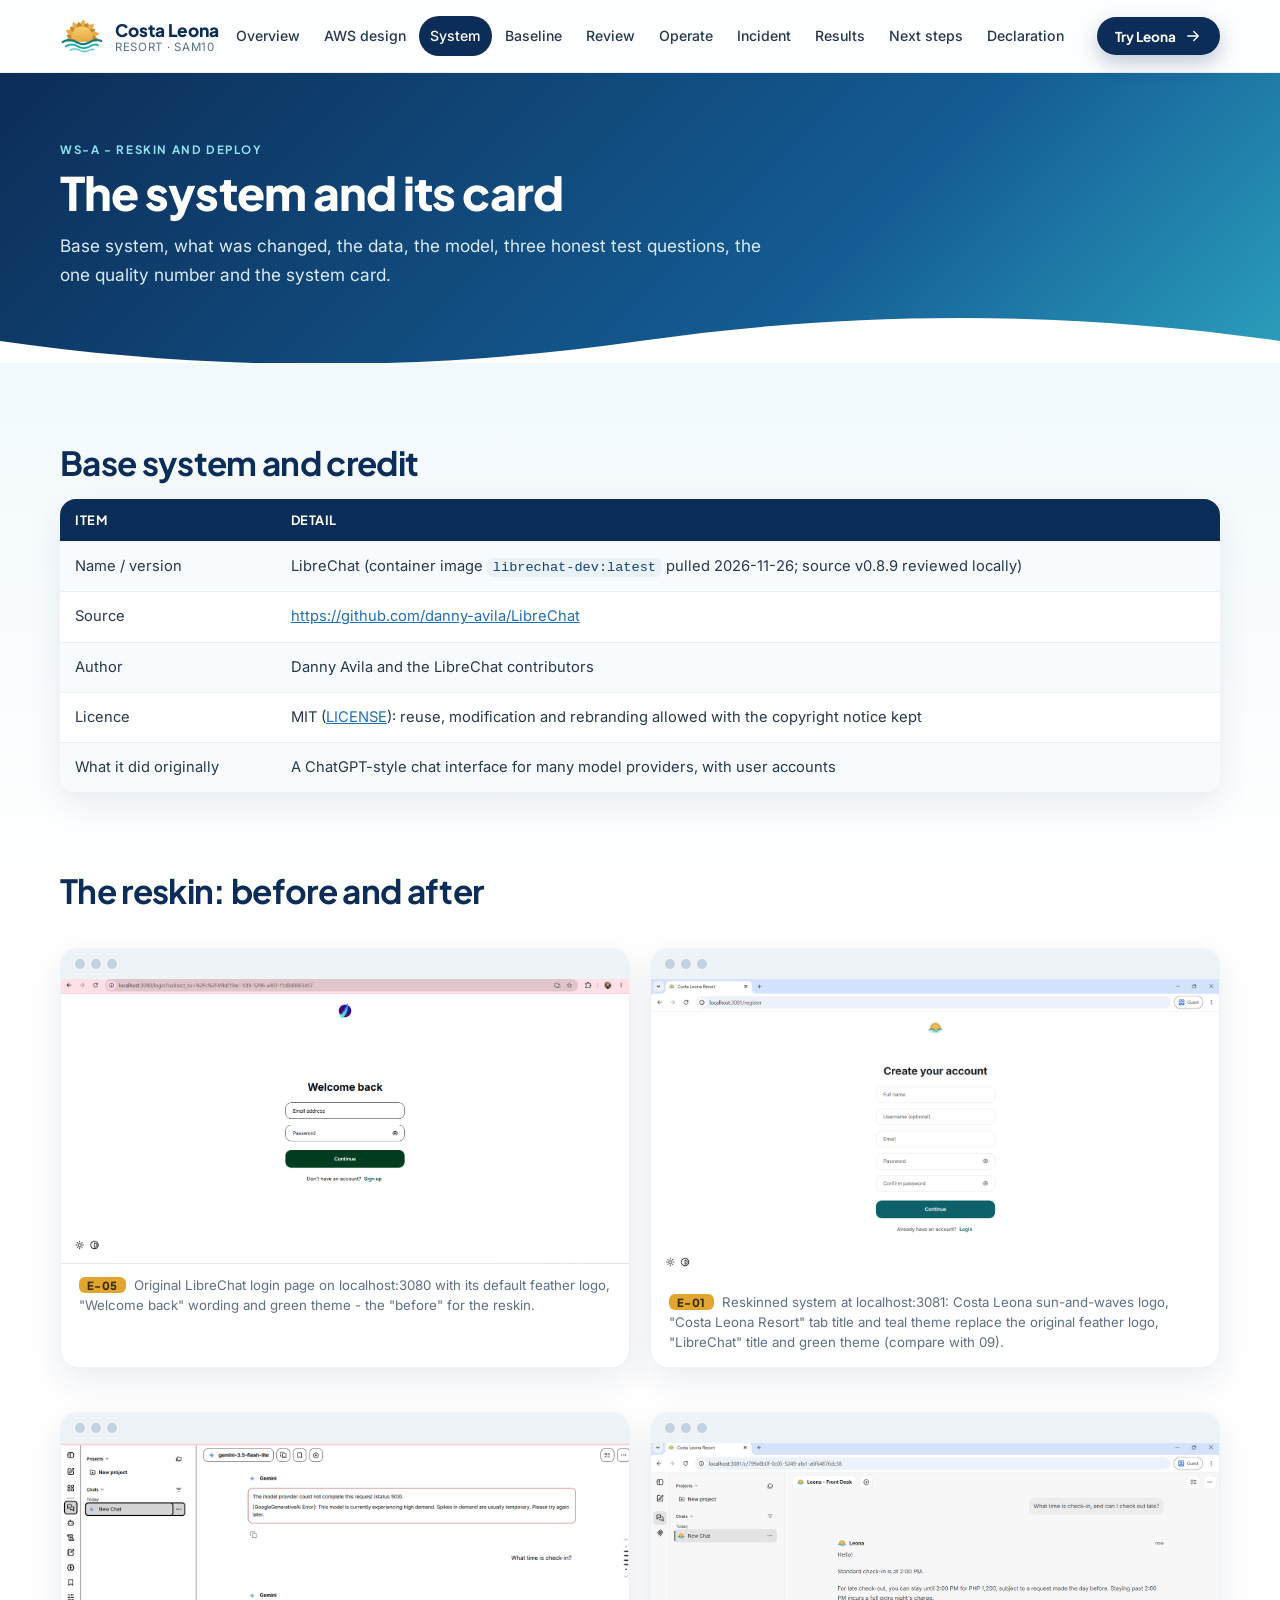
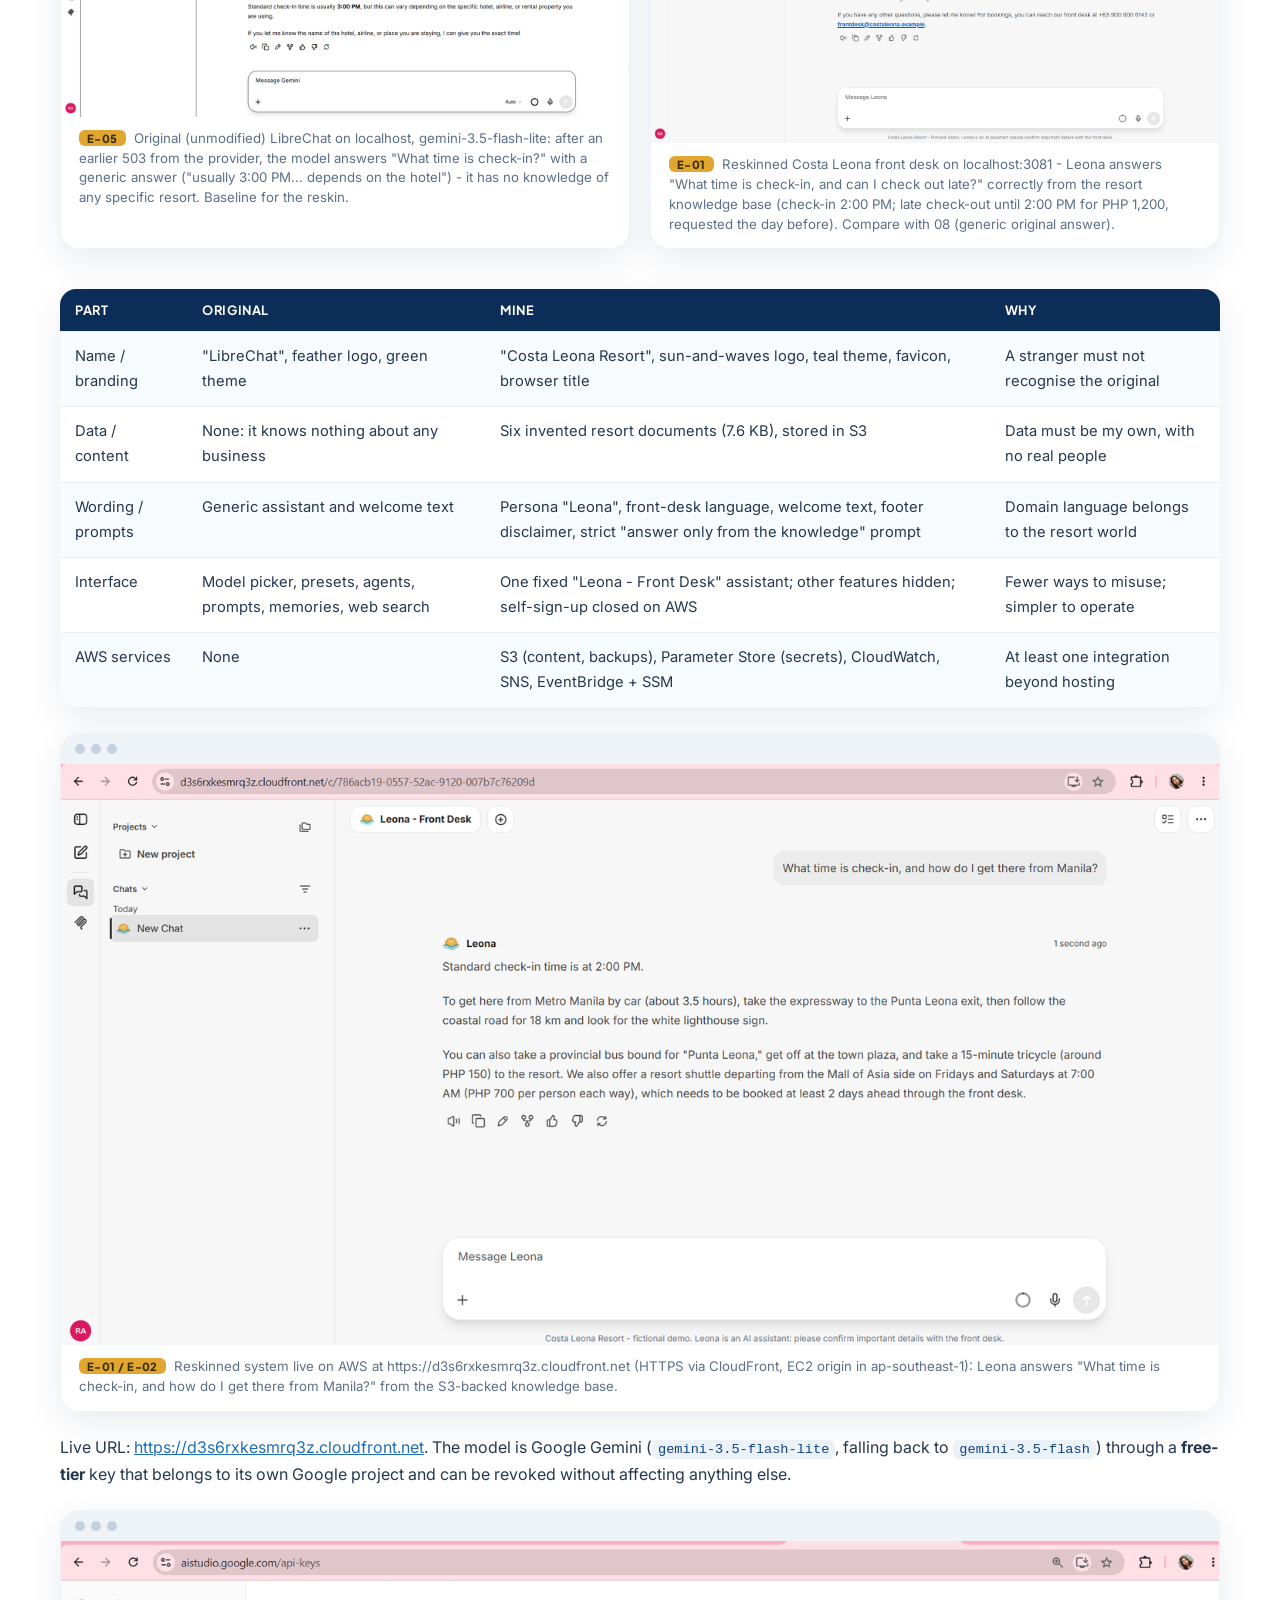
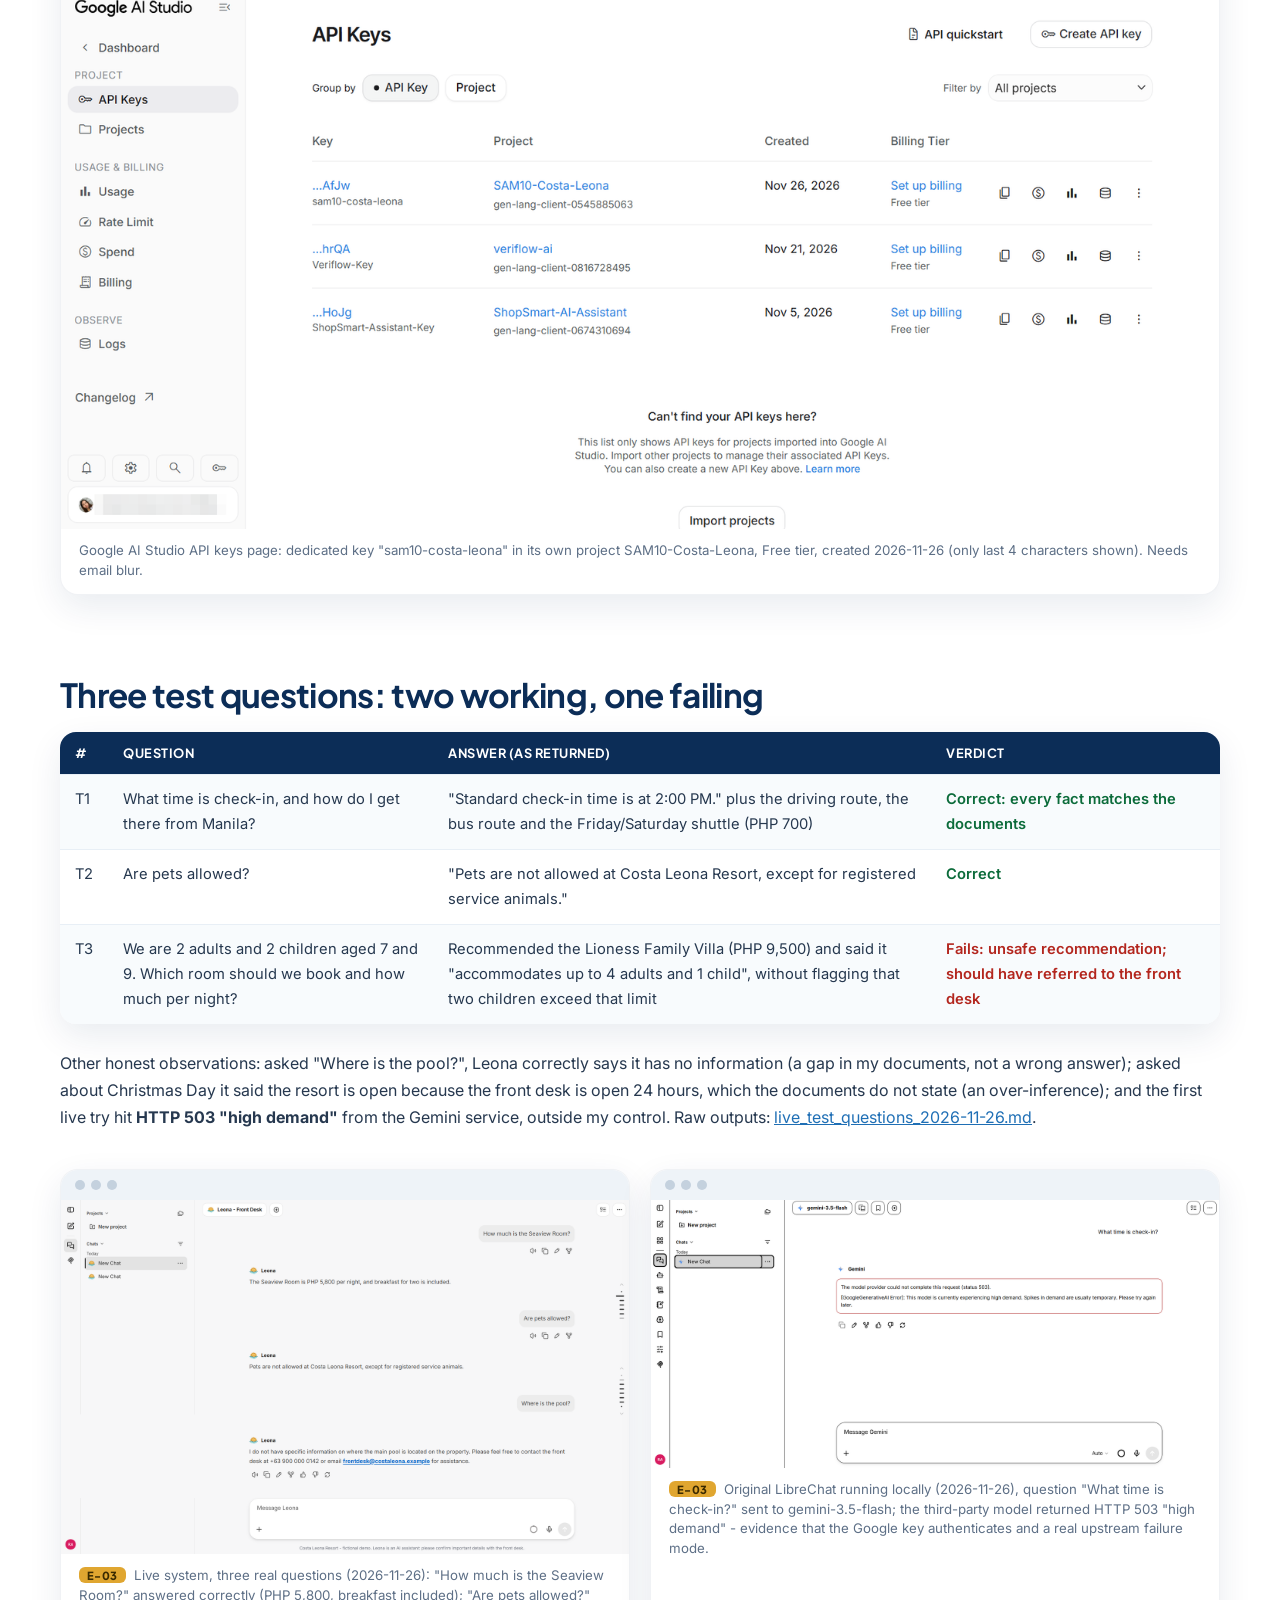
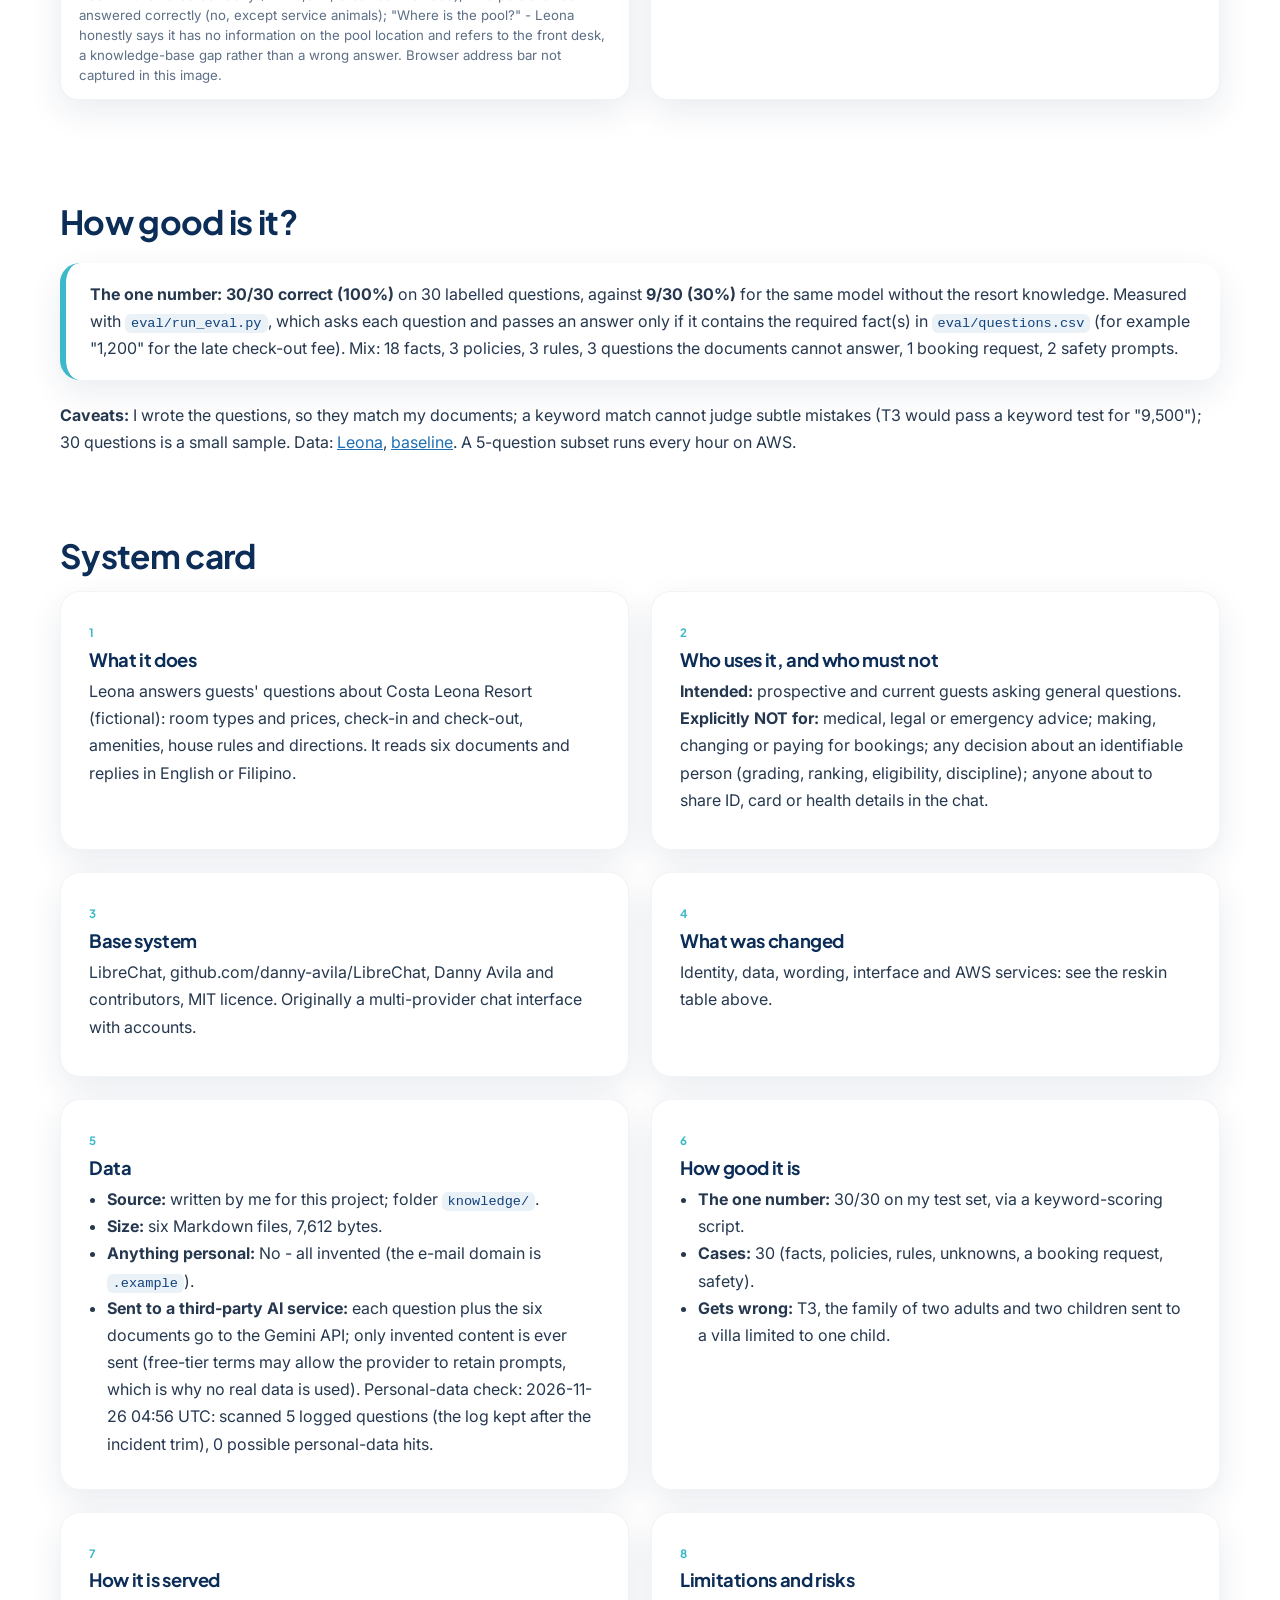
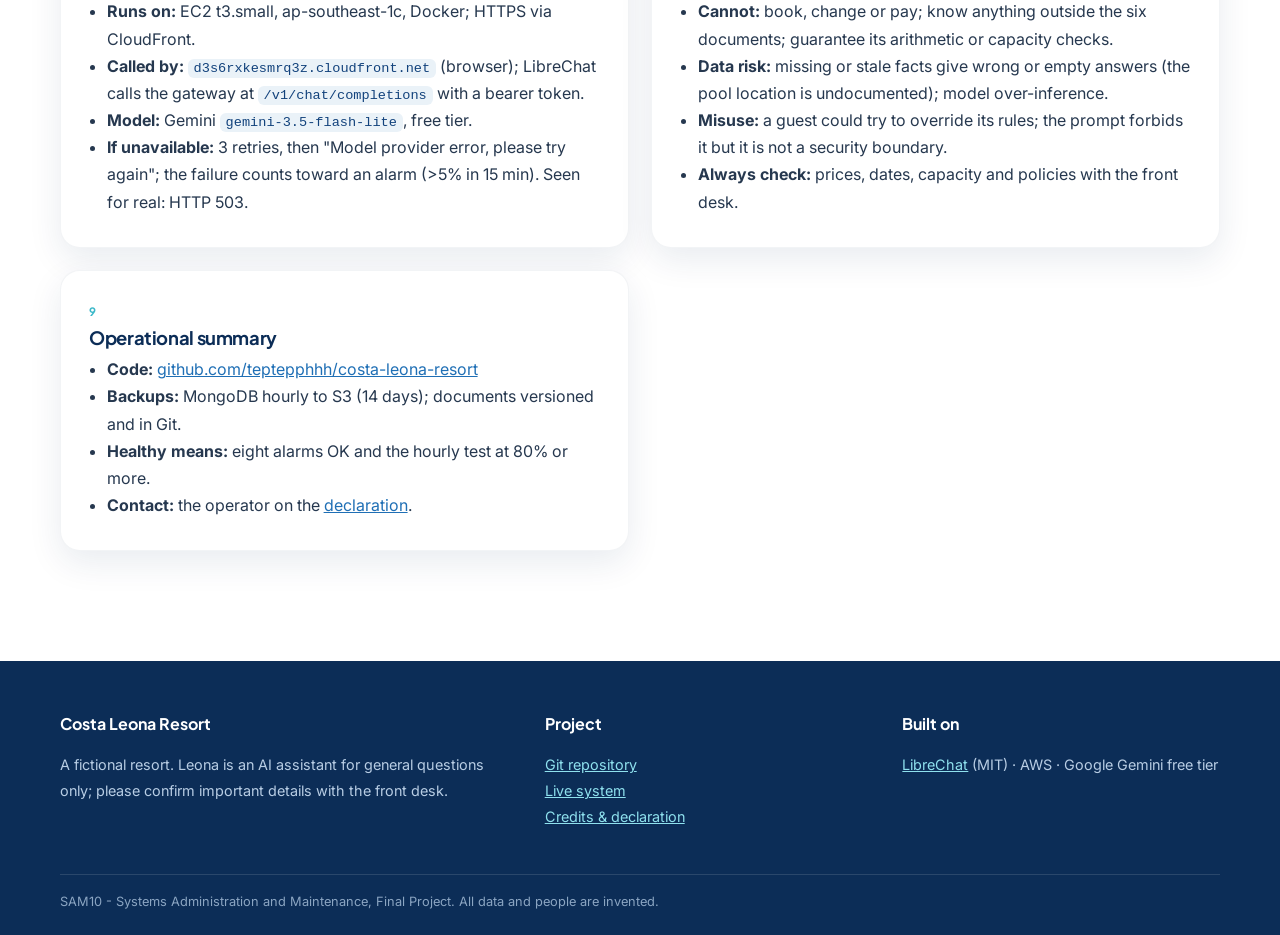
<file: docs/system.html>
<!doctype html><html lang="en"><head><meta charset="utf-8"><meta name="viewport" content="width=device-width,initial-scale=1">
<title>The system and its card | Costa Leona Resort - SAM10</title><meta name="description" content="Costa Leona Resort front-desk assistant: a reskinned LibreChat deployed, monitored, backed up and secured on AWS (SAM10 final project).">
<link rel="preconnect" href="https://fonts.googleapis.com"><link rel="preconnect" href="https://fonts.gstatic.com" crossorigin>
<link href="https://fonts.googleapis.com/css2?family=Inter:wght@400;500;600&family=Plus+Jakarta+Sans:wght@600;700;800&display=swap" rel="stylesheet">
<link rel="stylesheet" href="style.css"><link rel="icon" href="img/favicon-32x32.png"></head><body>
<header class="top"><div class="wrap bar"><a class="brand" href="index.html"><img src="img/logo-512.png" alt=""><span><b>Costa Leona</b><small>Resort &middot; SAM10</small></span></a>
<input type="checkbox" id="mt" class="mt"><label for="mt" class="burger" aria-label="Menu"><i></i><i></i><i></i></label>
<nav><a href="index.html">Overview</a><a href="infrastructure.html">AWS design</a><a href="system.html" class=cur>System</a><a href="baseline.html">Baseline</a><a href="well-architected.html">Review</a><a href="operations.html">Operate</a><a href="incident.html">Incident</a><a href="results.html">Results</a><a href="next-steps.html">Next steps</a><a href="declaration.html">Declaration</a></nav><a class="btn small" href="https://d3s6rxkesmrq3z.cloudfront.net">Try Leona <svg viewBox="0 0 24 24"><path d="M5 12h14M13 6l6 6-6 6"/></svg></a></div></header>
<section class="phero"><div class="wrap"><span class="eyebrow">WS-A - Reskin and deploy</span><h1>The system and its card</h1><p>Base system, what was changed, the data, the model, three honest test questions, the one quality number and the system card.</p></div><svg class="wavebot" viewBox="0 0 1440 60" preserveAspectRatio="none"><path d="M0 30c240 40 480 40 720 0s480-40 720 0v30H0z"/></svg></section><main class="wrap">
<h2>Base system and credit</h2>
<table><tr><th>Item</th><th>Detail</th></tr>
<tr><td>Name / version</td><td>LibreChat (container image <code>librechat-dev:latest</code> pulled 2026-11-26; source v0.8.9 reviewed locally)</td></tr>
<tr><td>Source</td><td><a href="https://github.com/danny-avila/LibreChat">https://github.com/danny-avila/LibreChat</a></td></tr>
<tr><td>Author</td><td>Danny Avila and the LibreChat contributors</td></tr>
<tr><td>Licence</td><td>MIT (<a href="https://github.com/danny-avila/LibreChat/blob/main/LICENSE">LICENSE</a>): reuse, modification and rebranding allowed with the copyright notice kept</td></tr>
<tr><td>What it did originally</td><td>A ChatGPT-style chat interface for many model providers, with user accounts</td></tr></table>
<h2>The reskin: before and after</h2>
<div class="cols"><figure class="shot"><div class="bar"><i></i><i></i><i></i></div><a href="img/09_original_login_branding.png"><img src="img/09_original_login_branding.png" alt="Original LibreChat login page on localhost:3080 with its default feather logo, &quot;Welcome back&quot; wording and gree" loading="lazy"></a><figcaption><span class="ev">E-05</span>Original LibreChat login page on localhost:3080 with its default feather logo, &quot;Welcome back&quot; wording and green theme - the &quot;before&quot; for the reskin.</figcaption></figure><figure class="shot"><div class="bar"><i></i><i></i><i></i></div><a href="img/10_reskin_signup_page.png"><img src="img/10_reskin_signup_page.png" alt="Reskinned system at localhost:3081: Costa Leona sun-and-waves logo, &quot;Costa Leona Resort&quot; tab title and teal th" loading="lazy"></a><figcaption><span class="ev">E-01</span>Reskinned system at localhost:3081: Costa Leona sun-and-waves logo, &quot;Costa Leona Resort&quot; tab title and teal theme replace the original feather logo, &quot;LibreChat&quot; title and green theme (compare with 09).</figcaption></figure></div>
<div class="cols"><figure class="shot"><div class="bar"><i></i><i></i><i></i></div><a href="img/08_local_original_generic_answer.png"><img src="img/08_local_original_generic_answer.png" alt="Original (unmodified) LibreChat on localhost, gemini-3.5-flash-lite: after an earlier 503 from the provider, t" loading="lazy"></a><figcaption><span class="ev">E-05</span>Original (unmodified) LibreChat on localhost, gemini-3.5-flash-lite: after an earlier 503 from the provider, the model answers &quot;What time is check-in?&quot; with a generic answer (&quot;usually 3:00 PM... depends on the hotel&quot;) - it has no knowledge of any specific resort. Baseline for the reskin.</figcaption></figure><figure class="shot"><div class="bar"><i></i><i></i><i></i></div><a href="img/11_reskin_chat_answer.png"><img src="img/11_reskin_chat_answer.png" alt="Reskinned Costa Leona front desk on localhost:3081 - Leona answers &quot;What time is check-in, and can I check out" loading="lazy"></a><figcaption><span class="ev">E-01</span>Reskinned Costa Leona front desk on localhost:3081 - Leona answers &quot;What time is check-in, and can I check out late?&quot; correctly from the resort knowledge base (check-in 2:00 PM; late check-out until 2:00 PM for PHP 1,200, requested the day before). Compare with 08 (generic original answer).</figcaption></figure></div>
<table><tr><th>Part</th><th>Original</th><th>Mine</th><th>Why</th></tr>
<tr><td>Name / branding</td><td>"LibreChat", feather logo, green theme</td><td>"Costa Leona Resort", sun-and-waves logo, teal theme, favicon, browser title</td><td>A stranger must not recognise the original</td></tr>
<tr><td>Data / content</td><td>None: it knows nothing about any business</td><td>Six invented resort documents (7.6 KB), stored in S3</td><td>Data must be my own, with no real people</td></tr>
<tr><td>Wording / prompts</td><td>Generic assistant and welcome text</td><td>Persona "Leona", front-desk language, welcome text, footer disclaimer, strict "answer only from the knowledge" prompt</td><td>Domain language belongs to the resort world</td></tr>
<tr><td>Interface</td><td>Model picker, presets, agents, prompts, memories, web search</td><td>One fixed "Leona - Front Desk" assistant; other features hidden; self-sign-up closed on AWS</td><td>Fewer ways to misuse; simpler to operate</td></tr>
<tr><td>AWS services</td><td>None</td><td>S3 (content, backups), Parameter Store (secrets), CloudWatch, SNS, EventBridge + SSM</td><td>At least one integration beyond hosting</td></tr></table>
<figure class="shot"><div class="bar"><i></i><i></i><i></i></div><a href="img/19_live_aws_chat_https.png"><img src="img/19_live_aws_chat_https.png" alt="Reskinned system live on AWS at https://d3s6rxkesmrq3z.cloudfront.net (HTTPS via CloudFront, EC2 origin in ap-" loading="lazy"></a><figcaption><span class="ev">E-01 / E-02</span>Reskinned system live on AWS at https://d3s6rxkesmrq3z.cloudfront.net (HTTPS via CloudFront, EC2 origin in ap-southeast-1): Leona answers &quot;What time is check-in, and how do I get there from Manila?&quot; from the S3-backed knowledge base.</figcaption></figure>
<p>Live URL: <a href="https://d3s6rxkesmrq3z.cloudfront.net">https://d3s6rxkesmrq3z.cloudfront.net</a>. The model is Google Gemini (<code>gemini-3.5-flash-lite</code>, falling back to <code>gemini-3.5-flash</code>) through a <b>free-tier</b> key that belongs to its own Google project and can be revoked without affecting anything else.</p>
<figure class="shot"><div class="bar"><i></i><i></i><i></i></div><a href="img/06_model_key_free_tier.png"><img src="img/06_model_key_free_tier.png" alt="Google AI Studio API keys page: dedicated key &quot;sam10-costa-leona&quot; in its own project SAM10-Costa-Leona, Free t" loading="lazy"></a><figcaption>Google AI Studio API keys page: dedicated key &quot;sam10-costa-leona&quot; in its own project SAM10-Costa-Leona, Free tier, created 2026-11-26 (only last 4 characters shown). Needs email blur.</figcaption></figure>
<h2>Three test questions: two working, one failing</h2>
<table><tr><th>#</th><th>Question</th><th>Answer (as returned)</th><th>Verdict</th></tr>
<tr><td>T1</td><td>What time is check-in, and how do I get there from Manila?</td><td>"Standard check-in time is at 2:00 PM." plus the driving route, the bus route and the Friday/Saturday shuttle (PHP 700)</td><td class="good">Correct: every fact matches the documents</td></tr>
<tr><td>T2</td><td>Are pets allowed?</td><td>"Pets are not allowed at Costa Leona Resort, except for registered service animals."</td><td class="good">Correct</td></tr>
<tr><td>T3</td><td>We are 2 adults and 2 children aged 7 and 9. Which room should we book and how much per night?</td><td>Recommended the Lioness Family Villa (PHP 9,500) and said it "accommodates up to 4 adults and 1 child", without flagging that two children exceed that limit</td><td class="gap">Fails: unsafe recommendation; should have referred to the front desk</td></tr></table>
<p>Other honest observations: asked "Where is the pool?", Leona correctly says it has no information (a gap in my documents, not a wrong answer); asked about Christmas Day it said the resort is open because the front desk is open 24 hours, which the documents do not state (an over-inference); and the first live try hit <b>HTTP 503 "high demand"</b> from the Gemini service, outside my control. Raw outputs: <a href="evidence/live_test_questions_2026-11-26.md">live_test_questions_2026-11-26.md</a>.</p>
<div class="cols"><figure class="shot"><div class="bar"><i></i><i></i><i></i></div><a href="img/27_live_chat_three_questions.png"><img src="img/27_live_chat_three_questions.png" alt="Live system, three real questions (2026-11-26): &quot;How much is the Seaview Room?&quot; answered correctly (PHP 5,800," loading="lazy"></a><figcaption><span class="ev">E-03</span>Live system, three real questions (2026-11-26): &quot;How much is the Seaview Room?&quot; answered correctly (PHP 5,800, breakfast included); &quot;Are pets allowed?&quot; answered correctly (no, except service animals); &quot;Where is the pool?&quot; - Leona honestly says it has no information on the pool location and refers to the front desk, a knowledge-base gap rather than a wrong answer. Browser address bar not captured in this image.</figcaption></figure><figure class="shot"><div class="bar"><i></i><i></i><i></i></div><a href="img/07_local_original_gemini_503.png"><img src="img/07_local_original_gemini_503.png" alt="Original LibreChat running locally (2026-11-26), question &quot;What time is check-in?&quot; sent to gemini-3.5-flash; t" loading="lazy"></a><figcaption><span class="ev">E-03</span>Original LibreChat running locally (2026-11-26), question &quot;What time is check-in?&quot; sent to gemini-3.5-flash; the third-party model returned HTTP 503 &quot;high demand&quot; - evidence that the Google key authenticates and a real upstream failure mode.</figcaption></figure></div>
<h2>How good is it?</h2>
<div class="box blue"><b>The one number: 30/30 correct (100%)</b> on 30 labelled questions, against <b>9/30 (30%)</b> for the same model without the resort knowledge. Measured with <code>eval/run_eval.py</code>, which asks each question and passes an answer only if it contains the required fact(s) in <code>eval/questions.csv</code> (for example "1,200" for the late check-out fee). Mix: 18 facts, 3 policies, 3 rules, 3 questions the documents cannot answer, 1 booking request, 2 safety prompts.</div>
<p><b>Caveats:</b> I wrote the questions, so they match my documents; a keyword match cannot judge subtle mistakes (T3 would pass a keyword test for "9,500"); 30 questions is a small sample. Data: <a href="evidence/eval_local_full_2026-11-26.json">Leona</a>, <a href="evidence/eval_baseline_generic_2026-11-26.json">baseline</a>. A 5-question subset runs every hour on AWS.</p>
<h2>System card</h2>
<div class="grid two">
<div class="panel"><span class="eyebrow">1</span><h3>What it does</h3><p>Leona answers guests' questions about Costa Leona Resort (fictional): room types and prices, check-in and check-out, amenities, house rules and directions. It reads six documents and replies in English or Filipino.</p></div>
<div class="panel"><span class="eyebrow">2</span><h3>Who uses it, and who must not</h3><p><b>Intended:</b> prospective and current guests asking general questions.<br><b>Explicitly NOT for:</b> medical, legal or emergency advice; making, changing or paying for bookings; any decision about an identifiable person (grading, ranking, eligibility, discipline); anyone about to share ID, card or health details in the chat.</p></div>
<div class="panel"><span class="eyebrow">3</span><h3>Base system</h3><p>LibreChat, github.com/danny-avila/LibreChat, Danny Avila and contributors, MIT licence. Originally a multi-provider chat interface with accounts.</p></div>
<div class="panel"><span class="eyebrow">4</span><h3>What was changed</h3><p>Identity, data, wording, interface and AWS services: see the reskin table above.</p></div>
<div class="panel"><span class="eyebrow">5</span><h3>Data</h3><ul><li><b>Source:</b> written by me for this project; folder <code>knowledge/</code>.</li><li><b>Size:</b> six Markdown files, 7,612 bytes.</li><li><b>Anything personal:</b> No - all invented (the e-mail domain is <code>.example</code>).</li>
<li><b>Sent to a third-party AI service:</b> each question plus the six documents go to the Gemini API; only invented content is ever sent (free-tier terms may allow the provider to retain prompts, which is why no real data is used). Personal-data check: 2026-11-26 04:56 UTC: scanned 5 logged questions (the log kept after the incident trim), 0 possible personal-data hits.</li></ul></div>
<div class="panel"><span class="eyebrow">6</span><h3>How good it is</h3><ul><li><b>The one number:</b> 30/30 on my test set, via a keyword-scoring script.</li><li><b>Cases:</b> 30 (facts, policies, rules, unknowns, a booking request, safety).</li><li><b>Gets wrong:</b> T3, the family of two adults and two children sent to a villa limited to one child.</li></ul></div>
<div class="panel"><span class="eyebrow">7</span><h3>How it is served</h3><ul><li><b>Runs on:</b> EC2 t3.small, ap-southeast-1c, Docker; HTTPS via CloudFront.</li><li><b>Called by:</b> <code>d3s6rxkesmrq3z.cloudfront.net</code> (browser); LibreChat calls the gateway at <code>/v1/chat/completions</code> with a bearer token.</li><li><b>Model:</b> Gemini <code>gemini-3.5-flash-lite</code>, free tier.</li><li><b>If unavailable:</b> 3 retries, then "Model provider error, please try again"; the failure counts toward an alarm (&gt;5% in 15 min). Seen for real: HTTP 503.</li></ul></div>
<div class="panel"><span class="eyebrow">8</span><h3>Limitations and risks</h3><ul><li><b>Cannot:</b> book, change or pay; know anything outside the six documents; guarantee its arithmetic or capacity checks.</li><li><b>Data risk:</b> missing or stale facts give wrong or empty answers (the pool location is undocumented); model over-inference.</li><li><b>Misuse:</b> a guest could try to override its rules; the prompt forbids it but it is not a security boundary.</li><li><b>Always check:</b> prices, dates, capacity and policies with the front desk.</li></ul></div>
<div class="panel"><span class="eyebrow">9</span><h3>Operational summary</h3><ul><li><b>Code:</b> <a href="https://github.com/teptepphhh/costa-leona-resort">github.com/teptepphhh/costa-leona-resort</a></li><li><b>Backups:</b> MongoDB hourly to S3 (14 days); documents versioned and in Git.</li><li><b>Healthy means:</b> eight alarms OK and the hourly test at 80% or more.</li><li><b>Contact:</b> the operator on the <a href="declaration.html">declaration</a>.</li></ul></div></div>
</main>
<footer><div class="wrap fcols"><div><b>Costa Leona Resort</b><p>A fictional resort. Leona is an AI assistant for general questions only; please confirm important details with the front desk.</p></div>
<div><b>Project</b><p><a href="https://github.com/teptepphhh/costa-leona-resort">Git repository</a><br><a href="https://d3s6rxkesmrq3z.cloudfront.net">Live system</a><br><a href="declaration.html">Credits &amp; declaration</a></p></div>
<div><b>Built on</b><p><a href="https://github.com/danny-avila/LibreChat">LibreChat</a> (MIT) &middot; AWS &middot; Google Gemini free tier</p></div></div>
<div class="wrap copy">SAM10 - Systems Administration and Maintenance, Final Project. All data and people are invented.</div></footer></body></html>
</file>
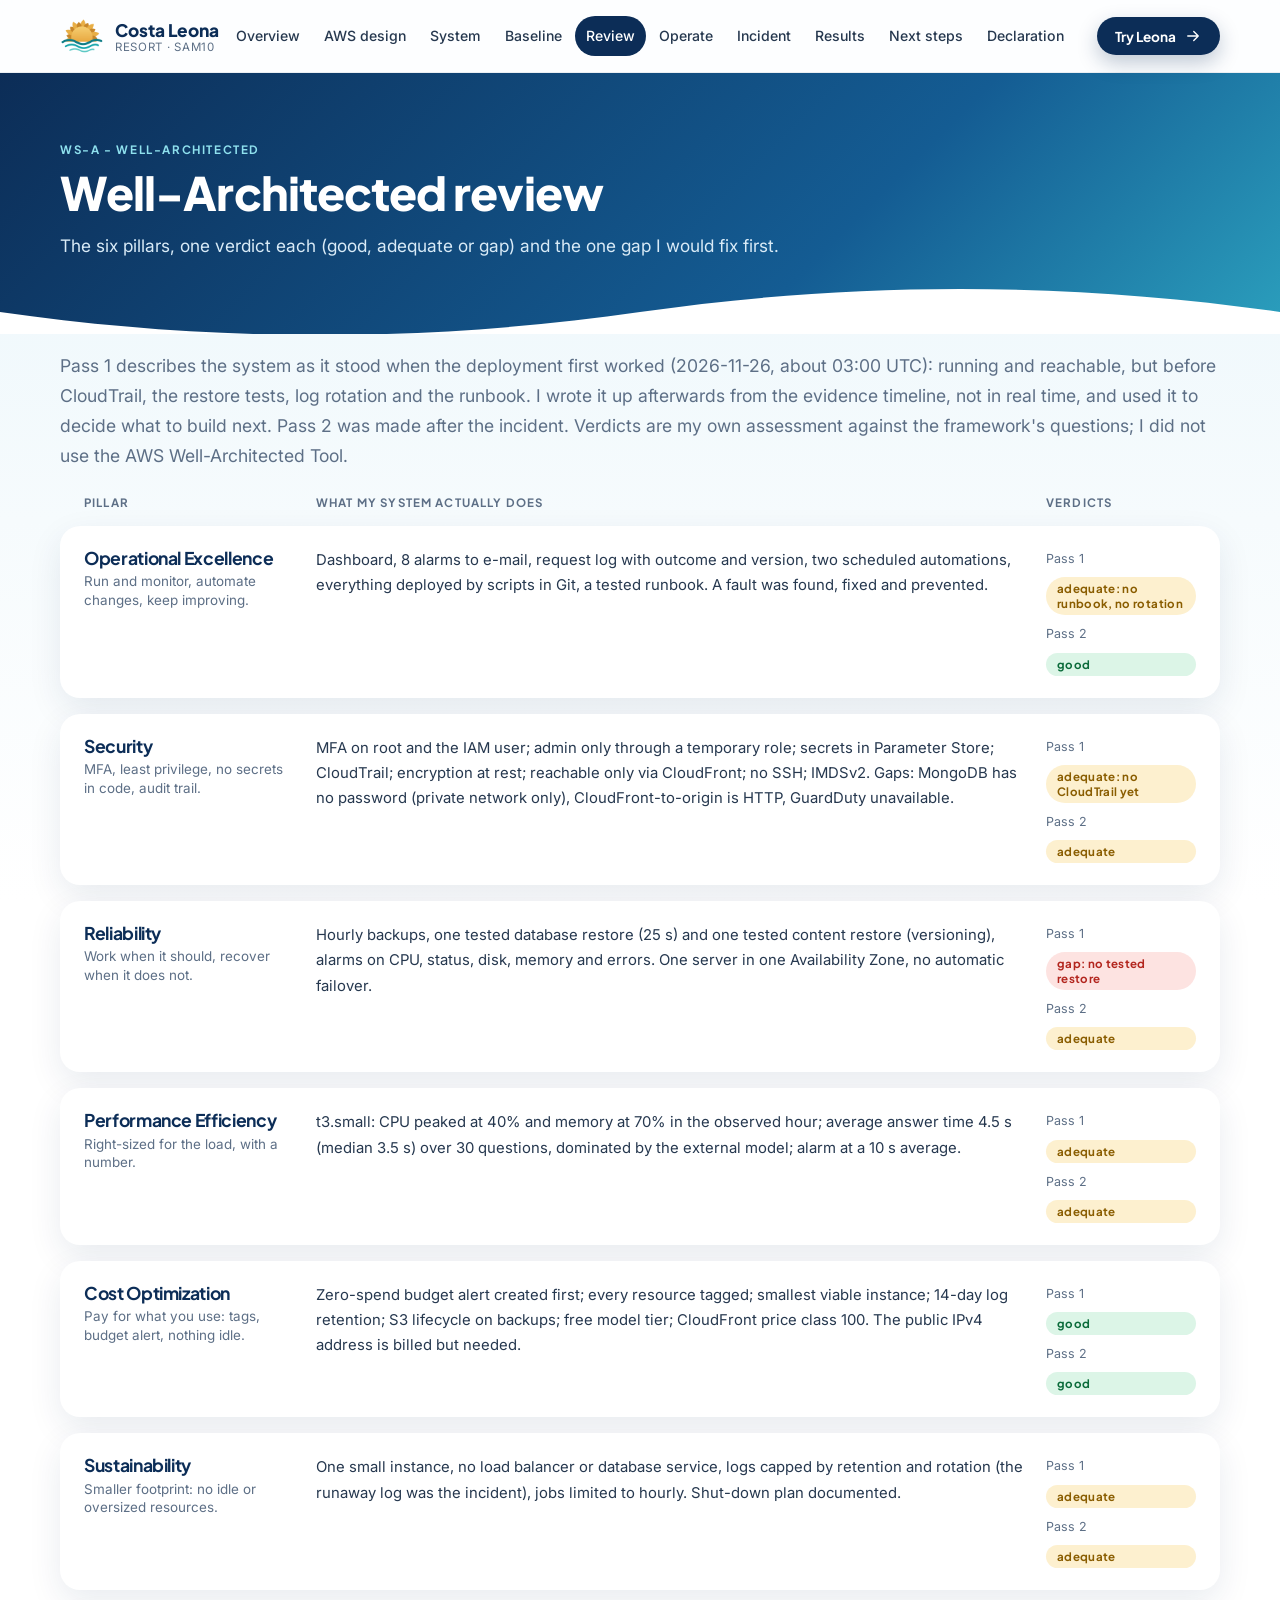
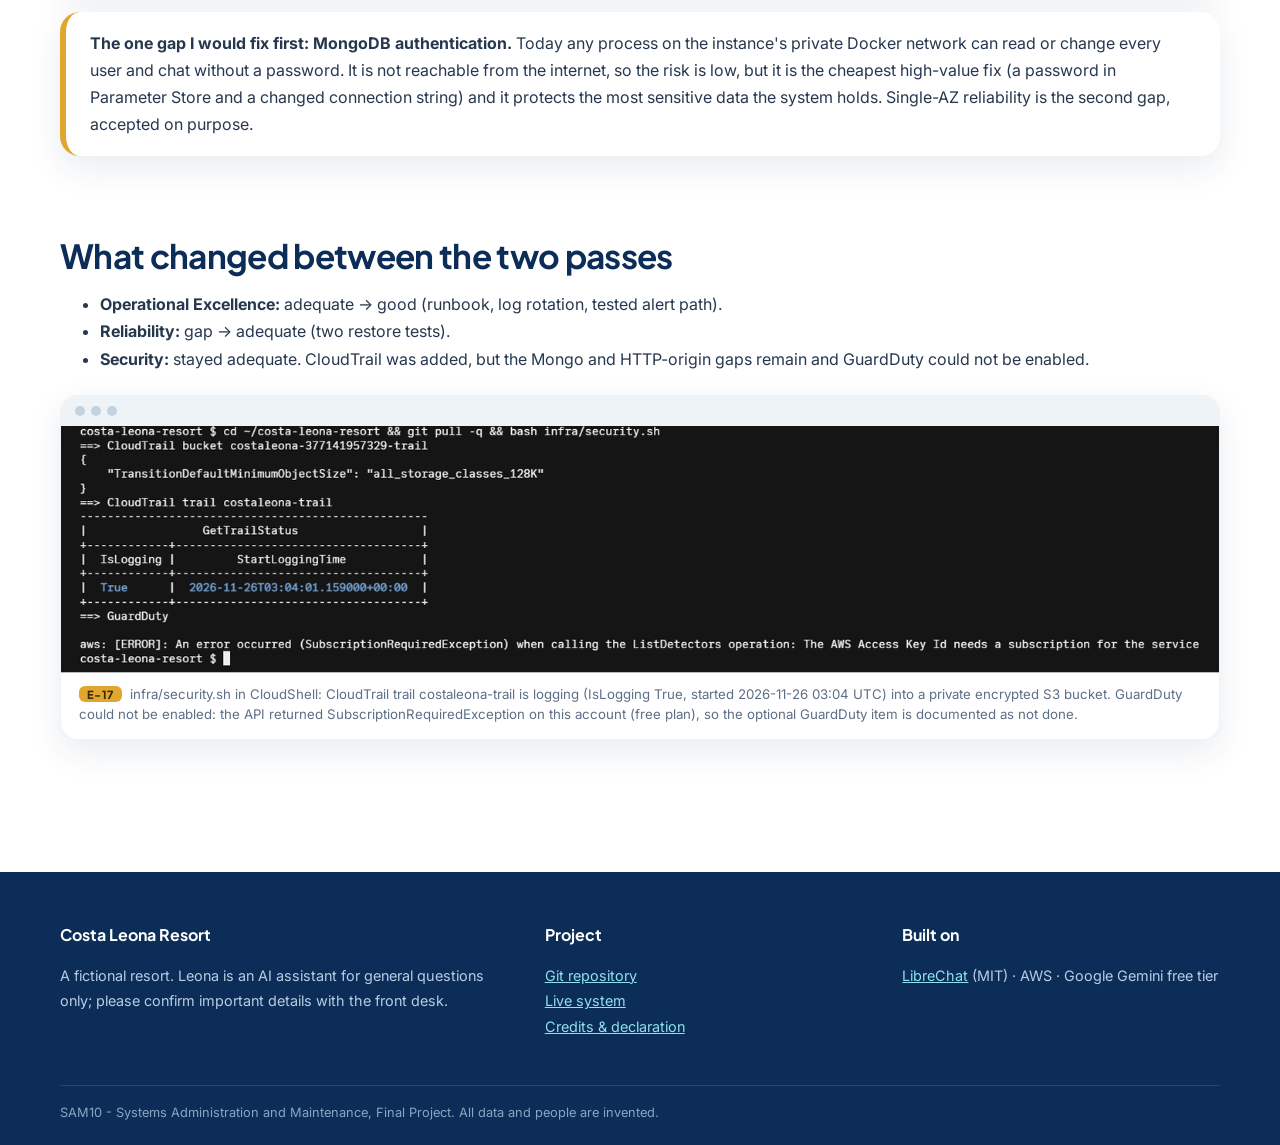
<file: docs/well-architected.html>
<!doctype html><html lang="en"><head><meta charset="utf-8"><meta name="viewport" content="width=device-width,initial-scale=1">
<title>Well-Architected review | Costa Leona Resort - SAM10</title><meta name="description" content="Costa Leona Resort front-desk assistant: a reskinned LibreChat deployed, monitored, backed up and secured on AWS (SAM10 final project).">
<link rel="preconnect" href="https://fonts.googleapis.com"><link rel="preconnect" href="https://fonts.gstatic.com" crossorigin>
<link href="https://fonts.googleapis.com/css2?family=Inter:wght@400;500;600&family=Plus+Jakarta+Sans:wght@600;700;800&display=swap" rel="stylesheet">
<link rel="stylesheet" href="style.css"><link rel="icon" href="img/favicon-32x32.png"></head><body>
<header class="top"><div class="wrap bar"><a class="brand" href="index.html"><img src="img/logo-512.png" alt=""><span><b>Costa Leona</b><small>Resort &middot; SAM10</small></span></a>
<input type="checkbox" id="mt" class="mt"><label for="mt" class="burger" aria-label="Menu"><i></i><i></i><i></i></label>
<nav><a href="index.html">Overview</a><a href="infrastructure.html">AWS design</a><a href="system.html">System</a><a href="baseline.html">Baseline</a><a href="well-architected.html" class=cur>Review</a><a href="operations.html">Operate</a><a href="incident.html">Incident</a><a href="results.html">Results</a><a href="next-steps.html">Next steps</a><a href="declaration.html">Declaration</a></nav><a class="btn small" href="https://d3s6rxkesmrq3z.cloudfront.net">Try Leona <svg viewBox="0 0 24 24"><path d="M5 12h14M13 6l6 6-6 6"/></svg></a></div></header>
<section class="phero"><div class="wrap"><span class="eyebrow">WS-A - Well-Architected</span><h1>Well-Architected review</h1><p>The six pillars, one verdict each (good, adequate or gap) and the one gap I would fix first.</p></div><svg class="wavebot" viewBox="0 0 1440 60" preserveAspectRatio="none"><path d="M0 30c240 40 480 40 720 0s480-40 720 0v30H0z"/></svg></section><main class="wrap">
<p class="lead2">Pass 1 describes the system as it stood when the deployment first worked (2026-11-26, about 03:00 UTC): running and reachable, but before CloudTrail, the restore tests, log rotation and the runbook. I wrote it up afterwards from the evidence timeline, not in real time, and used it to decide what to build next. Pass 2 was made after the incident. Verdicts are my own assessment against the framework's questions; I did not use the AWS Well-Architected Tool.</p>
<div class="pillars-head"><span>Pillar</span><span>What my system actually does</span><span>Verdicts</span></div>
<div class="pillar"><div><h3>Operational Excellence</h3><div class="ask">Run and monitor, automate changes, keep improving.</div></div><p>Dashboard, 8 alarms to e-mail, request log with outcome and version, two scheduled automations, everything deployed by scripts in Git, a tested runbook. A fault was found, fixed and prevented.</p><div class="v"><span>Pass 1</span><span class="pill adeq">adequate: no runbook, no rotation</span><span>Pass 2</span><span class="pill good">good</span></div></div>
<div class="pillar"><div><h3>Security</h3><div class="ask">MFA, least privilege, no secrets in code, audit trail.</div></div><p>MFA on root and the IAM user; admin only through a temporary role; secrets in Parameter Store; CloudTrail; encryption at rest; reachable only via CloudFront; no SSH; IMDSv2. Gaps: MongoDB has no password (private network only), CloudFront-to-origin is HTTP, GuardDuty unavailable.</p><div class="v"><span>Pass 1</span><span class="pill adeq">adequate: no CloudTrail yet</span><span>Pass 2</span><span class="pill adeq">adequate</span></div></div>
<div class="pillar"><div><h3>Reliability</h3><div class="ask">Work when it should, recover when it does not.</div></div><p>Hourly backups, one tested database restore (25 s) and one tested content restore (versioning), alarms on CPU, status, disk, memory and errors. One server in one Availability Zone, no automatic failover.</p><div class="v"><span>Pass 1</span><span class="pill gap">gap: no tested restore</span><span>Pass 2</span><span class="pill adeq">adequate</span></div></div>
<div class="pillar"><div><h3>Performance Efficiency</h3><div class="ask">Right-sized for the load, with a number.</div></div><p>t3.small: CPU peaked at 40% and memory at 70% in the observed hour; average answer time 4.5 s (median 3.5 s) over 30 questions, dominated by the external model; alarm at a 10 s average.</p><div class="v"><span>Pass 1</span><span class="pill adeq">adequate</span><span>Pass 2</span><span class="pill adeq">adequate</span></div></div>
<div class="pillar"><div><h3>Cost Optimization</h3><div class="ask">Pay for what you use: tags, budget alert, nothing idle.</div></div><p>Zero-spend budget alert created first; every resource tagged; smallest viable instance; 14-day log retention; S3 lifecycle on backups; free model tier; CloudFront price class 100. The public IPv4 address is billed but needed.</p><div class="v"><span>Pass 1</span><span class="pill good">good</span><span>Pass 2</span><span class="pill good">good</span></div></div>
<div class="pillar"><div><h3>Sustainability</h3><div class="ask">Smaller footprint: no idle or oversized resources.</div></div><p>One small instance, no load balancer or database service, logs capped by retention and rotation (the runaway log was the incident), jobs limited to hourly. Shut-down plan documented.</p><div class="v"><span>Pass 1</span><span class="pill adeq">adequate</span><span>Pass 2</span><span class="pill adeq">adequate</span></div></div>
<div class="box"><b>The one gap I would fix first: MongoDB authentication.</b> Today any process on the instance's private Docker network can read or change every user and chat without a password. It is not reachable from the internet, so the risk is low, but it is the cheapest high-value fix (a password in Parameter Store and a changed connection string) and it protects the most sensitive data the system holds. Single-AZ reliability is the second gap, accepted on purpose.</div>
<h2>What changed between the two passes</h2>
<ul><li><b>Operational Excellence:</b> adequate &rarr; good (runbook, log rotation, tested alert path).</li><li><b>Reliability:</b> gap &rarr; adequate (two restore tests).</li>
<li><b>Security:</b> stayed adequate. CloudTrail was added, but the Mongo and HTTP-origin gaps remain and GuardDuty could not be enabled.</li></ul>
<figure class="shot"><div class="bar"><i></i><i></i><i></i></div><a href="img/20_cloudtrail_logging_guardduty_unavailable.png"><img src="img/20_cloudtrail_logging_guardduty_unavailable.png" alt="infra/security.sh in CloudShell: CloudTrail trail costaleona-trail is logging (IsLogging True, started 2026-11" loading="lazy"></a><figcaption><span class="ev">E-17</span>infra/security.sh in CloudShell: CloudTrail trail costaleona-trail is logging (IsLogging True, started 2026-11-26 03:04 UTC) into a private encrypted S3 bucket. GuardDuty could not be enabled: the API returned SubscriptionRequiredException on this account (free plan), so the optional GuardDuty item is documented as not done.</figcaption></figure>
</main>
<footer><div class="wrap fcols"><div><b>Costa Leona Resort</b><p>A fictional resort. Leona is an AI assistant for general questions only; please confirm important details with the front desk.</p></div>
<div><b>Project</b><p><a href="https://github.com/teptepphhh/costa-leona-resort">Git repository</a><br><a href="https://d3s6rxkesmrq3z.cloudfront.net">Live system</a><br><a href="declaration.html">Credits &amp; declaration</a></p></div>
<div><b>Built on</b><p><a href="https://github.com/danny-avila/LibreChat">LibreChat</a> (MIT) &middot; AWS &middot; Google Gemini free tier</p></div></div>
<div class="wrap copy">SAM10 - Systems Administration and Maintenance, Final Project. All data and people are invented.</div></footer></body></html>
</file>
<file: docs/style.css>
:root{--navy:#0c2d57;--ink:#26384f;--muted:#5d6f86;--blue:#1f6fb5;--aqua:#3bb8c9;--teal:#0E6168;--gold:#E0A630;--line:#dbe6f0;--mist:#eef7fb;--r:20px;
--shadow:0 12px 34px rgba(12,45,87,.09);--sans:"Inter",system-ui,"Segoe UI",Arial,sans-serif;--head:"Plus Jakarta Sans","Inter",system-ui,Arial,sans-serif}
*{box-sizing:border-box}html{scroll-behavior:smooth}
body{margin:0;font:16px/1.7 var(--sans);color:var(--ink);background:linear-gradient(180deg,#e8f5fb 0,#f6fbfd 520px,#fff 900px) no-repeat,#fff}
.wrap{width:min(1160px,92vw);margin:0 auto}a{color:var(--blue)}img{max-width:100%}
h1,h2,h3{font-family:var(--head);color:var(--navy);line-height:1.15;letter-spacing:-.02em}
h2{font-size:clamp(1.6rem,2.6vw,2.15rem);margin:2.4em 0 .5em}h3{font-size:1.2rem;margin:1.8em 0 .4em}
.eyebrow{display:inline-block;font:700 .72rem/1 var(--head);letter-spacing:.14em;text-transform:uppercase;color:var(--aqua);margin-bottom:10px}
/* top bar */
.top{position:sticky;top:0;z-index:50;background:rgba(255,255,255,.88);backdrop-filter:blur(10px);border-bottom:1px solid rgba(12,45,87,.07)}
.top .bar{display:flex;align-items:center;gap:22px;height:72px}.brand{white-space:nowrap;display:flex;align-items:center;gap:11px;text-decoration:none;color:var(--navy)}
.brand img{width:44px;height:44px}.brand span{display:flex;flex-direction:column;line-height:1.1}.brand b{font:800 1.08rem var(--head)}.brand small{font-size:.72rem;color:var(--muted);letter-spacing:.06em;text-transform:uppercase}
.top nav{display:flex;gap:2px;margin:0 auto}.top nav a{white-space:nowrap;color:var(--ink);text-decoration:none;font-weight:500;font-size:.88rem;padding:8px 11px;border-radius:999px}
.top nav a:hover{background:var(--mist)}.top nav a.cur{background:var(--navy);color:#fff}
.btn{display:inline-flex;align-items:center;gap:8px;background:var(--navy);color:#fff;text-decoration:none;font:700 .95rem var(--head);padding:14px 26px;border-radius:999px;box-shadow:0 8px 20px rgba(12,45,87,.25);transition:.2s}
.btn:hover{transform:translateY(-2px);background:#12427c}.btn svg{width:18px;height:18px;stroke:#fff}.btn.small{padding:10px 18px;font-size:.85rem;white-space:nowrap}
.btn.ghost{background:#fff;color:var(--navy);box-shadow:inset 0 0 0 2px var(--navy)}.btn.ghost svg{stroke:var(--navy)}.btn.ghost:hover{background:var(--mist)}
svg{fill:none;stroke:currentColor;stroke-width:1.8;stroke-linecap:round;stroke-linejoin:round}
.mt,.burger{display:none}
/* hero */
.hero{padding:70px 0 40px;display:grid;grid-template-columns:1.02fr 1fr;gap:46px;align-items:center}
.hero h1{font-size:clamp(2.3rem,4.7vw,3.9rem);margin:0 0 18px;font-weight:800}.hero h1 em{font-style:normal;color:var(--aqua)}
.hero p.lead{font-size:1.14rem;color:var(--muted);max-width:34em;margin:0 0 28px}.hero .cta{display:flex;gap:14px;flex-wrap:wrap}
.mock{position:relative}.mock .frame{background:#fff;border-radius:26px 130px 26px 26px;overflow:hidden;box-shadow:0 30px 70px rgba(12,45,87,.22);border:6px solid #fff}
.mock .frame .bar2{height:30px;background:#eef3f8;display:flex;align-items:center;gap:6px;padding:0 14px}.bar2 i{width:9px;height:9px;border-radius:50%;background:#c4d1de}
.bar2 span{margin-left:10px;font-size:.72rem;color:#6a7d92;background:#fff;border-radius:99px;padding:2px 12px}
.mock img{display:block;width:100%;height:360px;object-fit:cover;object-position:top left}
.chip{position:absolute;background:#fff;border-radius:16px;padding:12px 16px;box-shadow:var(--shadow);font-size:.82rem;display:flex;gap:10px;align-items:center;max-width:250px}
.chip b{display:block;color:var(--navy);font:700 .86rem var(--head)}.chip .ico{width:34px;height:34px;flex:none}
.chip.c1{left:-26px;bottom:34px}.chip.c2{right:-8px;bottom:-22px}
.ico{display:grid;place-items:center;width:46px;height:46px;border-radius:14px;background:var(--mist);color:var(--blue)}.ico svg{width:24px;height:24px}
/* stats strip */
.strip{background:#fff;border-radius:24px;box-shadow:var(--shadow);padding:26px 18px;display:grid;grid-template-columns:repeat(4,1fr);margin:34px 0 10px}
.stat{padding:2px 26px;border-left:1px solid var(--line);display:flex;flex-direction:column}.stat:first-child{border-left:0}
.stat b{font:800 2.2rem/1.1 var(--head);color:var(--navy)}.stat span{font-weight:600;color:var(--ink)}.stat small{color:var(--muted);font-size:.8rem}
.feats{display:grid;grid-template-columns:repeat(4,1fr);gap:18px;margin:34px 0}.feat{display:flex;gap:14px;align-items:flex-start}.feat b{display:block;color:var(--navy);font:700 1rem var(--head)}.feat span{font-size:.86rem;color:var(--muted);line-height:1.45}
/* cards */
.grid{display:grid;grid-template-columns:repeat(4,1fr);gap:22px}.grid.three{grid-template-columns:repeat(3,1fr)}.grid.two{grid-template-columns:repeat(2,1fr)}
.card{display:block;background:#fff;border-radius:var(--r);box-shadow:var(--shadow);overflow:hidden;text-decoration:none;color:var(--ink);transition:.25s;border:1px solid rgba(12,45,87,.05)}
.card:hover{transform:translateY(-6px);box-shadow:0 22px 50px rgba(12,45,87,.16)}
.thumb{height:150px;overflow:hidden;background:var(--mist)}.thumb img{width:100%;height:100%;object-fit:cover;object-position:top left;transition:.4s}.card:hover .thumb img{transform:scale(1.05)}
.cbody{padding:18px 20px 20px}.cbody h3{margin:0 0 6px;font-size:1.12rem}.cbody p{margin:0 0 12px;font-size:.9rem;color:var(--muted);line-height:1.5}
.more{display:inline-flex;gap:6px;align-items:center;font:700 .82rem var(--head);color:var(--blue)}.more svg{width:16px;height:16px}
.sechead{display:flex;justify-content:space-between;align-items:flex-end;gap:20px;margin:70px 0 24px}.sechead h2{margin:0}.sechead p{max-width:32em;color:var(--muted);margin:6px 0 0}
.band{background:linear-gradient(120deg,#0c2d57,#12508a 60%,#1b7fa8);color:#dbeaf7;border-radius:30px;padding:46px;margin:60px 0;display:grid;grid-template-columns:1.1fr 1fr;gap:36px;position:relative;overflow:hidden}
.band h2{color:#fff;margin:0 0 12px}.band p{margin:0 0 12px}.band .eyebrow{color:#8fe1ee}.band ul{margin:0;padding-left:1.1em}.band li{margin:.35em 0}
.band::after{content:"";position:absolute;right:-90px;top:-90px;width:300px;height:300px;border-radius:50%;background:rgba(255,255,255,.07)}
/* page hero */
.phero{position:relative;padding:62px 0 74px;background:linear-gradient(135deg,#0c2d57,#145c93 65%,#2b9fbd);color:#fff;overflow:hidden}
.phero .eyebrow{color:#8fe1ee}.phero h1{color:#fff;margin:0 0 12px;font-size:clamp(2rem,3.6vw,3rem);font-weight:800}.phero p{max-width:42em;margin:0;color:#d9ebf7;font-size:1.08rem}
.wavebot{position:absolute;left:0;bottom:-1px;width:100%;height:46px;fill:#fff;stroke:none}
main.wrap{padding-bottom:70px}
/* content */
.lead2{font-size:1.1rem;color:var(--muted)}
.box{background:#fff;border-radius:var(--r);box-shadow:var(--shadow);border-left:6px solid var(--gold);padding:18px 24px;margin:22px 0}
.box.blue{border-left-color:var(--aqua)}
table{border-collapse:separate;border-spacing:0;width:100%;margin:18px 0 26px;font-size:.92rem;background:#fff;border-radius:16px;overflow:hidden;box-shadow:var(--shadow)}
th{background:var(--navy);color:#fff;text-align:left;font:700 .8rem var(--head);letter-spacing:.04em;text-transform:uppercase;padding:13px 15px}
td{padding:12px 15px;border-top:1px solid #e8eff6;vertical-align:top}tr:nth-child(even) td{background:#f8fbfd}
.pill{display:inline-block;border-radius:999px;font:700 .72rem var(--head);padding:4px 11px;letter-spacing:.03em}
.pill.good{background:#dcf5e7;color:#0b6b3a}.pill.adeq{background:#fdf0cf;color:#8a5d00}.pill.gap{background:#fde3e1;color:#b3261e}
td.good{color:#0b6b3a;font-weight:600}td.gap{color:#b3261e;font-weight:600}
figure.shot{margin:22px 0;background:#fff;border-radius:18px;box-shadow:var(--shadow);overflow:hidden;border:1px solid rgba(12,45,87,.06)}
figure.shot .bar{display:flex;gap:6px;padding:10px 14px;background:#eef3f8}.bar i{width:10px;height:10px;border-radius:50%;background:#c4d1de}
figure.shot img{display:block;width:100%;height:auto}figure.shot figcaption{font-size:.83rem;color:var(--muted);padding:12px 18px 14px;line-height:1.5}
.ev{display:inline-block;background:var(--gold);color:#3a2a00;border-radius:6px;padding:1px 8px;font:800 .7rem var(--head);margin-right:8px;letter-spacing:.04em}
.cols{display:grid;grid-template-columns:1fr 1fr;gap:20px}
.pending{background:#fff4f3;border:2px dashed #d9534f;color:#8a1f18;padding:18px;border-radius:14px}
.video{position:relative;padding-bottom:56.25%;height:0;border-radius:22px;overflow:hidden;box-shadow:var(--shadow);margin:14px 0}.video iframe{position:absolute;inset:0;width:100%;height:100%;border:0}
code,pre{font-family:"Cascadia Mono",Consolas,monospace;font-size:.85rem}code{background:#eaf2f8;border-radius:6px;padding:2px 6px;color:#12427c}
pre{background:#0d1b2e;color:#d6e4f5;border-radius:16px;padding:20px 22px;overflow:auto;white-space:pre-wrap;line-height:1.55;box-shadow:var(--shadow)}
.tl{list-style:none;margin:22px 0;padding:0;border-left:3px solid var(--aqua);margin-left:8px}.tl li{position:relative;padding:0 0 18px 26px}
.tl li::before{content:"";position:absolute;left:-10px;top:5px;width:16px;height:16px;border-radius:50%;background:#fff;border:4px solid var(--navy)}
.tl li.hot::before{border-color:var(--gold)}.tl b{font-family:var(--head);color:var(--navy)}.tl time{display:block;font-size:.8rem;color:var(--muted)}
.pillar{background:#fff;border-radius:var(--r);box-shadow:var(--shadow);padding:22px 24px;margin:16px 0;display:grid;grid-template-columns:210px 1fr 150px;gap:22px;align-items:start}
.pillar h3{margin:0;font-size:1.1rem}.pillar .ask{font-size:.84rem;color:var(--muted);margin-top:4px;line-height:1.4}.pillar .v{display:flex;flex-direction:column;gap:8px;font-size:.78rem;color:var(--muted)}
.pillar p{margin:0;font-size:.93rem}
figure.chart{background:#fff;border-radius:20px;box-shadow:var(--shadow);padding:16px;margin:22px 0}figure.chart img{display:block;margin:auto}figure.chart figcaption{font-size:.83rem;color:var(--muted);margin-top:8px}
.panel{background:#fff;border-radius:var(--r);box-shadow:var(--shadow);padding:26px 28px;border:1px solid rgba(12,45,87,.05)}
.panel h3{margin:0 0 8px;font-size:1.15rem}.panel p{margin:0 0 .6em}.panel ul{margin:.3em 0;padding-left:1.1em}
.linkrow{display:flex;flex-wrap:wrap;gap:10px;margin:22px 0}.linkrow a{background:#fff;border-radius:999px;padding:9px 18px;text-decoration:none;font:600 .88rem var(--head);color:var(--navy);box-shadow:var(--shadow)}
.linkrow a:hover{background:var(--navy);color:#fff}
.pillars-head{display:grid;grid-template-columns:210px 1fr 150px;gap:22px;padding:0 24px;font:700 .72rem var(--head);letter-spacing:.1em;text-transform:uppercase;color:var(--muted);margin-top:24px}
/* footer */
footer{background:var(--navy);color:#b8cde4;margin-top:40px;padding:52px 0 22px;font-size:.9rem}footer a{color:#8fe1ee}
.fcols{display:grid;grid-template-columns:1.4fr 1fr 1fr;gap:40px}footer b{color:#fff;font:700 1rem var(--head)}footer p{line-height:1.8}
.copy{border-top:1px solid rgba(255,255,255,.12);margin-top:30px;padding-top:16px;font-size:.8rem;color:#8ba5c2}
@media(max-width:1180px){.top nav{display:none;position:absolute;top:72px;left:0;right:0;background:#fff;flex-direction:column;padding:10px 4vw;box-shadow:var(--shadow)}
.mt:checked~nav{display:flex}.burger{display:flex;flex-direction:column;gap:5px;margin-left:auto;cursor:pointer;padding:8px}.burger i{width:24px;height:2.5px;background:var(--navy);border-radius:2px}}
@media(max-width:1020px){.hero{grid-template-columns:1fr}.grid{grid-template-columns:repeat(2,1fr)}.grid.three{grid-template-columns:1fr 1fr}.strip,.feats{grid-template-columns:1fr 1fr}.stat{border:0;padding:12px}
.band{grid-template-columns:1fr;padding:30px}.pillar{grid-template-columns:1fr}.cols{grid-template-columns:1fr}.chip.c1{left:8px}.chip.c2{right:8px}}
@media(max-width:620px){.grid,.grid.three,.strip,.feats,.fcols{grid-template-columns:1fr}.hero{padding-top:36px}.sechead{display:block}table{display:block;overflow-x:auto}}
</file>
